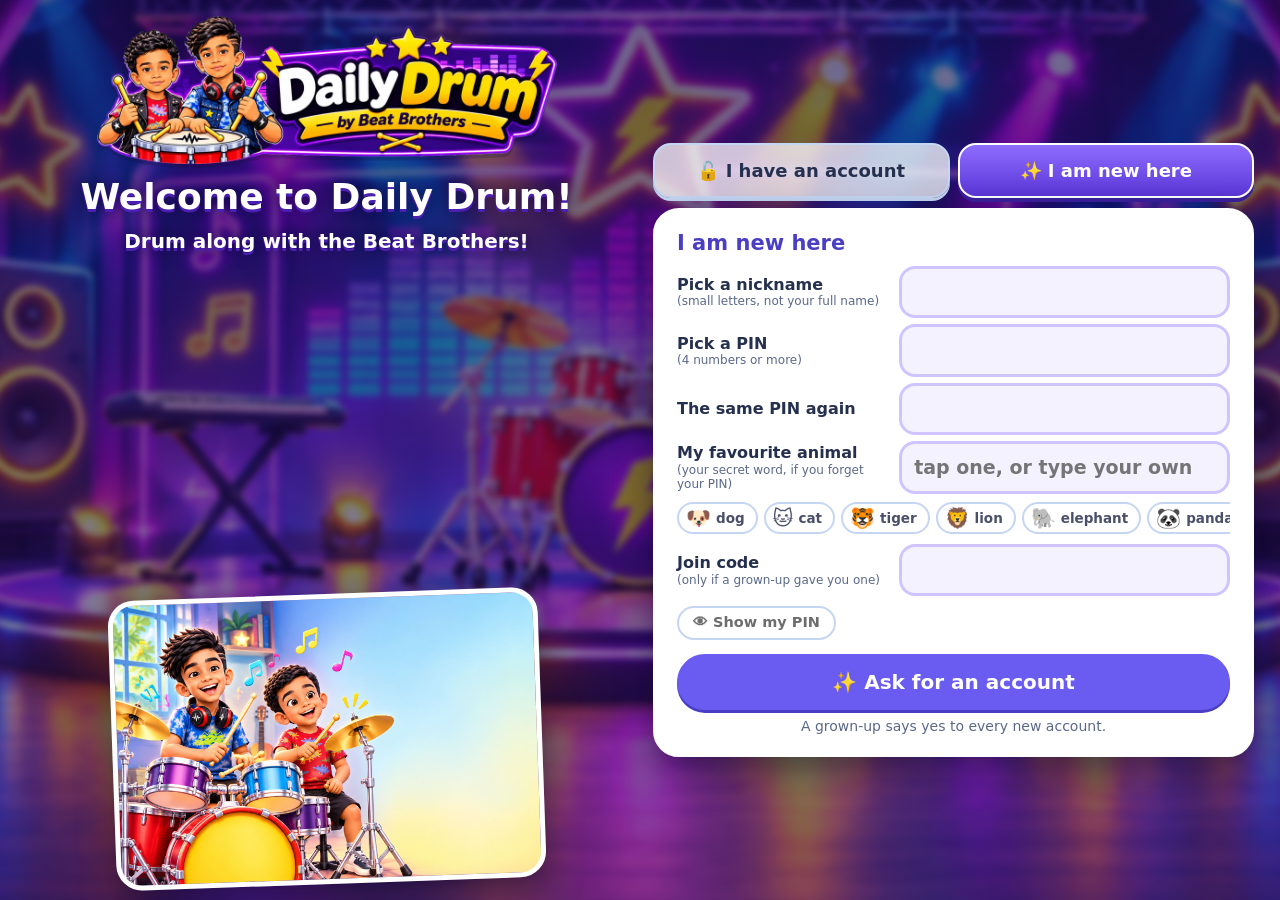
<file: index.html>
<!doctype html>
<html lang="en">
<head>
<meta charset="utf-8">
<meta name="viewport" content="width=device-width, initial-scale=1, viewport-fit=cover">
<title>Daily Drum</title>
<meta name="theme-color" content="#4b2bb8">
<meta name="mobile-web-app-capable" content="yes">
<meta name="apple-mobile-web-app-capable" content="yes">
<meta name="apple-mobile-web-app-title" content="Daily Drum">
<link rel="manifest" href="manifest.webmanifest">
<link rel="apple-touch-icon" href="icon-180.png">
<link rel="icon" type="image/png" href="icon-180.png">
<link rel="stylesheet" href="style.css">
<link rel="stylesheet" href="app.css">
</head>
<body>
<header>
  <button class="brand" id="brandName" title="Home"><span id="brandMark" class="logoMark"></span><span id="brandTxt">Daily Drum</span></button>
  <nav>
    <button id="navHub" class="tab"><span class="ti">&#127968;</span><span class="tx">Home</span></button>
    <button id="navLearn" class="tab"><span class="ti">&#129517;</span><span class="tx">Basics</span></button>
    <button id="navHome" class="tab"><span class="ti">&#129345;</span><span class="tx">Lessons</span></button>
    <button id="navSongs" class="tab"><span class="ti">&#127925;</span><span class="tx">Songs</span></button>
    <button id="navTour" class="tab"><span class="ti">&#127942;</span><span class="tx">Tour</span></button>
    <button id="navFriends" class="tab"><span class="ti">&#128101;</span><span class="tx">Friends</span></button>
    <button id="navProgress" class="tab"><span class="ti">&#11088;</span><span class="tx">Progress</span></button>
  </nav>
  <button id="navMe" class="meBtn" title="My drummer, my account, log out" aria-haspopup="true" aria-expanded="false"><span id="meFace" class="face"></span><span id="meName"></span><span class="caret">&#9662;</span></button>
  <div id="meMenu" class="meMenu hidden" role="menu">
    <div id="mmWho" class="mmWho"></div>
    <button id="mmMe" role="menuitem">&#127912; My drummer</button>
    <button id="mmAcct" role="menuitem">&#128100; My account</button>
    <button id="mmMsgs" role="menuitem">&#128236; My messages</button>
    <button id="mmOut" role="menuitem" class="danger">&#128682; Log out</button>
  </div>
  <button id="navSetup" class="tab gear" title="Setup: microphone, pads and options. A job for a grown-up." aria-label="Setup"><span class="ti">&#9881;</span><span class="tx">Setup</span></button>
  <div id="earStatus" class="status" role="status">Mic off</div>
</header>

<div id="frCard" class="frCard hidden" role="dialog" aria-modal="true" aria-label="Friend card"></div>
<div id="loading" class="loading hidden" role="status" aria-live="polite"><div class="loadBox"><div id="loadMascots" class="mascots tiny"></div><div id="loadingTxt">Loading…</div></div></div>
<main>
  <div id="fileNote" class="note hidden">The app was opened as a file, so the microphone cannot work. Close this tab and double-click <b>start.bat</b> instead.</div>
  <div id="httpNote" class="note hidden">This address does not begin with <b>https://</b>, so the browser will not let the app use the microphone. Open the app from its https address instead.</div>
  <!-- Home: who plays here, and every badge there is to collect -->
  <section id="hub" class="hidden">
    <div id="hubMsgs"></div>
    <div class="homeGrid">
      <!-- the Beat Brothers stand on the stage and talk: tips, and facts about drums -->
      <div id="brosPop" class="homeStage">
        <div class="brosBubble"><b id="brosKind" class="brosKind"></b><span id="brosSay"></span></div>
        <button id="brosFaces" class="brosDuo" title="Tap for another one" aria-label="The Beat Brothers. Tap for another tip or fact."></button>
      </div>
      <div class="homePanel hubHero">
        <div id="hubArt" class="hidden"></div>
        <div id="hubBand" class="hubBand"></div>
        <div class="hubTxt">
          <div id="hubHello" class="hubHello"></div>
          <div id="hubRank" class="muted"></div>
          <div class="xpBar hubXp"><i id="hubXpFill"></i></div>
          <button id="hubGo" class="primary big playBtn"></button>
          <div class="row quick">
            <button id="hubSongs">&#127925; Songs</button>
            <button id="hubTour">&#127942; Tour</button>
            <button id="hubMe">&#127912; My drummer</button>
            <button id="hubInbox">&#128236; Messages</button>
            <button id="hubAcct">&#128100; Account</button>
          </div>
        </div>
      </div>
    </div>
    <div class="badgeDock closed" id="badgeDock">
      <button class="badgeHead" id="badgeToggle" aria-expanded="false" aria-controls="badgeStrip"><b>&#127941; My badges</b><span id="hubCount" class="muted small"></span><span class="bChev" aria-hidden="true">&#9650; show</span></button>
      <div class="badgeStrip hscroll" id="badgeStrip">
        <div class="bGroup mine"><h3 id="hubMineH">&#11088; Mine</h3><div id="hubMine" class="badgeWall"></div></div>
        <div class="bGroup"><h3 id="hubBigH">&#127942; Big ones to earn</h3><div id="hubBig" class="badgeWall"></div></div>
        <div class="bGroup"><h3 id="hubRestH">More to earn</h3><div id="hubRest" class="badgeWall"></div></div>
        <div class="bGroup"><h3 title="Play the same lesson cleanly again and again to earn its medal.">&#127941; Practice medals</h3><div id="hubMedals" class="badgeWall"></div></div>
      </div>
    </div>
  </section>

  <!-- Lessons -->
  <section id="home" class="hidden">
    <div id="setupBanner" class="banner hidden">
      <div><strong>New pad? Check it first.</strong> The app starts with ready-made drum sounds. A two-minute check in Setup shows how well they fit your pad.</div>
      <button id="bannerSetup" class="primary">Open Setup</button>
    </div>
    <div id="profile" class="card profile">
      <div class="rank">
        <button id="homeFace" class="face faceBtn" title="Change your name and picture"></button>
        <div class="rankTxt">
          <div id="hello" class="hello"></div>
          <b><span id="rankIcon"></span> <span id="rankName"></span></b>
          <div class="xpBar"><i id="xpFill"></i></div>
          <span id="xpTxt" class="small muted"></span>
        </div>
      </div>
      <div class="pstats"><span id="dayStreak" title="Days in a row with practice"></span><span id="starTotal" title="Stars earned"></span><span id="comboBest" title="Longest run of right hits"></span></div>
      <div class="pbtns"><button id="continueBtn" class="primary big"></button><button id="weakBtn">&#127919; Practise my weak spots</button></div>
      <div id="badges" class="badges"></div>
    </div>
    <h1>Lessons</h1>
    <p class="muted">Go from top to bottom. Two stars or more? Move on to the next one! New to drums? Open <a href="#" id="learnLink">Basics</a> first.</p>
    <div id="lessonList" class="lessons"></div>
  </section>

  <!-- Songs -->
  <section id="songs" class="hidden">
    <h1>Songs</h1>
    <p class="muted">Play along with well-known children's songs. The app plays the tune; you play the drums. Try these after lesson 8.</p>
    <div id="songList" class="lessons"></div>

    <h1 class="gapTop">Your own music</h1>
    <p class="muted">Play along with any song you have as a file on this device (MP3, M4A or WAV). The file stays on this device.
      Wear headphones plugged into the device, so the microphone hears the drum pad and not the song. Songs inside streaming apps cannot be used.</p>
    <div class="row">
      <button id="addSong" class="primary">Add a song</button>
      <input id="songFile" type="file" accept="audio/*,.mp3,.m4a,.wav,.ogg,.flac" class="hidden">
      <span id="songMsg" class="small"></span>
    </div>
    <div id="trackList" class="lessons"></div>
    <details class="ideas">
      <summary>Song ideas that suit a beginner</summary>
      <ul>
        <li>Queen, "We Will Rock You": slow. Drum part: Boom, boom, clap.</li>
        <li>Katy Perry, "Roar": slow. Drum part: First beat, later Rock beat.</li>
        <li>Survivor, "Eye of the Tiger": medium. Drum part: Boom, tap, later Rock beat.</li>
        <li>The Beatles, "Yellow Submarine": medium. Drum part: Boom, tap.</li>
        <li>Justin Timberlake, "Can't Stop the Feeling!": medium. Drum part: First beat, later Dance beat.</li>
        <li>Pinkfong, "Baby Shark": medium. Drum part: Boom, tap, later Dance beat.</li>
        <li>Coldplay, "A Sky Full of Stars": quick. Drum part: Boom, tap, later Dance beat.</li>
        <li>Taylor Swift, "Shake It Off": fast. Drum part: Boom, tap at 70% speed first.</li>
      </ul>
    </details>
  </section>

  <!-- Start here: the drum kit and the basics, to click and hear rather than read -->
  <section id="learn" class="hidden">
    <h1>Basics <span class="muted small">Pick one to try</span></h1>
    <div id="learnBar" class="learnBar noFlow"><button id="learnBack">&larr; All of Basics</button></div>
    <div id="learnHub" class="learnHub noFlow"></div>
    <div class="card">
      <h2>&#129345; Meet the drum kit</h2>
      <p class="muted">Tap any part of the kit to hear it and to see where it is on your pad.</p>
      <div class="kitGrid">
        <svg id="kitSvg" viewBox="0 0 520 340" aria-label="A drum kit. Tap a part to hear it."></svg>
        <div class="kitInfo">
          <div id="kitName" class="kitName">Tap a drum</div>
          <div id="kitText" class="kitText">Every part of the kit has its own job in the band.</div>
          <div id="kitLimb" class="kitLimb"></div>
          <svg id="padKit" class="padSvg view" viewBox="0 0 420 340" aria-hidden="true"></svg>
          <div id="kitSeen" class="small muted"></div>
        </div>
      </div>
    </div>
    <div class="card">
      <h2>&#128147; Feel the beat</h2>
      <p class="muted">Press Play, then try the buttons: they change how many hits fit into each beat.</p>
      <div class="row">
        <button id="labPlay" class="primary big">&#9654; Play</button>
        <label>Tempo <input id="labTempo" type="range" min="40" max="160" step="5" value="80"> <b id="labTempoTxt">80</b> BPM <span id="labTempoWord" class="muted small"></span></label>
      </div>
      <div class="row" id="labFeels">
        <button data-div="1" class="feel active">4 beat</button>
        <button data-div="2" class="feel">8 beat</button>
        <button data-div="3" class="feel">Triplets</button>
        <button data-div="4" class="feel">16 beat</button>
      </div>
      <div id="labDots" class="labDots"></div>
      <div id="labSay" class="labSay"></div>
      <p class="muted small">Four beats make one <b>bar</b>. The loud click is beat 1. <b>BPM</b> means beats per minute: 60 BPM is one beat every second.</p>
    </div>
    <div class="card">
      <h2>&#127932; Read the notes</h2>
      <p class="muted">Each drum has its own place on the five lines. Tap a note to hear which drum it is.</p>
      <div id="readKey" class="notation readKey"></div>
      <div id="readInfo" class="labSay">Tap a note above.</div>
      <div class="howCards">
        <div class="how"><b>Cross or dot</b><span>A cross is a cymbal. A dot is a drum.</span></div>
        <div class="how"><b>Up or down</b><span>Stems pointing up are played by the hands. Stems pointing down are played by the feet.</span></div>
        <div class="how"><b>Left to right</b><span>Read it like a sentence. The numbers under the staff are the count.</span></div>
        <div class="how"><b>The two numbers</b><span>At the start: the top number is how many beats are in a bar.</span></div>
      </div>
      <h3>How long is a note?</h3>
      <p class="muted">The beams joining the notes tell you how fast they go. Pick one and press Play: the line shows where you are.</p>
      <div class="row" id="readTabs"></div>
      <div id="readStaff" class="notation readKey"></div>
      <div id="readSay" class="labSay"></div>
      <div class="row"><button id="readPlay" class="primary">&#9654; Play it</button></div>
      <p class="muted small">In every lesson the sheet music runs above the falling notes with the same moving line. When a lesson feels easy, tick "Sheet only" to hide the falling notes and play from the sheet.</p>
    </div>
    <div class="card" id="beatCard">
      <h2>&#129345; Beat maker</h2>
      <p class="muted small">Tap squares to build a beat, hear it, then practise it on your pad like a lesson.</p>
      <div class="row">
        <button id="bmPlay" class="primary">&#9654; Play</button>
        <label class="bmTempo"><input id="bmTempo" aria-label="Tempo" type="range" min="50" max="140" step="5" value="90"> <b id="bmTempoTxt">90</b> BPM</label>
        <button id="bmSteps" title="Switch between 8 and 16 squares in a bar">8 squares</button>
        <button id="bmClear">Clear</button>
      </div>
      <div id="bmGrid" class="bmGrid"></div>
      <div class="row" id="bmReady"><span class="muted small">Start from:</span></div>
      <div class="row bmGoRow"><button id="bmGo" class="playBtn">&#127919; Practise this beat</button><span id="bmSay" class="small bmSay"></span></div>
    </div>
    <div class="card" id="rgCard">
      <div class="rgHead"><h2 id="rgTitle"></h2><div id="rgDots" class="rgDots" aria-label="Rounds"></div></div>
      <div id="rgSteps" class="rgSteps"></div>
      <div class="row" id="rgTopics"></div>
      <div id="rgSay" class="labSay">Press Start.</div>
      <div id="rgStaff" class="notation readKey rgStaff"></div>
      <div id="rgLane" class="rgLane hidden" aria-hidden="true"><div class="trk"></div></div>
      <div id="rgOpts" class="rgOpts"></div>
      <svg id="rgPad" class="padSvg quizPad" viewBox="0 0 420 340" aria-label="Your drum pad. Tap the drum you heard."></svg>
      <div class="rgPlay">
        <button id="rgTap" class="rgTap hidden" aria-label="Tap the rhythm here">&#129345;<span>WAIT</span></button>
        <div class="row rgRow"><button id="rgGo" class="primary big">&#9654; Start</button><button id="rgAgain" class="hidden">&#128266; Hear it again</button></div>
      </div>
      <p id="rgBest" class="muted small"></p>
    </div>
    <div class="card" id="quizCard">
      <h2>&#127932; Note quiz: which drum is it?</h2>
      <p class="muted">A note appears on the staff. Tap that drum in the pad picture, or hit it on your real pad. Ten notes make one round.</p>
      <div class="row" id="quizLevels">
        <button data-lv="0" class="feel active">Easy: 3 drums</button>
        <button data-lv="1" class="feel">Medium: 6 drums</button>
        <button data-lv="2" class="feel">All 9</button>
      </div>
      <div id="quizStaff" class="notation readKey quizStaff"></div>
      <div id="quizSay" class="labSay">Press Start. Every right answer on the first try is a point.</div>
      <div class="row"><button id="quizGo" class="primary big">&#9654; Start the quiz</button><b id="quizScore" class="quizScore"></b></div>
      <svg id="quizPad" class="padSvg quizPad" viewBox="0 0 420 340" aria-label="Your drum pad. Tap the drum that the note shows."></svg>
      <p id="quizBest" class="muted small"></p>
    </div>
    <div class="card">
      <h2>&#129681; Sit and hold the sticks</h2>
      <div id="howCards" class="howCards"></div>
    </div>
    <div class="row"><button id="learnDone" class="primary big">Go to the lessons</button></div>
  </section>

  <!-- Account: nickname and PIN. Stars are saved online, and friends can be added. -->
  <section id="account" class="hidden">
    <div id="acMascots" class="mascots"></div>
    <h1 id="acTitle">Welcome to Daily Drum!</h1>
    <div id="acHello" class="acHello"></div>
    <div id="acOut">
      <p class="muted">Log in, or ask for an account if you are new. Your stars are saved in your account, so they are the same on every device, and you can add friends. A grown-up says yes to every new account.</p>
      <div class="acGrid">
        <div class="card">
          <h2>I have an account</h2>
          <label for="acNickIn">Nickname</label>
          <div class="inWrap" data-ic="&#128100;"><input id="acNickIn" class="textIn lower" maxlength="16" autocomplete="username" autocapitalize="none" autocorrect="off" spellcheck="false"></div>
          <label for="acPinIn">PIN</label>
          <div class="inWrap" data-ic="&#128273;"><input id="acPinIn" class="textIn" type="password" maxlength="40" autocomplete="current-password"><button type="button" class="eyeBtn" data-pins="acPinIn" aria-label="Show my PIN" aria-pressed="false">&#128065;</button></div>
          <div class="row"><button id="acLoginBtn" class="primary big wideBtn playBtn">&#129345; Let's drum!</button></div>
          <div id="acMsg" class="small acMsg"></div>
          <button id="acForgot" class="linkBtn">Forgot my PIN?</button>
          <div id="acForgotBox" class="forgotBox hidden">
            <p>No problem! Type your <b>nickname</b> in the box above. Then tell us your favourite animal (your secret word) and pick a new PIN.</p>
            <label for="acFWord">My favourite animal</label>
            <input id="acFWord" class="textIn" maxlength="40" autocomplete="off" autocapitalize="off">
            <label for="acFPin">My new PIN <span class="muted small">(4 numbers or more)</span></label>
            <input id="acFPin" class="textIn" type="password" maxlength="40" autocomplete="new-password">
            <label for="acFPin2">The same new PIN again</label>
            <input id="acFPin2" class="textIn" type="password" maxlength="40" autocomplete="new-password">
            <label class="showPin"><input type="checkbox" data-pins="acFPin,acFPin2"><span>&#128065; Show my PIN</span></label>
            <button id="acResetGo" class="primary big">&#128273; Set my new PIN</button>
            <div id="acResetMsg" class="small acMsg"></div>
            <button id="acForgotBoth" class="linkBtn">I forgot which animal I chose</button>
            <div id="acForgotAsk" class="hidden">
              <p>Then a grown-up helps. Press this button, and the grown-up who looks after Daily Drum will give you a new PIN themselves.</p>
              <button id="acForgotGo" class="big">Ask the grown-up for a new PIN</button>
              <div id="acForgotMsg" class="small acMsg"></div>
            </div>
          </div>
        </div>
        <div class="card">
          <h2>I am new here</h2>
          <label for="acNickNew">Pick a nickname <span class="muted small">(small letters, not your full name)</span></label>
          <input id="acNickNew" class="textIn lower" maxlength="16" autocomplete="off" autocapitalize="none" autocorrect="off" spellcheck="false">
          <label for="acPinNew">Pick a PIN <span class="muted small">(4 numbers or more)</span></label>
          <input id="acPinNew" class="textIn" type="password" maxlength="40" autocomplete="new-password">
          <label for="acPinNew2">The same PIN again</label>
          <input id="acPinNew2" class="textIn" type="password" maxlength="40" autocomplete="new-password">
          <label for="acWordNew">My favourite animal <span class="muted small">(your secret word, if you forget your PIN)</span></label>
          <input id="acWordNew" class="textIn" maxlength="40" autocomplete="off" autocapitalize="off" placeholder="tap one, or type your own">
          <div class="animalPick" data-for="acWordNew"></div>
          <label for="acJoin">Join code <span class="muted small">(only if a grown-up gave you one)</span></label>
          <input id="acJoin" class="textIn" maxlength="30" autocomplete="off">
          <label class="showPin"><input type="checkbox" data-pins="acPinNew,acPinNew2"><span>&#128065; Show my PIN</span></label>
          <div class="row"><button id="acNewBtn" class="primary big wideBtn">&#10024; Ask for an account</button></div>
          <div id="acMsg2" class="small acMsg"></div>
          <div class="small muted acNote">A grown-up says yes to every new account.</div>
        </div>
      </div>
    </div>
    <div id="acWait" class="card hidden">
      <h2 id="acWaitTitle"></h2>
      <p id="acWaitTxt" class="muted"></p>
      <div class="row"><button id="acCheck" class="primary big">Check again</button><button id="acOutBtn2" class="big outBtn">&#128682; Log out</button><span id="acWaitMsg" class="small"></span></div>
    </div>
    <div id="acIn" class="card acCard hidden">
      <div id="acFace" class="face big"></div>
      <div class="acInfo">
        <div class="acName" id="acNick"></div>
        <div class="acLine"><span class="acKey">Friend code</span><b id="acCode" class="code"></b></div>
        <div class="acLine"><span class="acKey">Account</span><span id="acValid"></span></div>
        <div class="acLine"><span class="acKey">Stars saved</span><span id="acSaved"></span> <button id="acSave" class="linkBtn">Save now</button><span id="acInMsg" class="small"></span></div>
        <div class="acLine"><span class="acKey">Secret word</span><span id="acWordState"></span> <button id="acWordOpen" class="linkBtn"></button></div>
        <div class="row acBtns">
          <button id="acDrummer" class="primary big">&#127912; My drummer</button>
          <button id="acMsgs" class="big">&#128236; My messages</button>
          <button id="acOutBtn" class="big outBtn">&#128682; Log out</button>
        </div>
        <button id="acPinOpen" class="linkBtn">Change my PIN</button>
        <div id="acWordBox" class="forgotBox hidden">
          <p>Your secret word lets you pick a new PIN if you ever forget yours. Choose a word you will remember, like your favourite animal. Keep it to yourself.</p>
          <label for="acWordPin">The PIN I use now</label>
          <input id="acWordPin" class="textIn" type="password" maxlength="40" autocomplete="current-password">
          <label for="acWordIn">My secret word</label>
          <input id="acWordIn" class="textIn" maxlength="40" autocomplete="off" autocapitalize="off">
          <div class="row"><button id="acWordGo" class="primary big">Save my secret word</button><button id="acWordCancel" class="big">Cancel</button></div>
          <div id="acWordMsg" class="small acMsg"></div>
        </div>
      </div>
    </div>
    <div id="acPin" class="card hidden">
      <h2 id="acPinTitle">Choose your own new PIN</h2>
      <p id="acPinTxt" class="muted"></p>
      <div class="pinGrid">
        <label for="acPinOld" id="acPinOldLbl">The PIN the grown-up gave you</label>
        <input id="acPinOld" class="textIn" type="password" maxlength="40" autocomplete="current-password">
        <label for="acPinA">Your new PIN <span class="muted small">(4 numbers or more)</span></label>
        <input id="acPinA" class="textIn" type="password" maxlength="40" autocomplete="new-password">
        <label for="acPinB">The same new PIN again</label>
        <input id="acPinB" class="textIn" type="password" maxlength="40" autocomplete="new-password">
      </div>
      <label class="showPin"><input type="checkbox" data-pins="acPinOld,acPinA,acPinB"> Show the PINs</label>
      <div class="row"><button id="acPinGo" class="primary big">Save my new PIN</button><button id="acPinCancel" class="big">Cancel</button><button id="acPinOut" class="big outBtn">&#128682; Log out</button></div>
      <div id="acPinMsg" class="small acMsg"></div>
    </div>
  </section>

  <!-- My messages: everything the grown-up sent -->
  <section id="inbox" class="hidden">
    <h1>&#128236; My messages</h1>
    <p class="muted">Messages from the grown-up who looks after Daily Drum. Newest first.</p>
    <div id="acInboxList" class="inboxList"></div>
    <div class="row"><button id="inboxHome" class="primary big">&#127968; Back to Home</button></div>
  </section>

  <!-- Friends: by code, and only when both say yes -->
  <section id="friends" class="hidden">
    <h1>Friends</h1>
    <div id="frOut" class="card">
      <p>Friends can see each other's rank and points. You need an account for that.</p>
      <div class="row"><button id="frLogin" class="primary big">Log in or make an account</button></div>
    </div>
    <div id="frIn" class="hidden">
      <div class="card">
        <h2>Add a friend</h2>
        <p class="muted">Tell a friend your code, or type theirs. You are friends when both of you have said yes.</p>
        <p>My friend code: <b id="frCode" class="code"></b></p>
        <div class="row">
          <input id="frAddIn" class="textIn" maxlength="10" placeholder="Friend's code" autocomplete="off" autocapitalize="characters">
          <button id="frAddBtn" class="primary">Ask to be friends</button>
        </div>
        <div id="frMsg" class="small acMsg"></div>
        <div id="frOutgoing" class="small muted"></div>
      </div>
      <div id="frIncomingBox" class="card hidden">
        <h2>Friend requests</h2>
        <div id="frIncoming"></div>
      </div>
      <div class="card">
        <h2>&#127942; Friends board</h2>
        <p class="muted small">Most rank points first. Stars, badges, days in a row and Tour stops are shown too.</p>
        <div id="frBoard"></div>
        <p id="frEmpty" class="muted">No friends yet. Add one with their code!</p>
      </div>
    </div>
  </section>

  <!-- Tour: challenges that test one skill each -->
  <section id="tour" class="hidden">
    <div id="tourMap">
      <h1>Tour</h1>
      <p class="muted">Take your drummer on tour. Every stop has four challenges that test one skill each. Win trophies to play the gig: a long piece of music. Finish the gig to earn that stop's background for your drummer.</p>
      <div class="row" id="tourLv">
        <b>How hard?</b>
        <button class="feel" data-lv="rookie">Rookie</button>
        <button class="feel" data-lv="pro">Pro</button>
      </div>
      <div class="tourHost"><span id="tourHostFace"></span><div id="tourLvTxt" class="hostSay"></div></div>
      <h2 class="tourPick">Choose your stage</h2>
      <div id="tourStops" class="tourStops"></div>
      <div id="tourStop"></div>
    </div>
    <div id="tourPlay" class="hidden">
      <div class="playTop">
        <button id="tourBack">&larr; Tour</button>
        <div class="playTitle">
          <div id="tourTitle" class="title"></div>
          <div id="tourGoal" class="muted small"></div>
        </div>
        <button id="tourStart" class="primary">Start</button>
      </div>
      <div id="tourNote" class="note hidden"></div>
      <div class="stage tourStage">
        <div id="tourArea" class="tourArea"></div>
        <div class="side">
          <div class="sideTitle">Your pad</div>
          <svg id="padTour" class="padSvg view tap" viewBox="0 0 420 340" aria-label="Your drum pad. Tap a pad to play it without the real pad."></svg>
          <div class="buddy">
            <div id="venueT" class="venue"></div>
            <div id="buddyFaceT" class="buddyFace"></div>
            <div id="buddySayT" class="buddySay"></div>
          </div>
        </div>
      </div>
    </div>
    <div id="tourDone" class="hidden">
      <div id="tdoneFace" class="face mid cheerFace"></div>
      <div id="tdoneCheer" class="cheer"></div>
      <div class="card"><ul id="tdoneLines" class="tLines"></ul></div>
      <div class="row">
        <button id="tdoneAgain" class="primary">Play again</button>
        <button id="tdoneBack">Back to the Tour</button>
      </div>
    </div>
  </section>

  <!-- This is me: the cartoon drummer (there is no photo: everyone is their drummer, on this device and for friends) -->
  <section id="me" class="hidden">
    <h1 id="meTitle">Who is drumming?</h1>
    <div class="card meCard">
      <div class="meLeft">
        <div id="mePreview" class="face big"></div>
        <div id="mePreviewName" class="hello"></div>
      </div>
      <div class="meForm">
        <label for="meNameIn"><b>My name</b></label>
        <div class="row">
          <input id="meNameIn" class="textIn" maxlength="20" placeholder="Type your name" autocomplete="off">
        </div>
        <h3>&#127912; Dress my drummer for today</h3>
        <div id="meOpts"></div>
        <div class="row">
          <span id="meMsg" class="small"></span>
        </div>
      </div>
    </div>
    <div class="row"><button id="meDone" class="primary big">Done</button></div>
    <div id="mePlayers" class="card">
      <h2>Who else plays here?</h2>
      <p class="muted">Every player has their own stars, rank and badges.</p>
      <div id="meSwitch" class="row"></div>
      <div id="meRemoveRow" class="row dangerRow hidden">
        <span class="muted small">For a grown-up: this erases this player's stars and cannot be undone.</span>
        <button id="meRemove" class="danger">Remove this player</button>
      </div>
    </div>
  </section>

  <!-- Progress -->
  <section id="progress" class="hidden">
    <h1>My progress</h1>
    <div id="pgCards" class="pgCards"></div>
    <div class="card">
      <h2>&#127942; My records</h2>
      <p class="muted">Your own best scores. Can you beat yourself?</p>
      <div id="pgRecords" class="pgCards"></div>
    </div>
    <div class="card">
      <h2>Minutes practised, last 14 days</h2>
      <div id="pgDays" class="pgDays"></div>
    </div>
    <div class="card">
      <h2>&#127919; Practise my weak spots</h2>
      <p class="muted">Three lessons picked from your scores and from the pads you miss most.</p>
      <div id="pgWeak" class="lessons"></div>
    </div>
    <div class="card">
      <h2>Tests and exams</h2>
      <p class="muted">Each level ends with a test and each stage with an exam. Nothing is locked: take them whenever you feel ready, as often as you like.</p>
      <div id="pgTests" class="lessons"></div>
    </div>
    <h2 class="gapTop">Every lesson</h2>
    <p class="muted">Tap a lesson to play it. The line in each chart is the pass mark. A crown means the lesson was played with two stars at its goal tempo.</p>
    <div id="pgLessons"></div>
    <div class="card">
      <h2>Where your progress is kept</h2>
      <p class="muted">Stars, medals, history and badges are stored inside this app on this device. They are not in the app folder and not on the internet. Save a backup file before you clear the browser's data or move to another device, and load it there.</p>
      <div class="row">
        <button id="pgSave" class="primary">Save a backup file</button>
        <button id="pgLoad">Load a backup file</button>
        <input id="pgFile" type="file" accept=".json,application/json" class="hidden">
        <span id="pgMsg" class="small"></span>
      </div>
      <div class="row dangerRow">
        <span class="muted small">For a grown-up: this cannot be undone.</span>
        <button id="pgReset" class="danger">Erase all progress</button>
      </div>
    </div>
  </section>

  <!-- Test result -->
  <section id="testDone" class="hidden">
    <div id="tdCheer" class="cheer"></div>
    <div class="card" style="text-align:center"><div id="tdScore" class="score"></div><div id="tdNote" class="muted"></div></div>
    <div class="card"><h2>Piece by piece</h2><div id="tdParts"></div></div>
    <div class="row">
      <button id="tdAgain" class="primary">Take it again</button>
      <button id="tdCert" class="primary hidden">&#127891; Show certificate</button>
      <button id="tdHome">All lessons</button>
      <button id="tdProgress">My progress</button>
    </div>
  </section>

  <!-- Certificate -->
  <section id="cert" class="hidden">
    <div class="certPage">
      <div class="certTop">&#129345; <span id="certBrand">Daily Drum</span></div>
      <div class="certTitle">Certificate</div>
      <div id="certFace" class="face mid"></div>
      <div class="muted">This is to certify that</div>
      <input id="certName" class="certName" placeholder="Type the drummer's name" maxlength="40" aria-label="Name on the certificate">
      <div class="muted">has completed the</div>
      <div id="certStage" class="certStage"></div>
      <div id="certGrade" class="certGrade"></div>
      <div id="certParts" class="small muted"></div>
      <div id="certDate" class="certDate"></div>
      <div id="certMascots" class="mascots tiny"></div>
    </div>
    <div class="row noPrint"><button id="certPrint" class="primary">Print</button><button id="certBack">Back</button></div>
  </section>

  <!-- Setup: "My pad" -->
  <section id="setup" class="hidden" data-mode="idle">
    <h1>My pad <span class="muted small">Does the app hear every drum?</span></h1>
    <div class="padDash">
      <div class="card padMain">
        <div class="micRow">
          <button id="connectBtn" class="primary">Turn on microphone</button>
          <div class="meterWrap">
            <div class="meter"><div id="meterBar"></div><div id="meterMark"></div></div>
            <span id="meterTxt" class="muted small">Hit a pad: the bar should pass the line.</span>
          </div>
          <button id="setMoreBtn" title="Microphone choice, sensitivity, timing, left hand">&#9881; More</button>
        </div>
        <svg id="padMap" class="padSvg" viewBox="0 0 420 340" aria-label="Your drum pad. Tap a drum to see how well the app hears it."></svg>
        <div class="padSay">
          <div id="testOut" class="testOut">Hit any pad</div>
          <div id="chkPrompt" class="chkPrompt"></div>
          <div id="calPrompt" class="calPrompt"></div>
          <div id="calDots" class="dots"></div>
          <div class="row calBtns">
            <button id="calPause" class="primary hidden">Stop teaching</button>
            <button id="calHear" class="hidden" title="Plays the app's own example of this drum. Your pad will sound a little different.">&#128266; Hear an example</button>
            <button id="calSkip" class="hidden">Skip this drum</button>
            <button id="calRedo" class="hidden">Start this drum again</button>
            <button id="calMore" class="hidden" title="Keeps what the app already knows about this drum and adds eight more hits (up to 32 in all).">Add 8 more hits instead</button>
            <button id="calForget" class="hidden">Forget this drum</button>
          </div>
        </div>
      </div>
      <div class="card padSide">
        <div id="padSum" class="padSum"></div>
        <div id="padHealth" class="padHealth"></div>
        <div class="padActs">
          <button id="chkStart" class="primary big">&#9989; Check my pad</button>
          <button id="chkFix" class="big hidden"></button>
          <button id="latOpen" class="big" title="Measures how late this device plays and hears sound, so hits are judged fairly">&#9201; Check the timing</button>
       </div>
        <div id="calResult" class="muted small"></div>
      </div>
    </div>

    <!-- one drum: how it did in the check, the hits it was taught, teach or forget -->
    <div id="padCard" class="frCard hidden" role="dialog" aria-modal="true" aria-label="One drum">
      <div class="card padCardBox">
        <button id="padCardX" class="xBtn" aria-label="Close">&#10005;</button>
        <h2 id="padCardT"></h2>
        <p id="padCardS" class="muted"></p>
        <div class="row">
          <button id="padCardTeach" class="primary big"></button>
          <button id="padCardForget" class="hidden">Forget what was taught</button>
        </div>
        <div id="chkOut" class="chkOut"></div>
      </div>
    </div>

    <!-- timing: measure the delay of this device, then try it against the click -->
    <div id="latCard" class="frCard hidden" role="dialog" aria-modal="true" aria-label="Check the timing">
      <div class="card latBox">
        <button id="latX" class="xBtn" aria-label="Close">&#10005;</button>
        <h2>Check the timing</h2>
        <p class="muted small">Every device plays and hears sound a little late. The app must know how late, or a good hit is called "early" or "late".</p>
        <div class="latNow">
          <span>Delay of this device</span>
          <b id="latVal">60 ms</b>
          <span id="latHow" class="muted small"></span>
        </div>
        <ol class="latSteps">
          <li id="latS1"><b>1</b><span><strong>Measure.</strong> Stay quiet for 4 seconds while the app listens to its own click.</span></li>
          <li id="latS2"><b>2</b><span><strong>Try it.</strong> Hit one pad on every click and watch where the dots land.</span></li>
        </ol>
        <div class="latGaugeRow">
          <i id="latBeat" class="latBeat" aria-hidden="true"></i>
          <div class="latGaugeWrap">
            <div id="latGauge" class="latGauge" aria-hidden="true"><i class="zGood"></i><i class="zPerf"></i><i class="zMid"></i><span id="latDots"></span></div>
            <div class="latLbl"><span>&#9664; Early</span><span>On the beat</span><span>Late &#9654;</span></div>
          </div>
        </div>
        <div id="latOut" class="latOut" role="status"></div>
        <div class="row latBtns">
          <button id="latBtn" class="primary big">1. Measure the delay</button>
          <button id="latTry" class="big">2. Try it with the click</button>
          <button id="latStopBtn" class="big hidden">Stop</button>
          <button id="latUse" class="hidden"></button>
        </div>
      </div>
    </div>

    <!-- everything that is needed once, or seldom -->
    <div id="setMore" class="frCard hidden" role="dialog" aria-modal="true" aria-label="More settings">
      <div class="card setMoreBox">
        <button id="setMoreX" class="xBtn" aria-label="Close">&#10005;</button>
        <h2>More settings</h2>
        <div class="setGrid">
          <div>
            <h3>Microphone</h3>
            <div class="row">
              <select id="deviceSel" class="hidden" aria-label="Choose microphone"><option value="">Default microphone</option></select>
            </div>
            <div class="row">
              <label for="sens">Sensitivity</label>
              <input id="sens" type="range" min="0" max="100" value="50">
            </div>
            <p class="muted small">Raise it if soft hits are missed; lower it if noise counts as hits.</p>
            <h3>Left or right hand</h3>
            <div class="row">
              <label for="handSel">The drummer is</label>
              <select id="handSel"><option value="R">right-handed</option><option value="L">left-handed</option></select>
            </div>
            <h3>All drums at once</h3>
            <div class="row">
              <button id="calStart">Teach all pads</button>
              <button id="calReset" class="hidden">Forget all pads</button>
            </div>
            <p class="muted small">"Teach all pads" walks through every drum that has not been taught, 8 hits each. "Forget all pads" goes back to the ready-made sounds.</p>
          </div>
          <div>
            <h3>Timing</h3>
            <p class="muted small">Every device delays sound a little. Measure it once so "early" and "late" are judged fairly. Takes about 5 seconds.</p>
            <div class="row">
              <button id="latOpen2" class="primary">&#9201; Check the timing</button>
            </div>
            <div class="row">
              <label for="offset">Timing offset</label>
              <input id="offset" type="range" min="-50" max="400" value="60">
              <span id="offsetTxt" class="small">60 ms</span>
            </div>
            <div class="row">
              <label for="clickVol">Metronome volume</label>
              <input id="clickVol" type="range" min="0" max="100" value="50">
            </div>
            <h3>Pads hit together (optional)</h3>
            <p class="muted small">The app works these out from the single drums. It is more exact if it has heard them together: tap a pair, then hit both pads at once, 8 times.</p>
            <div id="comboList" class="comboList"></div>
            <p class="muted small keysHint">No pad nearby? Any lesson can be tried by tapping the pad picture beside the notes, or with the keyboard:
              <kbd>A</kbd> hi-hat, <kbd>S</kbd> snare, <kbd>Space</kbd> kick, <kbd>Q</kbd> crash, <kbd>E</kbd> <kbd>D</kbd> <kbd>F</kbd> toms, <kbd>R</kbd> ride.</p>
          </div>
        </div>
      </div>
    </div>
  </section>

  <!-- Practice -->
  <section id="play" class="hidden">
    <div class="playTop">
      <button id="backBtn">&larr; All lessons</button>
      <div class="playTitle">
        <div id="lessonTitle" class="title"></div>
        <div id="lessonGoal" class="muted small"></div>
      </div>
      <button id="demoBtn" title="Watch and hear how it should sound before you try">Listen first</button>
      <button id="startBtn" class="primary">Start</button>
    </div>
    <div class="controls">
      <label id="tempoLabel" class="ctl tempoCtl" title="How fast the beat goes"><span class="ci" aria-hidden="true">&#9201;</span><span class="ct">Tempo</span> <input id="tempo" type="range" min="40" max="180" step="5" value="60" aria-label="Tempo"> <b id="tempoTxt">60</b><span class="unit">BPM</span> <span id="tempoWord" class="muted small"></span> <span id="tempoGoal" class="small goalChip"></span></label>
      <label id="speedLabel" class="ctl hidden" title="Slower is easier. A slowed-down song also sounds lower.">Song speed <input id="speed" type="range" min="60" max="100" step="5" value="100"> <span id="speedTxt">100</span>%</label>
      <label id="partLabel" class="ctl hidden">Drum part <select id="trackPart"></select></label>
      <div class="ctlIcons">
        <label id="waitLabel" class="tog" title="Wait mode: the notes stop and wait until you hit the right pad" data-on="Wait mode is on: the notes stop and wait until you hit the right pad." data-off="Wait mode is off: the notes keep moving in time."><input id="waitMode" type="checkbox"><span class="ci" aria-hidden="true">&#9995;</span><span class="ct">Wait</span></label>
        <label id="climbLabel" class="tog" title="Speed climb: the beat gets 5 BPM faster after every clean round" data-on="Speed climb is on: every clean round is 5 BPM faster. Three hearts: a messy round costs one." data-off="Speed climb is off."><input id="climbMode" type="checkbox"><span class="ci" aria-hidden="true">&#128640;</span><span class="ct">Climb</span></label>
        <label id="loopLabel" class="tog" title="Repeat: keep going round until you press Stop" data-on="Repeat is on: it keeps going round until you press Stop." data-off="Repeat is off: the lesson ends by itself."><input id="loopMode" type="checkbox"><span class="ci" aria-hidden="true">&#128257;</span><span class="ct">Repeat</span></label>
        <label id="sheetOnlyLabel" class="tog" title="Sheet only: hides the falling notes, so you play from the sheet music" data-on="Sheet only is on: the falling notes are hidden. Read the sheet music!" data-off="Sheet only is off: the falling notes are back."><input id="sheetOnly" type="checkbox"><span class="ci" aria-hidden="true">&#127932;</span><span class="ct">Sheet only</span></label>
        <label id="musicLabel" class="tog hidden" title="Play the tune: the app plays the song's tune while you drum" data-on="The tune is on: the app plays the song while you drum." data-off="The tune is off: you hear only the click and your drums."><input id="musicOn" type="checkbox" checked><span class="ci" aria-hidden="true">&#127926;</span><span class="ct">Tune</span></label>
        <button id="metroBtn" type="button" class="tog" title="Metronome: click sound, silent flash, or off"><span class="ci" aria-hidden="true">&#128276;</span><span class="ct">Click</span></button>
        <select id="metroMode" class="hidden" aria-hidden="true" tabindex="-1">
          <option value="sound">Click sound</option>
          <option value="visual">Flash only (silent)</option>
          <option value="off">Off</option>
        </select>
      </div>
      <div id="ctlSay" class="ctlSay hidden" role="status"></div>
    </div>
    <div id="hud" class="hud" aria-live="off">
      <div class="hudTile ok"><i>&#9989;</i><b id="hudHit">0</b><span>right</span></div>
      <div class="hudTile bad" id="hudMissT"><i>&#10060;</i><b id="hudMiss">0</b><span>missed</span></div>
      <div class="hudTile run"><i>&#128293;</i><b id="hudRun">0</b><span>in a row</span></div>
      <div class="hudTile pts"><i>&#11088;</i><b id="hudPts">0</b><span>points</span></div>
      <div class="hudProg"><div class="hudBar"><i id="hudFill"></i><img id="hudBro" src="art/b1-walk.png" alt=""></div><span id="hudTime">0:00</span><span class="hudFlag">&#127937;</span></div>
    </div>
    <div id="playNote" class="note hidden"></div>
    <div id="testBar" class="focus testBar hidden"></div>
    <div id="focusLine" class="focus hidden"></div>
    <div id="sheet" class="sheet notation"></div>
    <div class="stage">
      <canvas id="lane"></canvas>
      <div id="missChip" class="missChip hidden" role="status"></div>
      <div id="missBig" class="missBig" aria-hidden="true">MISS</div>
      <div class="side">
        <div class="sideTitle">Your pad</div>
        <svg id="padView" class="padSvg view tap" viewBox="0 0 420 340" aria-label="Your drum pad. Tap a pad to play it without the real pad."></svg>
        <div class="sideAux">
        <div id="metroVis" class="metroVis" aria-hidden="true">
          <svg viewBox="0 0 120 92"><path class="mvBody" d="M44 88 L54 10 Q60 4 66 10 L76 88 Z"/><path class="mvFace" d="M50 82 L56.5 22 L63.5 22 L70 82 Z"/><g id="metroArm"><line x1="60" y1="80" x2="60" y2="10"/><rect x="53" y="26" width="14" height="12" rx="3"/></g><circle class="mvPin" cx="60" cy="80" r="4"/></svg>
          <div id="metroDots" class="metroDots"></div>
        </div>
        <div id="limbPic" class="limbPic" aria-hidden="true"><span data-l="LF"><img src="art/limb-lf.jpg" alt=""><b>Left foot</b></span><span data-l="LH"><img src="art/limb-lh.jpg" alt=""><b>Left hand</b></span><span data-l="RH"><img src="art/limb-rh.jpg" alt=""><b>Right hand</b></span><span data-l="RF"><img src="art/limb-rf.jpg" alt=""><b>Right foot</b></span></div>
        <div id="nextUp" class="nextUp"></div>
        <div id="climbHud" class="climbHud hidden"></div>
        <div class="buddy">
          <div id="venue" class="venue"></div>
          <div id="buddyFace" class="buddyFace"></div>
          <div id="buddySay" class="buddySay"></div>
        </div>
        <div id="padHint" class="padHint"></div>
        </div>
      </div>
    </div>
    <div id="lessonTip" class="tip"></div>
    <div id="tempoTry" class="tempoTry hidden"></div>
    <details id="alignBox" class="card hidden">
      <summary>Line up the notes with the song (for a grown-up, once per song)</summary>
      <p class="muted small">Press "Listen first". You hear the song, a click on every beat, and the drum part. The click should land exactly on the song's beat, like a foot tapping along. If it does not, use these buttons while it plays.</p>
      <div id="alignInfo" class="small"></div>
      <div class="row">
        <button id="alEarlier">&#9664; Click earlier</button>
        <button id="alLater">Click later &#9654;</button>
        <span id="nudgeTxt" class="muted small"></span>
      </div>
      <div class="row">
        <button id="alHalf">Click is twice too fast</button>
        <button id="alDouble">Click is twice too slow</button>
        <button id="alBetween">Click falls between the beats</button>
        <button id="alSwap">Kick and snare are swapped</button>
      </div>
      <div class="row">
        <button id="alTap">Tap the beat</button>
        <span id="tapTxt" class="muted small">If the click is completely off: tap this button in time with the song, 8 times or more.</span>
      </div>
      <div class="row">
        <label for="seek">Jump to</label>
        <input id="seek" type="range" min="0" max="1000" value="0">
        <span id="seekTxt" class="muted small">0:00</span>
      </div>
    </details>
  </section>

  <!-- Recap -->
  <section id="recap" class="hidden">
    <div class="recapHero">
      <div id="recapBroL" class="recapBro"></div>
      <div class="recapMid">
        <div class="recapStage"><div id="recapFace" class="face flyFace"></div><div id="recapBros" class="recapBros"></div></div>
        <div id="recapCheer" class="cheer"></div>
        <h1 id="recapTitle">How did it go?</h1>
        <div class="card big recapMain"><div id="recapStars" class="stars"></div><div id="recapScore" class="score"></div><div class="muted">Score</div><div id="recapNote" class="muted small"></div></div>
        <div class="row recapBtns">
          <button id="againBtn" class="primary big">&#128257; Play again</button>
          <button id="nextBtn" class="big playBtn">&#9654; Next lesson</button>
          <button id="homeBtn" class="big">All lessons</button>
        </div>
      </div>
      <div id="recapBroR" class="recapBro"></div>
    </div>
    <div class="recapStrip hscroll">
      <div class="card stat"><div id="recapAcc" class="num"></div><div class="muted">Notes hit</div></div>
      <div class="card stat"><div id="recapTiming" class="num"></div><div class="muted">Timing</div></div>
      <div class="card stat"><div id="recapExtra" class="num"></div><div class="muted">Wrong or extra hits</div></div>
      <div class="card gains">
        <div class="gain"><div id="recapPoints" class="num"></div><div class="muted">Points</div></div>
        <div class="gain"><div id="recapCombo" class="num"></div><div class="muted">Best run of right hits</div></div>
        <div class="gain"><div id="recapXp" class="num"></div><div class="muted" id="recapRank"></div></div>
        <div id="recapBadges" class="newBadges"></div>
      </div>
      <div id="recapFocus" class="focus hidden"></div>
      <div class="card wide"><h2>Pad by pad</h2><div id="recapPads"></div></div>
      <div class="card wide"><h2>Coach tips</h2><ul id="recapTips"></ul><div id="offsetOffer" class="row hidden"></div></div>
    </div>
  </section>
</main>

<script src="config.js"></script>
<script src="lessons.js"></script>
<script src="audio.js"></script>
<script src="track.js"></script>
<script src="game.js"></script>
<script src="track2.js"></script>
<script src="tour.js"></script>
<script src="online.js"></script>
<script src="facts.js"></script>
<script src="app.js"></script>
<script src="ui.js"></script>
<canvas id="confetti" class="confetti hidden"></canvas>
</body>
</html>
</file>
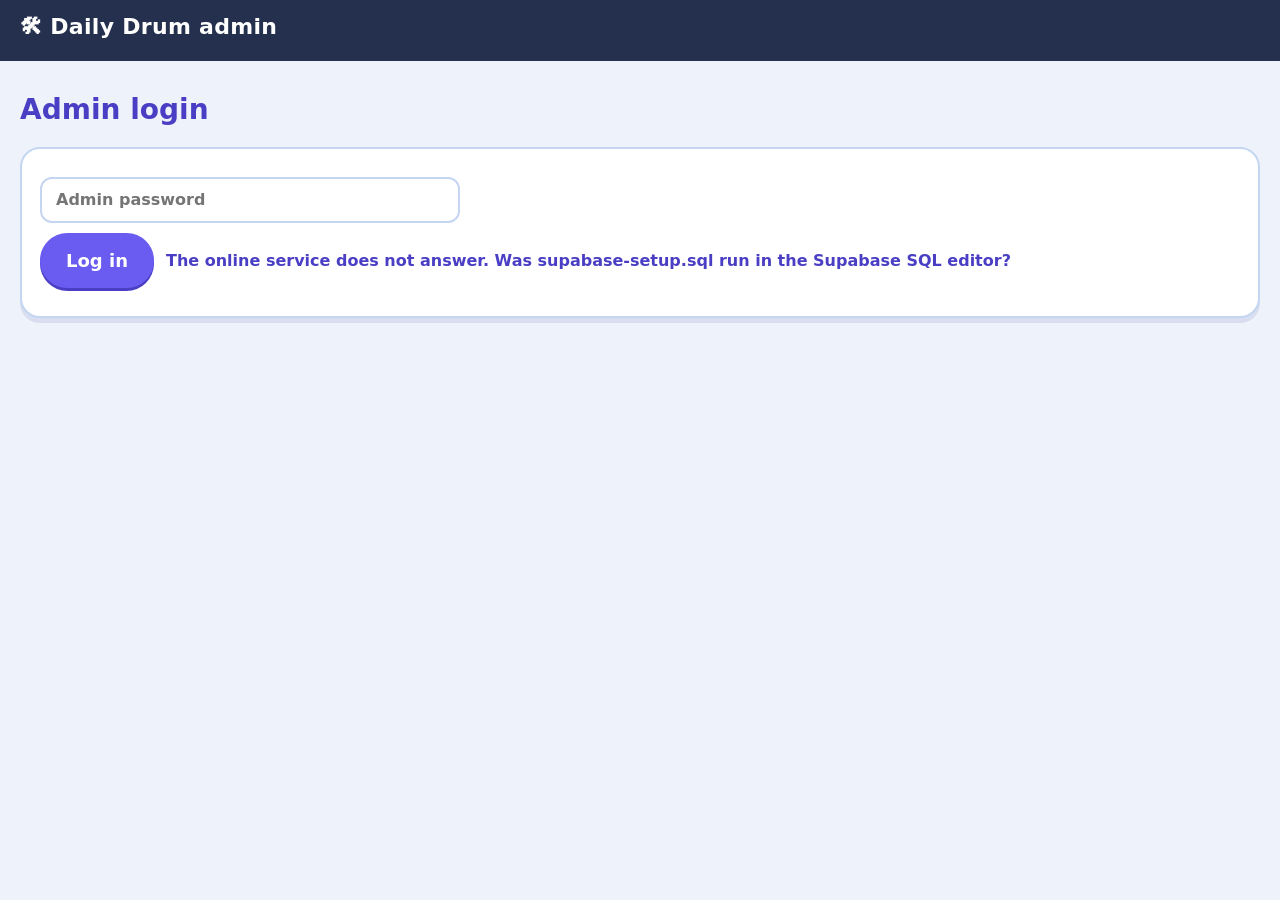
<file: admin.html>
<!doctype html>
<html lang="en">
<head>
<meta charset="utf-8">
<meta name="viewport" content="width=device-width, initial-scale=1">
<meta name="robots" content="noindex, nofollow">
<title>Daily Drum admin</title>
<link rel="stylesheet" href="style.css">
<style>
  body { background: #eef2fb; }
  header { background: #25304f; box-shadow: none; }
  .brand::before { content: "🛠 "; }
  main { max-width: 1280px; }
  table.adm { width: 100%; border-collapse: collapse; background: #fff; border-radius: 14px; overflow: hidden; }
  table.adm th { text-align: left; font-size: 12px; color: var(--muted); padding: 8px 10px; background: var(--panel2); white-space: nowrap; }
  table.adm td { padding: 8px 10px; border-top: 1px solid var(--line); font-size: 14px; vertical-align: middle; }
  table.adm tbody tr { cursor: pointer; }
  table.adm tbody tr:hover, table.adm tbody tr.sel { background: #f3efff; }
  .tableWrap { overflow-x: auto; }
  .chipS { display: inline-block; padding: 2px 10px; border-radius: 999px; font-weight: 700; font-size: 12px; }
  .chipS.active { background: #eafff2; color: #17794a; } .chipS.pending { background: #fff3bf; color: #7a5a00; }
  .chipS.disabled { background: #ffe5e2; color: #b3261e; } .chipS.expired { background: #e6e9f2; color: #4a5578; }
  .admFace { width: 36px; height: 36px; border-color: var(--line); vertical-align: middle; margin-right: 8px; }
  .admGrid { display: grid; grid-template-columns: repeat(auto-fit, minmax(150px, 1fr)); gap: 10px; }
  .admGrid .card { margin: 0; text-align: center; padding: 12px; }
  .admTabs { display: flex; gap: 8px; flex-wrap: wrap; margin: 12px 0; }
  textarea.textIn { width: 100%; min-height: 70px; font-weight: 400; resize: vertical; }
  .logRow { display: grid; grid-template-columns: 170px 140px 150px 1fr; gap: 8px; padding: 5px 8px; border-top: 1px solid var(--line); font-size: 13px; }
  .lvBar { display: grid; grid-template-columns: minmax(160px, 320px) 1fr 80px; gap: 10px; align-items: center; margin: 4px 0; font-size: 14px; }
  .pendRow { display: flex; align-items: center; gap: 12px; flex-wrap: wrap; padding: 8px 12px; border: 2px solid #f2c230; background: #fff9de; border-radius: 14px; margin: 8px 0; }
  .wide { width: 100%; max-width: 420px; }
  .pendRow.help { border-color: #7cc4f0; background: #e8f6ff; }
</style>
</head>
<body>
<header>
  <div class="brand">Daily Drum admin</div>
  <nav></nav>
  <button id="admOut" class="tab hidden">Log out</button>
</header>
<main>
  <!-- first visit: create the one admin password -->
  <section id="vSetup" class="hidden">
    <h1>Create the admin password</h1>
    <div class="card">
      <p class="muted">This is the first visit to the admin page, so the admin password is created now. There is only one. Choose at least 10 characters and keep it somewhere safe: it cannot be shown again.</p>
      <div class="row"><input id="suP1" class="textIn wide" type="password" placeholder="New admin password" autocomplete="new-password"></div>
      <div class="row"><input id="suP2" class="textIn wide" type="password" placeholder="The same password again" autocomplete="new-password"></div>
      <div class="row"><button id="suGo" class="primary big">Create password</button><span id="suMsg" class="small acMsg"></span></div>
    </div>
  </section>

  <section id="vLogin" class="hidden">
    <h1>Admin login</h1>
    <div class="card">
      <div class="row"><input id="liP" class="textIn wide" type="password" placeholder="Admin password" autocomplete="current-password"></div>
      <div class="row"><button id="liGo" class="primary big">Log in</button><span id="liMsg" class="small acMsg"></span></div>
    </div>
  </section>

  <section id="vMain" class="hidden">
    <div id="aCards" class="admGrid"></div>
    <div class="admTabs">
      <button class="feel active" data-tab="tUsers">Players</button>
      <button class="feel" data-tab="tMsgs">Messages</button>
      <button class="feel" data-tab="tLog">Activity log</button>
      <button class="feel" data-tab="tSet">Settings</button>
      <button id="aRefresh">&#8635; Refresh</button>
      <span id="aMsg" class="small acMsg"></span>
    </div>

    <div id="tUsers">
      <div id="aPending"></div>
      <div class="card">
        <h2>All players</h2>
        <div class="row"><input id="aFilter" class="textIn" placeholder="Find a nickname"><span class="muted small">Click a row for progress and actions.</span></div>
        <div class="tableWrap"><table class="adm"><thead><tr><th>Player</th><th>Status</th><th>Valid until</th><th>Last seen</th><th>Rank</th><th>Points</th><th>Stars</th><th>Badges</th><th>Days in a row</th><th>Tour stops</th><th>Friends</th></tr></thead><tbody id="aRows"></tbody></table></div>
      </div>
      <div id="aDetail" class="card hidden"></div>
    </div>

    <div id="tMsgs" class="hidden">
      <div class="card">
        <h2>Send a message</h2>
        <p class="muted">The message appears on the player's home page the next time the app is opened, until they press OK.</p>
        <div class="row"><label for="mTo">To</label><select id="mTo"></select></div>
        <textarea id="mBody" class="textIn" maxlength="500" placeholder="For example: Great practice this week! Try the Tour today."></textarea>
        <div class="row"><button id="mSend" class="primary">Send message</button><span id="mMsg" class="small acMsg"></span></div>
      </div>
      <div class="card"><h2>Sent messages</h2><div id="mList"></div></div>
    </div>

    <div id="tLog" class="hidden">
      <div class="card"><h2>Activity log</h2><p class="muted small">Sign-ups, logins, wrong PINs, friend requests and everything done on this page. Newest first.</p><div id="lList"></div></div>
    </div>

    <div id="tSet" class="hidden">
      <div class="card">
        <h2>Join code</h2>
        <p class="muted">When a join code is set, a new player must type it to ask for an account. Leave it empty and anyone who finds the app can ask (you still approve each one).</p>
        <div class="row"><input id="sJoin" class="textIn" maxlength="30" placeholder="No join code"><button id="sJoinSave" class="primary">Save join code</button><span id="sJoinMsg" class="small acMsg"></span></div>
      </div>
      <div class="card">
        <h2>Change the admin password</h2>
        <div class="row"><input id="sP1" class="textIn wide" type="password" placeholder="New admin password (10 or more)" autocomplete="new-password"></div>
        <div class="row"><input id="sP2" class="textIn wide" type="password" placeholder="The same password again" autocomplete="new-password"></div>
        <div class="row"><button id="sPSave" class="primary">Change password</button><span id="sPMsg" class="small acMsg"></span></div>
      </div>
    </div>
  </section>
</main>
<script src="config.js"></script>
<script src="lessons.js"></script>
<script src="game.js"></script>
<script src="admin.js"></script>
</body>
</html>
</file>
<file: style.css>
:root {
  --bg: #dff3ff; --panel: #ffffff; --panel2: #eef4ff; --line: #c5d6f2;
  --text: #25304f; --muted: #5a688a; --accent: #6a5cf0; --accentDark: #4a3fc4;
  --good: #1c9d58; --bad: #e0453c; --warn: #f2a100; --sun: #ffd84a;
}
* { box-sizing: border-box; }
html, body { margin: 0; min-height: 100%; }
body {
  color: var(--text); font: 16px/1.5 "Trebuchet MS", "Segoe UI", system-ui, sans-serif;
  background: linear-gradient(165deg, #aee4ff 0%, #dff3ff 35%, #fff6cf 75%, #ffe3ef 100%) fixed var(--bg);
}
.hidden { display: none !important; }
header { display: flex; align-items: center; gap: 20px; padding: 10px 20px; background: linear-gradient(90deg, #6a5cf0, #b05cf0 60%, #f06aa8); box-shadow: 0 4px 0 rgba(60, 40, 150, .25); }
.brand { font-weight: 800; font-size: 22px; letter-spacing: .3px; color: #fff; }
.brand::before { content: "🥁 "; }
nav { display: flex; gap: 8px; flex: 1; }
.status { font-size: 13px; color: #fff; background: rgba(0, 0, 0, .22); padding: 4px 12px; border-radius: 999px; }
.status.on { background: #1c9d58; }
main { max-width: 1180px; margin: 0 auto; padding: 20px; }
h1 { font-size: 28px; margin: 8px 0 6px; color: var(--accentDark); }
h2 { font-size: 18px; margin: 0 0 6px; }
.muted { color: var(--muted); }
.small { font-size: 13px; }
kbd { background: #fff; border: 1px solid var(--line); border-bottom-width: 3px; border-radius: 6px; padding: 0 6px; font: 12px Consolas, monospace; }
button { background: #fff; color: var(--text); border: 2px solid var(--line); border-radius: 999px; padding: 8px 18px; font: inherit; font-weight: 700; cursor: pointer; box-shadow: 0 3px 0 var(--line); transition: transform .06s, box-shadow .06s; }
button:hover { border-color: var(--accent); }
button:active { transform: translateY(2px); box-shadow: 0 1px 0 var(--line); }
button.primary { background: var(--accent); border-color: var(--accent); color: #fff; box-shadow: 0 3px 0 var(--accentDark); }
button.primary:hover { background: #7a6df5; }
header button.tab { background: rgba(255, 255, 255, .2); border-color: transparent; color: #fff; box-shadow: none; }
header button.tab.active { background: #fff; color: var(--accentDark); }
button:disabled { opacity: .5; cursor: default; }
select, input[type=range], input[type=checkbox] { accent-color: var(--accent); }
select { background: #fff; color: var(--text); border: 2px solid var(--line); border-radius: 12px; padding: 8px; font: inherit; min-width: 260px; max-width: 100%; }
.row { display: flex; align-items: center; gap: 12px; flex-wrap: wrap; margin: 10px 0; }
.card { background: var(--panel); border: 2px solid var(--line); border-radius: 20px; padding: 18px; margin: 16px 0; box-shadow: 0 5px 0 rgba(90, 110, 170, .15); }
.banner { display: flex; align-items: center; justify-content: space-between; gap: 16px; background: #fff3bf; border: 2px solid #f2c230; border-radius: 20px; padding: 14px 18px; margin-bottom: 14px; }

.gapTop { margin-top: 30px; }
.controls select { min-width: 0; padding: 5px 8px; }
.lessons { display: grid; gap: 10px; margin-top: 14px; }
.lesson { display: flex; align-items: center; gap: 14px; background: var(--panel); border: 2px solid var(--line); border-radius: 18px; padding: 12px 16px; cursor: pointer; text-align: left; width: 100%; font-weight: 400; box-shadow: 0 3px 0 var(--line); }
.lesson:hover { border-color: var(--accent); background: #f7f5ff; }
.lesson .n { width: 38px; height: 38px; border-radius: 50%; background: var(--sun); color: #5a4300; display: grid; place-items: center; font-weight: 800; flex: none; }
.lesson .t { flex: 1; }
.lesson .t b { display: block; font-size: 17px; }
.lesson .s { color: var(--warn); letter-spacing: 2px; white-space: nowrap; font-size: 20px; }
.lesson .s .off { color: #d5deee; }
/* each level gets its own colour */
details.level { margin-top: 16px; }
details.level > summary { cursor: pointer; display: flex; align-items: baseline; gap: 12px; flex-wrap: wrap; padding: 12px 18px; background: var(--lv, #6a5cf0); color: #fff; border-radius: 18px; box-shadow: 0 4px 0 rgba(0, 0, 0, .15); }
details.level > summary b { font-size: 18px; }
details.level > summary .muted { flex: 1; min-width: 200px; color: rgba(255, 255, 255, .92); }
details.level > summary .cnt { background: rgba(255, 255, 255, .25); padding: 2px 10px; border-radius: 999px; white-space: nowrap; font-weight: 700; }
details.level > summary .cnt.all { background: #fff; color: var(--good); }
details.level > .lessons { margin-top: 10px; }
details.level:nth-of-type(7n+1) { --lv: #ef6a5b; }
details.level:nth-of-type(7n+2) { --lv: #f08a24; }
details.level:nth-of-type(7n+3) { --lv: #d9a400; }
details.level:nth-of-type(7n+4) { --lv: #33a852; }
details.level:nth-of-type(7n+5) { --lv: #1f9bd1; }
details.level:nth-of-type(7n+6) { --lv: #6a5cf0; }
details.level:nth-of-type(7n+7) { --lv: #c153d6; }

.trackRow { display: flex; gap: 8px; align-items: stretch; }
.trackRow .lesson { flex: 1; min-width: 0; }
.note { background: #fff3bf; border: 2px solid #f2c230; border-radius: 16px; padding: 10px 14px; margin: 12px 0; }
details.ideas { margin-top: 16px; color: var(--muted); }
details.ideas summary, details.card summary { cursor: pointer; }
details.card summary { font-weight: 700; color: var(--text); }
details.ideas li { margin: 4px 0; }
#seek { width: 340px; max-width: 55vw; }

.meterWrap { margin: 12px 0; }
.meter { position: relative; height: 16px; background: var(--panel2); border: 1px solid var(--line); border-radius: 8px; overflow: hidden; }
#meterBar { height: 100%; width: 0; background: var(--good); transition: width .05s linear; }
#meterMark { position: absolute; top: 0; bottom: 0; width: 3px; background: var(--warn); left: 30%; }
.calGrid { display: grid; grid-template-columns: minmax(280px, 470px) 1fr; gap: 22px; align-items: center; }
@media (max-width: 760px) { .calGrid { grid-template-columns: 1fr; } }

/* The pad picture: dark rubber mat with white-ringed pads, like the real one. */
.padSvg { width: 100%; user-select: none; }
.padSvg .mat { fill: #2d3250; }
.padSvg .box { fill: #3c4266; }
.padSvg .logo { fill: #7b83ad; font-size: 11px; font-weight: 800; letter-spacing: 3px; text-anchor: middle; }
.padSvg .spot { cursor: pointer; outline: none; }
.padSvg .spot .pad { fill: var(--c); fill-opacity: .25; stroke: #fff; stroke-width: 4; transition: fill-opacity .15s; }
.padSvg .spot:hover .pad, .padSvg .spot:focus-visible .pad { fill-opacity: .6; }
.padSvg .spot.done .pad { fill-opacity: 1; }
.padSvg .spot.flash .pad { fill: #fff; fill-opacity: 1; }
.padSvg .spot .ring { fill: none; stroke: var(--sun); stroke-width: 6; opacity: 0; }
.padSvg .spot.target .ring { opacity: 1; animation: padPulse .9s ease-in-out infinite; }
.padSvg .spot.target .pad { fill-opacity: .75; }
.padSvg .spot text { text-anchor: middle; pointer-events: none; }
.padSvg .spot .lbl { fill: #fff; font-size: 11px; font-weight: 700; }
.padSvg .spot.done .lbl, .padSvg .spot.flash .lbl { fill: #1d2340; }
.padSvg .spot.pedal .pad { stroke: #2d3250; stroke-width: 3; fill-opacity: .35; }
.padSvg .spot.pedal .lbl, .padSvg .spot.pedal .cnt { fill: #1d2340; }
.padSvg .spot.pedal .cnt { font-size: 11px; }
.padSvg .spot.mini .pad { stroke-width: 3; stroke-dasharray: 4 3; }
.padSvg .spot.mini .lbl, .padSvg .spot.mini .cnt { font-size: 9px; }
.padSvg .spot .cnt { fill: #fff; font-size: 13px; font-weight: 800; }
.padSvg .spot.done .cnt { fill: #1d2340; }
.padSvg .spot .tick { display: none; }
.padSvg .spot.done .tick { display: inline; }
.padSvg .spot .tick circle { fill: #1c9d58; stroke: #fff; stroke-width: 2; }
.padSvg .spot .tick text { fill: #fff; font-size: 12px; font-weight: 800; }
.padSvg .spot.pop { animation: padPop .6s ease-out; transform-box: fill-box; transform-origin: center; }
@keyframes padPulse { 0%, 100% { stroke-width: 4; opacity: 1; } 50% { stroke-width: 10; opacity: .45; } }
@keyframes padPop { 0% { transform: scale(1); } 35% { transform: scale(1.18); } 100% { transform: scale(1); } }
@media (prefers-reduced-motion: reduce) { .padSvg .spot.target .ring, .padSvg .spot.pop { animation: none; } }

.calPrompt { font-size: 22px; font-weight: 700; min-height: 66px; color: var(--accentDark); }
.dots { display: flex; gap: 10px; margin: 10px 0; min-height: 26px; }
.dots span { width: 26px; height: 26px; border-radius: 50%; border: 3px solid var(--line); background: #fff; }
.dots span.on { background: var(--good); border-color: var(--good); }
.testOut { font-size: 34px; font-weight: 800; min-height: 56px; color: var(--accentDark); }
.testOut small { font-size: 14px; font-weight: 400; color: var(--muted); margin-left: 10px; }

.playTop { display: flex; align-items: center; gap: 14px; }
.playTitle { flex: 1; }
.title { font-size: 22px; font-weight: 800; color: var(--accentDark); }
.controls { display: flex; gap: 22px; flex-wrap: wrap; align-items: center; background: var(--panel); border: 2px solid var(--line); border-radius: 18px; padding: 10px 16px; margin: 12px 0; }
.controls label { display: flex; align-items: center; gap: 8px; }
.stage { display: flex; background: #0d1017; border: 4px solid #6a5cf0; border-radius: 22px; overflow: hidden; box-shadow: 0 6px 0 rgba(60, 40, 150, .25); }
#lane { display: block; flex: 1; min-width: 0; height: 540px; }
.tip { margin-top: 12px; color: var(--text); background: rgba(255, 255, 255, .7); border-radius: 14px; padding: 8px 14px; }

.recapGrid { display: grid; grid-template-columns: 1.4fr 1fr 1fr 1fr; gap: 14px; }
@media (max-width: 760px) { .recapGrid { grid-template-columns: 1fr 1fr; } }
.recapGrid .card { margin: 0; text-align: center; }
.stars { color: var(--warn); font-size: 40px; letter-spacing: 4px; }
.stars .off { color: #d5deee; }
.score { font-size: 40px; font-weight: 800; }
.num { font-size: 28px; font-weight: 800; }
.padRow { display: grid; grid-template-columns: 110px 1fr 90px; gap: 12px; align-items: center; margin: 6px 0; }
.bar { height: 12px; background: var(--panel2); border-radius: 6px; overflow: hidden; }
.bar i { display: block; height: 100%; background: var(--good); }
#recapTips { margin: 0; padding-left: 20px; }
#recapTips li { margin: 4px 0; }

/* ---------- pad picture beside the notes, and in "Start here" ---------- */
.padSvg.view .spot { cursor: default; pointer-events: none; }
.padSvg.view .spot .pad { fill-opacity: calc(0.1 + 0.9 * var(--lvl, 0)); transition: none; }
.padSvg.view .spot.used .pad { stroke: #fff; }
.padSvg.view .spot:not(.used) .pad { stroke: #6a7196; }
.padSvg.view .spot:not(.used) .lbl { fill: #8089ad; }
.padSvg.view .spot.pedal .pad { stroke: #8089ad; }
.padSvg.view .spot.pedal.used .pad { stroke: #fff; }
.padSvg.view .spot.pedal .lbl { fill: #fff; }
.padSvg.view .spot.now .ring { opacity: 1; }
.padSvg.view .spot.hitok .pad { fill: #6fcf97; fill-opacity: 1; }
.padSvg.view .spot.hitbad .pad { fill: #eb5757; fill-opacity: 1; }
.padSvg.view .spot .tick { display: none !important; }
.side { width: 280px; flex: none; background: #151a29; color: #e8ecf4; padding: 12px 12px 8px; border-left: 1px solid #2f3850; display: flex; flex-direction: column; gap: 6px; }
.sideTitle { font-size: 12px; font-weight: 800; letter-spacing: 1px; text-transform: uppercase; color: #96a0b8; }
.nextUp { min-height: 40px; font-weight: 700; font-size: 14px; color: #ffd84a; }
.notation { background: #fffdf5; border-radius: 12px; padding: 8px 6px 6px; color: #25304f; }
.notation svg { width: 100%; display: block; overflow: visible; margin-top: 8px; }
.notation .st { stroke: #25304f; stroke-width: 1; }
.notation .st.b { stroke-width: 3; }
.notation .stem { stroke: #25304f; stroke-width: 1.2; }
.notation .beam { stroke: #25304f; stroke-width: 3; }
.notation .nh { fill: #25304f; }
.notation .xh { stroke: #25304f; stroke-width: 1.6; fill: none; }
.notation text { text-anchor: middle; fill: #25304f; }
.notation .ts { font: 800 19px Georgia, serif; }
.notation .ct { font-size: 8px; fill: #7a86a6; }
.notation .ct.on { font-weight: 800; fill: #25304f; font-size: 9px; }
.notation .tup { font: italic 8px Georgia, serif; }
.notation .small { font-size: 11px; color: #5a688a; padding: 2px 4px 0; }
@media (max-width: 900px) { .stage { flex-direction: column; } .side { width: auto; border-left: 0; border-top: 1px solid #2f3850; } .side .padSvg { max-width: 320px; align-self: center; } #lane { flex: none; width: 100%; } }
.focus { background: #eafff2; border: 2px solid #8fd9ae; border-radius: 14px; padding: 8px 14px; margin: 10px 0; font-weight: 700; }

/* ---------- profile, badges, rewards ---------- */
.profile { display: grid; grid-template-columns: 1fr auto auto; gap: 14px 20px; align-items: center; background: linear-gradient(120deg, #ffffff, #f3efff); }
.rank { display: flex; align-items: center; gap: 14px; min-width: 0; }
.rankIcon { font-size: 44px; line-height: 1; }
.rankTxt { flex: 1; min-width: 0; }
.rankTxt b { font-size: 20px; color: var(--accentDark); }
.xpBar { height: 14px; background: var(--panel2); border: 1px solid var(--line); border-radius: 7px; overflow: hidden; margin: 4px 0; max-width: 420px; }
.xpBar i { display: block; height: 100%; background: linear-gradient(90deg, #6a5cf0, #f06aa8); transition: width .6s; }
.pstats { display: flex; flex-direction: column; gap: 2px; font-weight: 700; white-space: nowrap; }
button.big { font-size: 18px; padding: 12px 24px; }
.badges { grid-column: 1 / -1; display: flex; flex-wrap: wrap; gap: 8px; }
.badge { width: 40px; height: 40px; display: grid; place-items: center; font-size: 22px; border-radius: 50%; background: var(--panel2); border: 2px solid var(--line); filter: grayscale(1); opacity: .45; cursor: help; }
.badge.got { filter: none; opacity: 1; background: #fff3bf; border-color: #f2c230; }
@media (max-width: 760px) { .profile { grid-template-columns: 1fr; } }
.stageHead { margin: 26px 0 0; font-size: 22px; color: var(--accentDark); letter-spacing: .5px; }
.stageHead::before { content: "🎓 "; }
details.teach { margin: 10px 0 0; background: rgba(255, 255, 255, .75); border: 2px dashed var(--line); border-radius: 16px; padding: 8px 14px; }
details.teach > summary { cursor: pointer; font-weight: 700; }
.howCards { display: grid; grid-template-columns: repeat(auto-fill, minmax(220px, 1fr)); gap: 12px; margin-top: 10px; }
.how { background: #fff; border: 2px solid var(--line); border-radius: 16px; padding: 12px; display: flex; flex-direction: column; gap: 4px; }
.howIcon { font-size: 34px; line-height: 1.1; }
.how b { color: var(--accentDark); font-size: 17px; }
.how span { font-size: 14px; }
.cheer { font-size: 40px; font-weight: 800; text-align: center; color: var(--accentDark); margin-top: 6px; animation: cheerIn .5s ease-out both; }
.stars .st { color: #d5deee; display: inline-block; }
.stars .st.on { color: var(--warn); animation: starPop .5s ease-out both; }
@keyframes starPop { 0% { transform: scale(0) rotate(-40deg); } 70% { transform: scale(1.4) rotate(8deg); } 100% { transform: scale(1); } }
@keyframes cheerIn { 0% { transform: scale(.6); opacity: 0; } 100% { transform: scale(1); opacity: 1; } }
.gains { display: flex; flex-wrap: wrap; gap: 14px 40px; align-items: center; }
.gain { text-align: center; }
.newBadges { display: flex; flex-direction: column; gap: 6px; }
.newBadge { background: #fff3bf; border: 2px solid #f2c230; border-radius: 999px; padding: 4px 14px; font-weight: 700; animation: cheerIn .5s .6s ease-out both; }
.confetti { position: fixed; inset: 0; width: 100vw; height: 100vh; pointer-events: none; z-index: 50; }
@media (prefers-reduced-motion: reduce) { .stars .st.on, .cheer, .newBadge { animation: none; } }

/* ---------- pads hit together ---------- */
h3 { margin: 18px 0 2px; font-size: 16px; }
.comboList { display: flex; flex-wrap: wrap; gap: 8px; margin-top: 8px; }
button.combo { padding: 6px 14px; font-size: 14px; }
button.combo i { display: none; font-style: normal; color: var(--good); margin-left: 6px; }
button.combo.done { border-color: var(--good); }
button.combo.done i { display: inline; }
button.combo.target { background: var(--sun); border-color: #e0b400; }

/* ---------- Start here ---------- */
.kitGrid { display: grid; grid-template-columns: minmax(300px, 1.5fr) minmax(240px, 1fr); gap: 20px; align-items: start; }
@media (max-width: 820px) { .kitGrid { grid-template-columns: 1fr; } }
#kitSvg { width: 100%; background: linear-gradient(#f4f0ff, #e6f4ff); border-radius: 18px; user-select: none; }
#kitSvg .rug { fill: #d9c7f7; }
#kitSvg .stand { stroke: #8d95b3; stroke-width: 4; stroke-linecap: round; }
#kitSvg .kpart { cursor: pointer; outline: none; }
#kitSvg .cym { fill: #f2cf63; stroke: #c79a1c; stroke-width: 2; }
#kitSvg .bell { fill: #c79a1c; }
#kitSvg .shell { fill: var(--c); stroke: #25304f; stroke-width: 2; }
#kitSvg .shell.ringo { fill: none; stroke: var(--c); stroke-width: 10; }
#kitSvg .head { fill: #fffdf5; stroke: #25304f; stroke-width: 2; }
#kitSvg .pedal { fill: #5a688a; stroke: #25304f; stroke-width: 2; }
#kitSvg .kpart:hover, #kitSvg .kpart:focus-visible { filter: brightness(1.12) drop-shadow(0 0 6px rgba(106, 92, 240, .7)); }
#kitSvg .kpart.sel { filter: drop-shadow(0 0 10px #6a5cf0); animation: kitHit .25s ease-out; transform-box: fill-box; transform-origin: center; }
@keyframes kitHit { 0% { transform: scale(1); } 40% { transform: scale(1.08); } 100% { transform: scale(1); } }
.kitName { font-size: 26px; font-weight: 800; color: var(--accentDark); }
.kitText { font-size: 16px; margin: 6px 0; min-height: 72px; }
.kitLimb { font-weight: 700; margin-bottom: 8px; min-height: 24px; }
.kitInfo .padSvg { max-width: 300px; }
button.feel.active { background: var(--accent); border-color: var(--accent); color: #fff; box-shadow: 0 3px 0 var(--accentDark); }
.labDots { display: flex; gap: 14px; flex-wrap: wrap; margin: 14px 0 6px; }
.labBeat { display: flex; gap: 6px; align-items: center; background: var(--panel2); border-radius: 999px; padding: 8px 12px; }
.labBeat span { width: 34px; height: 34px; border-radius: 50%; display: grid; place-items: center; background: #fff; border: 2px solid var(--line); font-size: 12px; font-weight: 700; color: var(--muted); transition: transform .05s; }
.labBeat span.big { width: 46px; height: 46px; font-size: 18px; color: var(--text); border-color: var(--accent); }
.labBeat span.lit { background: var(--sun); border-color: #e0b400; transform: scale(1.2); color: #25304f; }
.labSay { font-size: 18px; font-weight: 700; color: var(--accentDark); min-height: 30px; }
a { color: var(--accentDark); font-weight: 700; }
.kitInfo .padSvg.view .spot.pedal .lbl { fill: #1d2340; }
.kitInfo .padSvg.view .spot.pedal .pad { stroke: #2d3250; }

/* ---------- progress, tests, certificate ---------- */
.pbtns { display: flex; flex-direction: column; gap: 8px; align-items: stretch; }
.lesson .mm { white-space: nowrap; color: var(--accentDark); font-weight: 700; }
.goalChip { background: #fff3bf; border-radius: 999px; padding: 2px 10px; font-weight: 700; }
.goalChip:empty { display: none; }
.lesson.test { background: #f3efff; border-style: dashed; border-color: #a99df5; }
.lesson.test .n { background: #fff; font-size: 20px; }
.lesson.test .s { color: var(--accentDark); font-size: 14px; font-weight: 700; letter-spacing: 0; }
.lesson.test.passed { background: #eafff2; border-color: #8fd9ae; border-style: solid; }
.lesson.test.exam { margin-top: 12px; background: linear-gradient(120deg, #fff3bf, #ffe3ef); border-color: #f2c230; border-style: solid; }
.testBar { background: #f3efff; border-color: #a99df5; }
.pgCards { display: grid; grid-template-columns: repeat(auto-fit, minmax(170px, 1fr)); gap: 12px; }
.pgCards .card { margin: 0; text-align: center; }
.pgDays { display: flex; gap: 8px; align-items: flex-end; height: 130px; }
.dayCol { flex: 1; height: 100%; display: flex; flex-direction: column; justify-content: flex-end; align-items: center; gap: 4px; }
.dayCol i { display: block; width: 100%; max-width: 38px; min-height: 3px; background: linear-gradient(#f06aa8, #6a5cf0); border-radius: 8px 8px 0 0; }
.dayCol span { font-size: 12px; color: var(--muted); font-weight: 700; }
.pgTable { width: 100%; border-collapse: collapse; margin-top: 10px; background: #fff; border-radius: 14px; overflow: hidden; }
.pgTable th { text-align: left; font-size: 12px; color: var(--muted); padding: 8px 10px; background: var(--panel2); }
.pgTable td { padding: 7px 10px; border-top: 1px solid var(--line); font-size: 14px; }
.pgTable tbody tr { cursor: pointer; }
.pgTable tbody tr:hover { background: #f7f5ff; }
.pgTable td.s { color: var(--warn); letter-spacing: 1px; white-space: nowrap; }
.pgTable td.s .off { color: #d5deee; }
.spark { width: 90px; height: 24px; display: block; }
.spark line { stroke: #d5deee; stroke-width: 1; stroke-dasharray: 3 2; }
.spark polyline { fill: none; stroke: var(--accent); stroke-width: 2; }
.spark circle { fill: var(--accent); }
.padRow.wide { grid-template-columns: minmax(140px, 260px) 1fr 150px; }
.padRow.low .bar i { background: var(--warn); }
.padRow.wide button { margin-left: 8px; padding: 2px 12px; font-size: 13px; }
.certPage { background: #fffdf5; border: 10px double #c79a1c; border-radius: 12px; padding: 40px 30px; text-align: center; max-width: 760px; margin: 20px auto; display: flex; flex-direction: column; gap: 10px; align-items: center; }
.certTop { font-weight: 800; color: var(--accentDark); letter-spacing: 2px; }
.certTitle { font: 800 54px Georgia, serif; color: #25304f; }
.certName { font: 700 34px Georgia, serif; text-align: center; border: 0; border-bottom: 2px solid #c79a1c; background: transparent; width: 80%; color: #25304f; padding: 4px; }
.certStage { font: 800 30px Georgia, serif; color: var(--accentDark); }
.certGrade { font-size: 20px; font-weight: 700; }
.certDate { margin-top: 14px; font-weight: 700; }
@media print {
  body { background: #fff !important; }
  header, .noPrint, .confetti, main > section:not(#cert) { display: none !important; }
  .certPage { margin: 0 auto; }
}
.newBadge.plain { background: var(--panel2); border-color: var(--line); animation: none; }

/* ---------- sheet music strip and reading lessons ---------- */
.sheet { border: 2px solid var(--line); border-radius: 16px; margin: 10px 0; padding: 6px 12px 6px; }
.sheet svg { max-height: 150px; margin-top: 0; }
.sheet.one svg { max-width: 560px; }
.notation .cur { stroke: #e0453c; stroke-width: 2.5; opacity: .85; }
.notation .rest { fill: none; stroke: #25304f; stroke-width: 1.8; stroke-linecap: round; stroke-linejoin: round; }
.readKey { max-width: 620px; border: 2px solid var(--line); border-radius: 16px; padding: 6px 10px; margin: 8px 0; }
.readKey .hitbox { fill: transparent; cursor: pointer; outline: none; }
.readKey .hitbox:hover, .readKey .hitbox:focus-visible { fill: rgba(106, 92, 240, .12); }
.readKey .hitbox.sel { fill: rgba(255, 216, 74, .4); }
/* ---------- pad check ---------- */
.chkPrompt { font-weight: 700; color: var(--accentDark); font-size: 17px; }
.chkOut { display: grid; gap: 6px; margin-top: 8px; }
.chkRow { display: flex; flex-wrap: wrap; align-items: center; gap: 6px 14px; padding: 6px 12px; border-radius: 12px; border: 2px solid var(--line); background: #fff; }
.chkRow b { min-width: 170px; }
.chkRow.ok { border-color: #8fd9ae; background: #eafff2; }
.chkRow.warn { border-color: #f2c230; background: #fff9de; }
.chkRow.bad { border-color: #f0a39d; background: #fff0ee; }
.chkRow button { padding: 3px 12px; font-size: 13px; }
/* ---------- player, avatar, header, calmer screens ---------- */
.small { font-size: 14px; }
.card h2 { color: var(--accentDark); font-size: 19px; }
.brand { white-space: nowrap; }
header { gap: 12px; }
header button.tab.gear { background: rgba(0, 0, 0, .18); font-weight: 600; }
.face { display: inline-block; width: 34px; height: 34px; border-radius: 50%; overflow: hidden; background: #fff; border: 3px solid #fff; box-shadow: 0 2px 0 rgba(0, 0, 0, .18); flex: none; padding: 0; line-height: 0; }
.face svg, .face img { width: 100%; height: 100%; display: block; object-fit: cover; }
.face.mid { width: 96px; height: 96px; border-width: 4px; }
.face.big { width: 170px; height: 170px; border-width: 6px; border-color: var(--sun); }
.faceBtn { width: 76px; height: 76px; border: 4px solid var(--sun); cursor: pointer; }
.faceBtn:hover { border-color: var(--accent); }
.meBtn { display: flex; align-items: center; gap: 8px; background: rgba(255, 255, 255, .2); border: 0; box-shadow: none; color: #fff; padding: 3px 14px 3px 4px; white-space: nowrap; }
.meBtn.active { background: #fff; color: var(--accentDark); }
.hello { font-size: 22px; font-weight: 800; color: var(--text); }
.cheerFace { display: block; margin: 6px auto 0; animation: cheerIn .5s ease-out both; }
.certPage .face { border-color: #c79a1c; }
.meCard { display: grid; grid-template-columns: 220px 1fr; gap: 24px; align-items: start; }
.meLeft { display: flex; flex-direction: column; align-items: center; gap: 10px; text-align: center; position: sticky; top: 10px; }
@media (max-width: 720px) { .meCard { grid-template-columns: 1fr; } .meLeft { position: static; } }
.textIn { font: inherit; font-weight: 700; padding: 9px 14px; border: 2px solid var(--line); border-radius: 12px; color: var(--text); background: #fff; min-width: 200px; }
.textIn:focus { outline: 3px solid rgba(106, 92, 240, .35); border-color: var(--accent); }
.optRow { margin: 6px 0; gap: 8px; }
.optName { width: 104px; font-weight: 700; flex: none; }
button.chip { padding: 6px 14px; font-size: 14px; }
button.chip.swatch { width: 38px; height: 38px; padding: 0; border-radius: 50%; border: 3px solid #fff; box-shadow: 0 0 0 2px var(--line); }
button.chip.active { box-shadow: 0 0 0 3px var(--accent); border-color: var(--accent); }
button.chip.swatch.active { border-color: #fff; box-shadow: 0 0 0 4px var(--accent); }
#meOpts.dim { opacity: .4; pointer-events: none; }
button.danger { border-color: #f0a39d; color: var(--bad); box-shadow: 0 3px 0 #f0a39d; }
button.danger:hover { background: #fff0ee; border-color: var(--bad); }
.dangerRow { margin-top: 22px; padding-top: 12px; border-top: 2px dashed var(--line); justify-content: flex-end; }
.badge { filter: none; opacity: 1; border-style: dashed; background: #f4f6fc; }
.badge:not(.got)::before { content: "?"; font-size: 18px; font-weight: 800; color: #a9b4d0; }
.badge.got { border-style: solid; }
details.more > summary { cursor: pointer; font-weight: 700; color: var(--accentDark); list-style-position: inside; }
details.more[open] { flex-basis: 100%; }
.moreIn { display: flex; gap: 22px; flex-wrap: wrap; align-items: center; margin-top: 10px; }
/* before login: only the name of the app and the login screen */
body.locked header nav, body.locked header .meBtn, body.locked header .gear, body.locked header .status { display: none; }
body.locked header { justify-content: center; }
body.locked #acTitle { text-align: center; font-size: 34px; margin: 18px 0 6px; }
body.locked #acOut > p { text-align: center; }
/* account and friends */
.acGrid { display: grid; grid-template-columns: repeat(auto-fit, minmax(280px, 1fr)); gap: 16px; }
.acGrid .card { margin: 0; display: flex; flex-direction: column; gap: 6px; }
.acGrid label { font-weight: 700; margin-top: 6px; }
.acGrid .textIn { width: 100%; }
.acMsg { min-height: 20px; font-weight: 700; color: var(--accentDark); }
.code { font: 800 26px Consolas, monospace; letter-spacing: 4px; background: #fff3bf; border: 2px solid #f2c230; border-radius: 12px; padding: 2px 12px; user-select: all; -webkit-user-select: all; }
.frRow { display: flex; align-items: center; gap: 12px; flex-wrap: wrap; padding: 8px 10px; border-radius: 16px; border: 2px solid var(--line); background: #fff; margin: 8px 0; }
.frRow .face { width: 48px; height: 48px; border-color: var(--sun); }
.frRow.board .pos { width: 34px; font-size: 22px; font-weight: 800; text-align: center; }
.frRow.board .who { display: flex; flex-direction: column; flex: 1; min-width: 140px; }
.frRow.board .who b { font-size: 17px; }
.frRow.board .pts { font-size: 20px; font-weight: 800; color: var(--accentDark); white-space: nowrap; }
.frRow.board .stats { white-space: pre; color: var(--muted); font-weight: 700; }
.frRow.me { background: #f3efff; border-color: var(--accent); }
button.frX { padding: 2px 10px; font-size: 13px; box-shadow: none; color: var(--muted); }
.frRow.inbox .who { display: flex; flex-direction: column; flex: 1; }
.frRow.inbox.new { background: #e8f6ff; border-color: #7cc4f0; }
.banner.msg { background: #e8f6ff; border-color: #7cc4f0; }
/* earned background behind the home page hero */
.hubHero { position: relative; overflow: hidden; }
.hubArt { position: absolute; inset: 0; line-height: 0; }
.hubArt svg { width: 100%; height: 100%; display: block; }
.hubHero > .hubBand, .hubHero > .hubTxt { position: relative; z-index: 1; }
.hubHero.hasArt { min-height: 230px; border-color: var(--sun); border-width: 4px; }
.hubHero.hasArt .hubTxt { background: rgba(255, 255, 255, .9); border-radius: 18px; padding: 14px 18px; }
.hubHero.hasArt .bandFace b { background: rgba(255, 255, 255, .9); border-radius: 999px; padding: 2px 12px; }
/* tour: every stop has its own colours (--tA accent, --tB stage, --tC text on the accent) */
#tour { --tA: #6a5cf0; --tB: #0d1017; --tC: #fff; }
button.stopCard { font-weight: 400; cursor: default; box-shadow: none; }
button.stopCard.open { cursor: pointer; }
.stopCard.open { border-color: var(--sA); }
.stopCard.here { background: var(--sA) !important; color: #fff !important; box-shadow: 0 4px 0 rgba(0, 0, 0, .2) !important; }
.stopCard.here b, .stopCard.here .small { color: inherit; text-shadow: 0 1px 2px rgba(0, 0, 0, .35); }
.stopCard.won .stopIcon::after { content: " ✔"; font-size: 16px; }
.stopBanner { position: relative; border-radius: 22px; overflow: hidden; border: 4px solid var(--tA); margin: 6px 0 14px; min-height: 130px; display: flex; align-items: flex-end; }
.stopArt { position: absolute; inset: 0; line-height: 0; }
.stopArt svg { width: 100%; height: 100%; display: block; }
.stopTxt { position: relative; margin: 12px; padding: 10px 16px; border-radius: 16px; background: rgba(255, 255, 255, .92); display: flex; flex-direction: column; }
.stopTxt b { font-size: 22px; color: var(--accentDark); }
#tour .gameCard b { color: var(--text); }
#tour .gameCard { border-color: var(--tA); box-shadow: 0 3px 0 var(--tA); }
#tour .gameCard.gigCard { grid-column: 1 / -1; background: var(--tA); color: var(--tC); }
#tour .gameCard.gigCard b, #tour .gameCard.gigCard .muted { color: var(--tC); }
#tour .tourStage { background: var(--tB); border-color: var(--tA); }
#tour #tourStart, #tour #tdoneAgain { background: var(--tA); border-color: var(--tA); color: var(--tC); }
#tour .playTop { border-color: var(--tA); }
#tour .tCall { text-shadow: 0 2px 0 rgba(0, 0, 0, .4); }
/* tour */
nav { overflow-x: auto; scrollbar-width: none; }
nav::-webkit-scrollbar { display: none; }
header button.tab.gear, .meBtn, .status { flex: none; }
header button.tab { white-space: nowrap; padding: 8px 14px; }
.tourStops { display: grid; grid-template-columns: repeat(7, minmax(0, 1fr)); gap: 8px; margin: 14px 0; }
@media (max-width: 720px) { .tourStops { grid-template-columns: repeat(4, minmax(0, 1fr)); } }
.stopCard { display: flex; flex-direction: column; align-items: center; gap: 2px; text-align: center; background: #f4f6fc; border: 2px dashed var(--line); border-radius: 16px; padding: 10px 6px; color: var(--muted); }
.stopCard .stopIcon { font-size: 26px; line-height: 1.2; }
.stopCard b { font-size: 14px; }
.stopCard.open { background: #fff; border-style: solid; color: var(--text); }
.stopCard.here { border-color: var(--accent); box-shadow: 0 3px 0 var(--accent); }
.tourGames { display: grid; grid-template-columns: repeat(auto-fill, minmax(210px, 1fr)); gap: 12px; }
button.gameCard { display: flex; flex-direction: column; align-items: flex-start; gap: 3px; text-align: left; border-radius: 20px; padding: 16px; font-weight: 400; }
.gameCard .gIcon { font-size: 34px; line-height: 1.1; }
.gameCard b { font-size: 19px; color: var(--accentDark); }
.gameCard i { font-style: normal; font-weight: 700; margin-top: 6px; }
.gameCard.won { border-color: #f2c230; background: #fff9de; box-shadow: 0 3px 0 #f2c230; }
.gameCard.locked { opacity: .7; }
.tourStage { min-height: 440px; }
.tourArea { flex: 1; min-width: 0; display: flex; flex-direction: column; align-items: center; justify-content: center; gap: 12px; padding: 18px; color: #e8ecf4; text-align: center; }
.tTop { align-self: stretch; display: flex; justify-content: space-between; font-weight: 700; color: #96a0b8; }
.tHearts { color: #ff8f8f; letter-spacing: 2px; }
.tBig { font-size: 70px; line-height: 1; }
.tMsg { font-size: 22px; font-weight: 700; min-height: 34px; }
.tLbl { color: #96a0b8; font-weight: 700; }
.tRow { display: flex; gap: 8px; flex-wrap: wrap; justify-content: center; min-height: 44px; }
.tChip { padding: 8px 14px; border-radius: 12px; font-weight: 800; background: var(--c); color: #10131c; border: 3px solid transparent; }
.tChip.lit { border-color: #fff; transform: scale(1.15); }
.tChip.empty { background: transparent; border: 3px dashed #4a5578; color: #7b86a8; }
.tCall { font-size: 54px; font-weight: 800; line-height: 1.1; color: var(--c); }
.tBar { width: min(420px, 90%); height: 12px; border-radius: 6px; background: #2f3850; overflow: hidden; }
.tBar i { display: block; height: 100%; background: var(--sun); transform-origin: 0 50%; animation: tShrink linear forwards; }
@keyframes tShrink { from { transform: scaleX(1); } to { transform: scaleX(0); } }
.tDots { display: flex; gap: 6px; flex-wrap: wrap; justify-content: center; min-height: 16px; }
.tDots span { width: 14px; height: 14px; border-radius: 50%; background: #2f3850; }
.tDots span.ok { background: #6fcf97; } .tDots span.no { background: #eb5757; } .tDots span.cur { background: var(--sun); }
.tBars { display: flex; gap: 6px; align-self: stretch; }
.tBarCell { flex: 1; height: 16px; border-radius: 8px; background: #4a5578; opacity: .55; }
.tBarCell.on { background: #56ccf2; }
.tBarCell.cur { opacity: 1; outline: 3px solid #fff; }
.tBarCell.past { opacity: .25; }
.tBeat { display: flex; gap: 14px; margin: 8px 0; }
.tBeat span { width: 30px; height: 30px; border-radius: 50%; background: #2f3850; }
.tBeat span.lit { background: #e8ecf4; transform: scale(1.25); }
.tBeat span:first-child.lit { background: var(--sun); }
.tGauge { position: relative; align-self: stretch; height: 34px; border-radius: 10px; background: #2f3850; }
.tGauge .zone { position: absolute; left: 36%; right: 36%; top: 0; bottom: 0; background: #2c6b48; border-radius: 10px; }
.tGauge .needle { position: absolute; left: 50%; top: -5px; bottom: -5px; width: 5px; margin-left: -2px; background: #fff; border-radius: 3px; transition: left .08s; }
.tGaugeLbl { align-self: stretch; display: flex; justify-content: space-between; font-size: 13px; color: #96a0b8; }
.tLines { margin: 0; padding-left: 20px; } .tLines li { margin: 5px 0; }
/* home page */
button.brand { background: none; border: 0; box-shadow: none; padding: 0; cursor: pointer; font-size: 22px; }
button.brand:hover { text-decoration: underline; }
.hubHero { display: flex; align-items: center; gap: 26px; flex-wrap: wrap; background: linear-gradient(120deg, #fff, #f3efff 60%, #ffe9f3); }
.hubBand { display: flex; align-items: flex-end; gap: 14px; flex-wrap: wrap; }
.bandFace { display: flex; flex-direction: column; align-items: center; gap: 6px; background: none; border: 0; box-shadow: none; padding: 0; font-size: 14px; }
.bandFace .face { width: 84px; height: 84px; border: 4px solid var(--line); }
.bandFace.me .face { width: 150px; height: 150px; border: 6px solid var(--sun); }
.bandFace.me b { font-size: 20px; color: var(--accentDark); }
.bandFace:hover .face { border-color: var(--accent); }
.hubTxt { flex: 1; min-width: 260px; }
.hubHello { font-size: 30px; font-weight: 800; color: var(--accentDark); line-height: 1.2; }
.hubHead { margin: 22px 0 8px; font-size: 20px; color: var(--accentDark); }
.badgeWall { display: grid; grid-template-columns: repeat(auto-fill, minmax(250px, 1fr)); gap: 12px; }
.bCard { display: flex; align-items: center; gap: 12px; background: #f4f6fc; border: 2px dashed var(--line); border-radius: 18px; padding: 12px 14px; }
.bCard .bIcon { width: 54px; height: 54px; flex: none; display: grid; place-items: center; font-size: 28px; border-radius: 50%; background: #fff; border: 2px solid var(--line); filter: grayscale(1); opacity: .55; }
.bCard .bTxt { display: flex; flex-direction: column; gap: 1px; min-width: 0; }
.bCard b { font-size: 16px; }
.bCard i { font-style: normal; font-weight: 700; color: var(--muted); }
.bCard.got { background: #fff9de; border: 2px solid #f2c230; box-shadow: 0 3px 0 #f2c230; }
.bCard.got .bIcon { filter: none; opacity: 1; background: #fff3bf; border-color: #f2c230; }
.bCard.got i { color: var(--good); }
#hubBig .bCard { border-width: 3px; }
#hubBig .bCard .bIcon { width: 64px; height: 64px; font-size: 34px; }
/* one drawing, four moods */
.av .mOpen, .av .mOops, .av .sUp, .av .avStars, .av .brow { display: none; }
.av[data-mood=cheer] .mSmile, .av[data-mood=cheer] .sDown, .av[data-mood=wow] .mSmile, .av[data-mood=oops] .mSmile { display: none; }
.av[data-mood=cheer] .mOpen, .av[data-mood=cheer] .sUp, .av[data-mood=cheer] .avStars, .av[data-mood=cheer] .brow, .av[data-mood=wow] .mOpen, .av[data-mood=oops] .mOops { display: inline; }
.av .avHead { transform-box: fill-box; transform-origin: 50% 100%; }
.av .stL { transform-box: fill-box; transform-origin: 0% 100%; }
.av .stR { transform-box: fill-box; transform-origin: 100% 100%; }
/* the buddy beside the notes */
.buddy { position: relative; display: flex; align-items: center; gap: 10px; min-height: 90px; padding: 3px; border-radius: 16px; overflow: hidden; }
.venue { position: absolute; inset: 0; line-height: 0; }
.venue svg { width: 100%; height: 100%; display: block; }
.buddy .buddyFace, .buddy .buddySay { position: relative; z-index: 1; }
.climbHud { font-weight: 800; font-size: 15px; color: #ff8f8f; letter-spacing: 1px; }
button.chip.locked { opacity: .55; }
button.chip.locked::after { content: " 🔒"; font-size: 12px; }
button.chip.swatch.locked { display: inline-grid; place-items: center; }
button.chip.swatch.locked::after { content: "🔒"; }
.buddyFace { width: 84px; height: 84px; flex: none; border-radius: 20px; overflow: hidden; border: 3px solid #ffd84a; background: #2a3350; line-height: 0; }
.buddyFace svg, .buddyFace img { width: 100%; height: 100%; display: block; object-fit: cover; }
.buddySay { position: relative; background: #fff; color: #25304f; border-radius: 14px; padding: 7px 11px; font-weight: 700; font-size: 14px; line-height: 1.3; opacity: 0; transform: scale(.9); transform-origin: 0 50%; transition: opacity .15s, transform .15s; }
.buddySay.on { opacity: 1; transform: scale(1); }
.buddySay::before { content: ""; position: absolute; left: -7px; top: 50%; margin-top: -7px; border: 7px solid transparent; border-left: 0; border-right-color: #fff; }
.whoBtn { display: flex; align-items: center; gap: 8px; padding: 4px 16px 4px 5px; }
.whoBtn .face { width: 40px; height: 40px; border-color: var(--sun); }
.nextUp { min-height: 0; }
.padHint { font-size: 12.5px; line-height: 1.35; color: #96a0b8; }
#playNote { padding: 6px 14px; font-size: 14px; margin: 8px 0; }
#lessonList > .stageHead:first-child { margin-top: 10px; }
/* ---------- tablets and touch screens ---------- */
html { -webkit-text-size-adjust: 100%; }
body { touch-action: manipulation; -webkit-tap-highlight-color: transparent; }
button, summary, .padSvg, #kitSvg { -webkit-user-select: none; user-select: none; -webkit-touch-callout: none; }
.padSvg.view.tap .spot { pointer-events: auto; cursor: pointer; }
.padSvg.view.tap { touch-action: none; }
body.touch .keysHint { display: none; }
body.touch input[type=checkbox] { width: 24px; height: 24px; }
body.touch input[type=range] { height: 34px; min-width: 150px; }
body.touch button { padding: 10px 20px; }
body.touch select { padding: 10px; }
body.touch .lesson { padding: 14px 16px; }
/* The notes must fit on one screen with the buttons above them, also on a tablet lying on its side. */
/* Back, Listen first and Start stay in reach while the page is scrolled down to the notes. */
.playTop { position: sticky; top: 0; z-index: 6; background: rgba(255, 255, 255, .92); border: 2px solid var(--line); border-radius: 18px; padding: 8px 12px; }
#lane { height: clamp(300px, calc(100vh - 290px), 540px); }
@media (max-width: 900px) {
  #lane { height: clamp(300px, calc(100vh - 720px), 540px); }
  .side .padSvg { max-width: 400px; width: 100%; }
}
@media (max-width: 720px) {
  header { flex-wrap: wrap; gap: 8px 12px; padding: 8px 12px; }
  nav { order: 3; flex-basis: 100%; overflow-x: auto; }
  header button.tab { padding: 8px 14px; white-space: nowrap; }
  main { padding: 12px; }
  .controls { gap: 12px 18px; }
  .playTop { flex-wrap: wrap; }
  .banner { flex-direction: column; align-items: flex-start; }
}

/* ---------- final review: header and small screens ---------- */
header { padding-top: calc(10px + env(safe-area-inset-top)); padding-left: calc(20px + env(safe-area-inset-left)); padding-right: calc(20px + env(safe-area-inset-right)); }
main { padding-bottom: calc(20px + env(safe-area-inset-bottom)); }
header button.tab { display: inline-flex; align-items: center; gap: 6px; }
header button.tab .ti { font-size: 18px; line-height: 1; }
.status::before { content: ""; display: inline-block; width: 9px; height: 9px; border-radius: 50%; background: #ff9c9c; margin-right: 6px; }
.status.on::before { background: #b9ffd2; }
.status { white-space: nowrap; }
.meBtn #meName { max-width: 110px; overflow: hidden; text-overflow: ellipsis; }
.tableWrap { overflow-x: auto; }
.pgTable th { font-size: 13px; }
.dayCol span { font-size: 13px; }
.pgCards .num { font-size: 24px; white-space: nowrap; }
.controls label { flex-wrap: wrap; }
#lane { height: clamp(300px, calc(100dvh - 290px), 540px); }
/* Tablets and small laptops: the tabs get a row of their own and share it evenly, so none is hidden. */
@media (max-width: 1560px) {
  header { flex-wrap: wrap; gap: 8px 10px; }
  header .brand { flex: 1; text-align: left; }
  nav { order: 3; flex: 0 0 100%; overflow: visible; gap: 6px; }
  header nav button.tab { flex: 1 1 0; min-width: 0; justify-content: center; padding: 9px 6px; }
  body.locked header .brand { text-align: center; }
}
@media (max-width: 900px) {
  #lane { height: clamp(300px, calc(100dvh - 720px), 540px); }
  .tourStage { min-height: 0; }
  .tourArea { min-height: 250px; }
  .tourStage .side .padSvg { max-width: 400px; width: 100%; align-self: center; }
}
/* Phones: icon above the word in each tab, and a slimmer top row. */
@media (max-width: 620px) {
  header { padding: calc(6px + env(safe-area-inset-top)) 10px 6px; gap: 6px 8px; }
  .brand, button.brand { font-size: 19px; }
  header nav { gap: 3px; }
  header nav button.tab { flex-direction: column; gap: 1px; padding: 5px 2px; border-radius: 14px; font-size: 11px; font-weight: 700; }
  header nav button.tab .ti { font-size: 20px; }
  header button.tab.gear .tx { display: none; }
  header button.tab.gear { padding: 8px 10px; }
  .status { font-size: 0; padding: 6px; }
  .status::before { margin: 0; width: 11px; height: 11px; }
  .meBtn #meName { max-width: 70px; }
  .playTop { flex-wrap: wrap; gap: 8px; padding: 6px 8px; }
  .playTop .playTitle { order: -1; flex: 0 0 100%; }
  .playTop .title { font-size: 18px; }
  .playTop > button { flex: 1; }
  .tourStops { grid-template-columns: repeat(2, minmax(0, 1fr)); }
  .hubHero { gap: 12px; }
  .hubHello { font-size: 24px; }
  .bandFace.me .face { width: 110px; height: 110px; }
  .cheer { font-size: 28px; }
  .code { font-size: 22px; letter-spacing: 3px; }
  .tCall { font-size: 40px; }
  .stopTxt b { font-size: 18px; }
  .optName { width: 100%; }
}

/* ---------- player menu, loading screen, clearer login ---------- */
header { position: relative; }
.meBtn { font-size: 16px; padding: 4px 12px 4px 4px; border: 2px solid rgba(255, 255, 255, .7); background: rgba(255, 255, 255, .28); }
.meBtn .caret { font-size: 12px; opacity: .9; }
.meMenu { position: absolute; right: 14px; top: 100%; margin-top: -2px; z-index: 30; width: min(280px, calc(100vw - 20px)); background: #fff; border: 2px solid var(--line); border-radius: 18px; box-shadow: 0 10px 0 rgba(60, 40, 150, .18); padding: 10px; display: flex; flex-direction: column; gap: 8px; }
.meMenu.hidden { display: none; }
.meMenu .mmWho { font-weight: 800; color: var(--accentDark); padding: 2px 6px 6px; border-bottom: 2px dashed var(--line); }
.meMenu button { text-align: left; font-size: 17px; padding: 12px 16px; border-radius: 14px; width: 100%; }
.meMenu button.danger { background: #fff0ee; }
.outBtn { border-color: #f0a39d; color: var(--bad); box-shadow: 0 3px 0 #f0a39d; }
.loading { position: fixed; inset: 0; z-index: 60; background: rgba(223, 243, 255, .93); display: grid; place-items: center; }
.loading.hidden { display: none; }
.loadBox { text-align: center; font-size: 24px; font-weight: 800; color: var(--accentDark); padding: 20px; }
.loadDrum { font-size: 78px; line-height: 1.1; animation: loadBeat .6s ease-in-out infinite; }
@keyframes loadBeat { 0%, 100% { transform: scale(1) rotate(-6deg); } 50% { transform: scale(1.18) rotate(6deg); } }
@media (prefers-reduced-motion: reduce) { .loadDrum { animation: none; } }
/* the login screen: big, dark labels and fields a child can read */
.acGrid .card { padding: 22px; gap: 8px; border-width: 3px; }
.acGrid h2 { font-size: 24px; margin-bottom: 4px; }
.acGrid label { font-size: 17px; color: var(--text); }
.acGrid .textIn { font-size: 20px; padding: 12px 14px; border: 3px solid #9fb3dc; border-radius: 14px; }
.acGrid .showPin { font-weight: 400; font-size: 15px; display: flex; align-items: center; gap: 8px; margin-top: 2px; }
.acGrid .showPin input { width: 22px; height: 22px; }
button.wideBtn { width: 100%; font-size: 20px; padding: 14px 20px; }
.acMsg { font-size: 16px; }
.acMsg.bad { color: var(--bad); background: #fff0ee; border: 2px solid #f0a39d; border-radius: 12px; padding: 8px 12px; }
#acOut > p { font-size: 17px; color: var(--text); }
#acIn h2, #acWait h2 { font-size: 22px; }

/* ---------- the two mascots ---------- */
.mascots { display: flex; justify-content: center; align-items: flex-end; gap: 18px; margin: 6px 0 2px; }
.mascot { display: inline-flex; flex-direction: column; align-items: center; gap: 4px; font-weight: 800; color: var(--accentDark); font-size: 17px; }
.mascot .face { width: 124px; height: 124px; border: 5px solid var(--sun); }
.mascot.small .face { width: 100px; height: 100px; }
.mascots .mascot .face { animation: mascotBob 1.3s ease-in-out infinite; }
.mascots .mascot.small .face { animation-delay: .65s; }
@keyframes mascotBob { 0%, 100% { transform: translateY(0) rotate(-3deg); } 50% { transform: translateY(-8px) rotate(3deg); } }
@media (prefers-reduced-motion: reduce) { .mascots .mascot .face { animation: none; } }
.mascots.tiny .mascot { font-size: 14px; }
.mascots.tiny .mascot .face { width: 86px; height: 86px; border-width: 4px; }
.mascots.tiny .mascot.small .face { width: 70px; height: 70px; }
.acHello { text-align: center; font-size: 20px; font-weight: 800; color: var(--text); margin: -2px 0 8px; }
body:not(.locked) #acMascots, body:not(.locked) #acHello { display: none; }
.loadBox .mascots { margin-bottom: 14px; }
.certPage .mascots { margin-top: 10px; }
.tourHost { display: flex; align-items: center; gap: 14px; margin: 4px 0 12px; }
.tourHost .mascot .face { width: 76px; height: 76px; border-width: 4px; }
.hostSay { position: relative; background: #fff; border: 2px solid var(--line); border-radius: 18px; padding: 10px 16px; font-weight: 700; max-width: 640px; }
.hostSay::before { content: ""; position: absolute; left: -10px; top: 50%; margin-top: -9px; border: 9px solid transparent; border-left: 0; border-right-color: var(--line); }
.hostBig .mascot { color: #fff; }
.hostBig .mascot .face { width: 110px; height: 110px; }
.tBig.small { font-size: 40px; }
@media (max-width: 620px) { .mascot .face { width: 96px; height: 96px; } .mascot.small .face { width: 78px; height: 78px; } }

/* ---------- the logo ---------- */
button.brand { display: inline-flex; align-items: center; gap: 10px; }
button.brand::before { content: none; }
.logoMark { width: 42px; height: 42px; flex: none; line-height: 0; }
.logoMark svg { width: 100%; height: 100%; display: block; filter: drop-shadow(0 2px 0 rgba(0, 0, 0, .2)); }
.logoBig { display: inline-block; width: 190px; height: 190px; line-height: 0; }
.logoBig svg { width: 100%; height: 100%; display: block; filter: drop-shadow(0 6px 0 rgba(60, 40, 150, .22)); }
.logoBig.small { width: 96px; height: 96px; }
.logoBig.bob { width: 150px; height: 150px; animation: mascotBob 1.1s ease-in-out infinite; }
@media (prefers-reduced-motion: reduce) { .logoBig.bob { animation: none; } }
.certBy { display: block; font-size: 15px; color: var(--accentDark); align-self: center; margin-left: 10px; }
.certPage .mascots { align-items: center; }
body.locked header { display: none; }
body.locked #acTitle { margin-top: 6px; }
@media (max-width: 620px) { .logoBig { width: 150px; height: 150px; } .logoMark { width: 34px; height: 34px; } }

/* ---------- tidy account and messages screens ---------- */
.acCard { display: flex; gap: 26px; align-items: center; flex-wrap: wrap; }
.acInfo { flex: 1; min-width: 260px; display: flex; flex-direction: column; gap: 10px; }
.acName { font-size: 30px; font-weight: 800; color: var(--accentDark); }
.acLine { display: flex; align-items: center; gap: 12px; flex-wrap: wrap; font-size: 17px; }
.acKey { width: 110px; color: var(--muted); font-weight: 700; font-size: 15px; }
.acBtns { margin-top: 8px; }
button.linkBtn { background: none; border: 0; box-shadow: none; padding: 2px 6px; color: var(--accentDark); text-decoration: underline; font-size: 15px; }
.inboxList { display: grid; gap: 10px; margin: 12px 0; max-width: 760px; }
.frRow.inbox { border-radius: 18px 18px 18px 6px; padding: 12px 16px; margin: 0; }
.frRow.inbox .who b { font-size: 18px; font-weight: 700; }
.frRow.inbox.new { border-width: 3px; }
/* ---------- the drummer floats on Home and flies in after a lesson ---------- */
.bandFace.me .face { animation: floaty 3.2s ease-in-out infinite; box-shadow: 0 14px 14px -8px rgba(40, 30, 90, .35); }
@keyframes floaty { 0%, 100% { transform: translateY(0) rotate(-2deg); } 50% { transform: translateY(-12px) rotate(2deg); } }
.recapStage { display: flex; justify-content: center; align-items: flex-end; gap: 22px; flex-wrap: wrap; min-height: 170px; margin-top: 6px; }
.flyFace { width: 160px; height: 160px; border: 6px solid var(--sun); box-shadow: 0 14px 14px -8px rgba(40, 30, 90, .35); }
.flyFace.flyIn { animation: flyIn .9s cubic-bezier(.2, 1.3, .4, 1) both, floaty 3.2s ease-in-out .9s infinite; }
@keyframes flyIn { 0% { transform: translateY(70vh) scale(.3) rotate(-25deg); opacity: 0; } 70% { opacity: 1; } 100% { transform: translateY(0) scale(1) rotate(0); opacity: 1; } }
.recapBros { display: flex; align-items: flex-end; gap: 8px; animation: cheerIn .5s .9s ease-out both; }
.recapBros:empty { display: none; }
.recapBros .mascot .face { width: 84px; height: 84px; border-width: 4px; }
.recapBros .mascot.small .face { width: 68px; height: 68px; }
.brosSay { align-self: center; background: #fff; border: 2px solid var(--line); border-radius: 16px; padding: 8px 14px; font-weight: 800; color: var(--accentDark); }
@media (prefers-reduced-motion: reduce) { .bandFace.me .face, .flyFace.flyIn { animation: none; } }
@media (max-width: 620px) { .flyFace { width: 120px; height: 120px; } .acName { font-size: 24px; } .acKey { width: auto; } }

/* ---------- the Beat Brothers pop up and float on Home ---------- */
.brosPop { position: fixed; right: calc(14px + env(safe-area-inset-right)); bottom: calc(14px + env(safe-area-inset-bottom)); z-index: 25; display: flex; flex-direction: column; align-items: flex-end; gap: 6px; max-width: min(330px, calc(100vw - 28px)); pointer-events: none; }
.brosPop.hidden { display: none; }
.brosPop > * { pointer-events: auto; }
.brosPop.popIn { animation: brosPop .7s cubic-bezier(.2, 1.4, .4, 1) both; }
@keyframes brosPop { 0% { transform: translateY(140%) scale(.6); opacity: 0; } 100% { transform: translateY(0) scale(1); opacity: 1; } }
.brosBubble { position: relative; background: #fff; border: 3px solid var(--accent); border-radius: 18px 18px 4px 18px; padding: 10px 34px 10px 14px; font-weight: 800; font-size: 16px; line-height: 1.35; color: var(--text); box-shadow: 0 5px 0 rgba(60, 40, 150, .2); }
.brosBubble.pulse { animation: cheerIn .35s ease-out both; }
button.brosX { position: absolute; top: 4px; right: 4px; width: 26px; height: 26px; padding: 0; border: 0; box-shadow: none; background: var(--panel2); color: var(--muted); font-size: 13px; border-radius: 50%; }
button.brosFaces { display: flex; align-items: flex-end; gap: 2px; background: none; border: 0; box-shadow: none; padding: 0; cursor: pointer; animation: floaty 3s ease-in-out infinite; filter: drop-shadow(0 10px 8px rgba(40, 30, 90, .3)); }
.brosFaces .mascot .face { width: 92px; height: 92px; border: 4px solid var(--sun); }
.brosFaces .mascot.small .face { width: 74px; height: 74px; margin-left: -12px; }
.brosFaces:active { transform: scale(.95); }
#hub { padding-bottom: 150px; }
@media (max-width: 620px) { .brosFaces .mascot .face { width: 70px; height: 70px; } .brosFaces .mascot.small .face { width: 56px; height: 56px; } .brosBubble { font-size: 14px; } }
@media (prefers-reduced-motion: reduce) { button.brosFaces, .brosPop.popIn { animation: none; } }
@media (max-width: 620px) { .meBtn #meName { max-width: 52px; } .meBtn .caret { display: none; } .meBtn { padding: 3px 8px 3px 3px; } header { flex-wrap: wrap; } header .brand { flex: 1 1 auto; min-width: 0; } }
@media (max-width: 620px) { .meBtn #meName { display: none; } .meBtn { padding: 3px; border-radius: 50%; } header .brand { flex: 1 1 0; } header button.tab.gear, .meBtn, .status { flex: 0 0 auto; } }

/* ---------- forgot PIN and choosing a new PIN ---------- */
.forgotBox { background: var(--panel2); border-radius: 14px; padding: 12px 14px; display: flex; flex-direction: column; gap: 8px; }
.forgotBox p { margin: 0; font-size: 15px; }
.forgotBox label { font-weight: 700; font-size: 16px; }
.forgotBox .textIn { max-width: 420px; }
.forgotBox .linkBtn { align-self: flex-start; }
#acForgotAsk { display: flex; flex-direction: column; gap: 8px; }
#acForgotAsk.hidden { display: none; }
#acWordBox { margin-top: 8px; }
.acGrid button.linkBtn { align-self: flex-start; font-size: 16px; }
.pinGrid { display: grid; gap: 6px; max-width: 420px; }
.pinGrid label { font-weight: 700; font-size: 17px; margin-top: 6px; }
.pinGrid .textIn { font-size: 20px; padding: 12px 14px; border: 3px solid #9fb3dc; border-radius: 14px; }
.showPin { display: flex; align-items: center; gap: 8px; margin: 8px 0; font-size: 15px; }
.showPin input { width: 22px; height: 22px; }
#acPin h2 { font-size: 22px; }
.acCard .linkBtn { align-self: flex-start; }
</file>
<file: app.css>
/* Daily Drum: the app look. Loaded after style.css.
   Part 1 works at every size: pictures, the Beat Brothers, buttons, the new Home and result pages.
   Part 2 (.appMode, set by ui.js on tablets and bigger) turns the site into an app:
   every screen fits the display, nothing scrolls up and down, long content moves sideways. */

/* ============ 1. pictures and motion, every size ============ */
html { background: #2a1a6e; }
body { background: none; }
#sceneBg { position: fixed; inset: 0; z-index: -1; overflow: hidden; background: linear-gradient(160deg, #3b1fa3, #7a2be0 60%, #c03aa6); }
#sceneBg i { position: absolute; inset: -4%; background-size: cover; background-position: center; opacity: 0; transition: opacity .8s ease; animation: sceneDrift 36s ease-in-out infinite alternate; will-change: transform, opacity; }
#sceneBg i.on { opacity: 1; }
#sceneBg::after { content: ""; position: absolute; inset: 0; background: linear-gradient(180deg, rgba(26, 14, 80, .30), rgba(26, 14, 80, .10) 40%, rgba(18, 8, 56, .55)); transition: background .5s; }
body[data-tone="soft"] #sceneBg::after { background: linear-gradient(180deg, rgba(232, 238, 255, .90), rgba(240, 236, 255, .86)); }
body[data-tone="dark"] #sceneBg::after { background: rgba(10, 8, 30, .72); }
@keyframes sceneDrift { 0% { transform: scale(1) translate(0, 0); } 100% { transform: scale(1.06) translate(-1.2%, -1%); } }

/* the Beat Brothers: one picture per pose */
.mascot.spr { display: inline-block; position: relative; line-height: 0; --bro: 130px; }
.sprImg { height: var(--bro); width: auto; display: block; transform-origin: 50% 100%; animation: broBreath 2.8s ease-in-out infinite; filter: drop-shadow(0 8px 6px rgba(20, 10, 60, .35)); -webkit-user-drag: none; user-select: none; -webkit-user-select: none; pointer-events: none; }
.mascot.spr.small .sprImg { height: calc(var(--bro) * .88); animation-delay: -1.4s; }
.sprImg.pop { animation: broPop .55s cubic-bezier(.2, 1.5, .4, 1); }
.drumming .sprImg { animation: broDrum .26s ease-in-out infinite alternate; }
@keyframes broBreath { 0%, 100% { transform: scaleY(1) scaleX(1); } 50% { transform: scaleY(1.025) scaleX(.992); } }
@keyframes broPop { 0% { transform: translateY(0) scale(1); } 30% { transform: translateY(-12%) scale(1.07, .96); } 60% { transform: translateY(0) scale(.97, 1.04); } 100% { transform: translateY(0) scale(1); } }
@keyframes broDrum { from { transform: translateY(0) rotate(-1.5deg); } to { transform: translateY(-3%) rotate(1.5deg); } }
.mascots { --bro: 150px; }
.mascots .mascot.spr { --bro: 150px; }
.tourHost .mascot.spr { --bro: 96px; }
.hostBig .mascot.spr { --bro: 150px; }
.loadBros { display: inline-flex; align-items: flex-end; }
.loadBros .mascot.spr { --bro: 150px; }
.loadBros .mascot.spr + .mascot.spr { margin-left: -46px; }
.loading { background: radial-gradient(circle at 50% 40%, rgba(122, 43, 224, .96), rgba(38, 20, 110, .97)); }
.loadBox { color: #fff; text-shadow: 0 2px 0 rgba(0, 0, 0, .3); }

/* the logo */
.logoBig img, .logoMark img { width: 100%; height: 100%; object-fit: contain; display: block; filter: drop-shadow(0 4px 0 rgba(20, 10, 60, .25)); }
.logoBig { width: 210px; height: 210px; }
.logoMark { width: 46px; height: 46px; }
.logoBig.small { width: 96px; height: 96px; }

/* buttons that feel alive */
button { transition: transform .12s cubic-bezier(.3, 1.6, .5, 1), box-shadow .08s, background .15s, border-color .15s; }
button:active { transform: translateY(2px) scale(.96); }
button.playBtn, button.primary.playBtn { background: linear-gradient(#ffe66b, #ffc21a); border-color: #e0a800; color: #3a2200; box-shadow: 0 5px 0 #b98200, 0 0 0 rgba(255, 214, 60, 0); text-shadow: 0 1px 0 rgba(255, 255, 255, .5); animation: playGlow 2.2s ease-in-out infinite; }
button.playBtn:hover, button.primary.playBtn:hover { background: linear-gradient(#fff08f, #ffcb33); border-color: #e0a800; }
@keyframes playGlow { 0%, 100% { box-shadow: 0 5px 0 #b98200, 0 0 0 rgba(255, 214, 60, 0); } 50% { box-shadow: 0 5px 0 #b98200, 0 0 22px rgba(255, 214, 60, .95); } }
main > section:not(.hidden) { animation: scrIn .32s cubic-bezier(.2, .9, .3, 1) both; }
@keyframes scrIn { from { opacity: 0; transform: translateY(12px) scale(.985); } to { opacity: 1; transform: none; } }
#play:not(.hidden) { animation-name: scrFade; }
@keyframes scrFade { from { opacity: 0; } to { opacity: 1; } }

/* sideways strips, with arrows to tap */
.hscroll, .flow { scrollbar-width: none; -webkit-overflow-scrolling: touch; }
.hscroll::-webkit-scrollbar, .flow::-webkit-scrollbar { display: none; }
.hscroll { overflow-x: auto; overflow-y: hidden; overscroll-behavior-x: contain; }
button.scrArrow { position: absolute; z-index: 12; width: 46px; height: 46px; padding: 0; border-radius: 50%; border: 3px solid #fff; background: linear-gradient(#8f6cff, #5a36d6); color: #fff; font-size: 24px; line-height: 1; box-shadow: 0 4px 0 #3a1f9c, 0 6px 16px rgba(20, 10, 60, .4); display: grid; place-items: center; }
button.scrArrow.hide { opacity: 0; pointer-events: none; transform: scale(.6); }
button.scrArrow.r { animation: nudgeR 1.6s ease-in-out infinite; }
@keyframes nudgeR { 0%, 100% { margin-left: 0; } 50% { margin-left: 5px; } }

/* Home */
html:not(.appMode) #hub { padding-bottom: 0; }
.homeGrid { display: grid; grid-template-columns: minmax(0, 1fr) minmax(0, 1.15fr); gap: 18px; align-items: end; }
.homeStage { position: relative; display: flex; flex-direction: column; align-items: center; justify-content: flex-end; min-height: 0; }
.homeStage.popIn .brosDuo { animation: brosUp .7s cubic-bezier(.2, 1.4, .4, 1) both; }
@keyframes brosUp { from { transform: translateY(60%) scale(.7); opacity: 0; } to { transform: none; opacity: 1; } }
.homeStage .brosBubble { position: relative; width: min(100%, 470px); min-height: 92px; border: 4px solid #8f6cff; border-radius: 24px; padding: 12px 18px; font-size: 17px; line-height: 1.35; background: #fff; box-shadow: 0 8px 0 rgba(20, 10, 60, .28); margin-bottom: 14px; z-index: 2; }
.homeStage .brosBubble::after { content: ""; position: absolute; left: 50%; bottom: -18px; margin-left: -14px; border: 14px solid transparent; border-bottom: 0; border-top-color: #8f6cff; }
.homeStage .brosBubble.fact { border-color: #f2b705; background: #fffbe3; }
.homeStage .brosBubble.fact::after { border-top-color: #f2b705; }
.brosKind { display: block; font-size: 13px; letter-spacing: .6px; text-transform: uppercase; color: #a66f00; }
.brosKind:empty { display: none; }
button.brosDuo { display: flex; align-items: flex-end; justify-content: center; background: none; border: 0; box-shadow: none; padding: 0; cursor: pointer; }
button.brosDuo:active { transform: none; }
.brosDuo .mascot.spr { --bro: clamp(150px, 30vh, 280px); }
.brosDuo .mascot.spr + .mascot.spr { margin-left: -12%; }
.homeStage::after { content: ""; position: absolute; left: 12%; right: 12%; bottom: -6px; height: 22px; border-radius: 50%; background: radial-gradient(closest-side, rgba(10, 5, 40, .45), transparent); z-index: 0; }
.homePanel.hubHero, .homePanel.hubHero.hasArt { display: flex; flex-wrap: nowrap; align-items: center; gap: 16px; min-height: 0; background: rgba(255, 255, 255, .95); border: 4px solid #fff; border-radius: 28px; padding: 16px 18px; box-shadow: 0 12px 30px rgba(20, 10, 60, .4); overflow: visible; }
.homePanel.hubHero.hasArt .hubTxt { background: none; padding: 0; }
.homePanel .hubBand { flex: none; flex-direction: column; align-items: center; gap: 8px; }
.homePanel .bandFace.me .face { width: 112px; height: 112px; }
.homePanel .bandFace .face { width: 56px; height: 56px; }
.homePanel .hubTxt { min-width: 0; display: flex; flex-direction: column; gap: 6px; }
.homePanel .hubHello { font-size: clamp(22px, 2.6vw, 30px); }
.homePanel .hubXp { max-width: none; height: 16px; border-radius: 8px; }
.homePanel #hubGo { align-self: stretch; font-size: 22px; padding: 14px 20px; margin: 4px 0; }
.homePanel .quick { margin: 0; gap: 8px; }
.homePanel .quick button { padding: 8px 12px; font-size: 15px; }
.badgeDock { margin-top: 14px; background: rgba(255, 255, 255, .93); border: 3px solid #fff; border-radius: 24px; padding: 10px 12px 8px; box-shadow: 0 10px 26px rgba(20, 10, 60, .35); position: relative; }
.badgeHead { display: flex; align-items: baseline; gap: 12px; margin: 0 4px 6px; color: var(--accentDark); font-size: 17px; }
.badgeStrip { display: flex; gap: 16px; padding: 2px 2px 6px; }
.bGroup { flex: none; }
.bGroup h3 { margin: 0 0 6px 2px; font-size: 13px; letter-spacing: .4px; text-transform: uppercase; color: var(--muted); }
.badgeStrip .badgeWall { display: grid; grid-auto-flow: column; grid-template-columns: none; grid-template-rows: repeat(var(--bRows, 1), auto); grid-auto-columns: 232px; gap: 8px; }
.badgeStrip .bCard { padding: 8px 10px; gap: 10px; border-radius: 16px; }
.badgeStrip .bCard .bIcon, #hubBig .bCard .bIcon { width: 46px; height: 46px; font-size: 24px; }
.badgeStrip .bCard b { font-size: 15px; }
.badgeStrip .bCard .small { font-size: 12px; line-height: 1.25; }
.badgeStrip .bCard.got { animation: badgeShine 3.5s ease-in-out infinite; }
@keyframes badgeShine { 0%, 100% { box-shadow: 0 3px 0 #f2c230; } 50% { box-shadow: 0 3px 0 #f2c230, 0 0 14px rgba(255, 210, 60, .9); } }
#hubMsgs:empty { display: none; }

/* Tour: stage cards with their pictures */
.tourPick { margin: 6px 0 4px; font-size: 26px; text-align: center; color: #fff; text-shadow: 0 3px 0 #4b1fb0, 0 0 18px rgba(170, 120, 255, .9); letter-spacing: .5px; }
#tour #tourMap > h1, #tour #tourMap > p { color: #fff; text-shadow: 0 2px 4px rgba(10, 5, 40, .8); }
#tour #tourLv b { color: #fff; text-shadow: 0 2px 4px rgba(10, 5, 40, .8); }
.tourStops { display: flex; gap: 12px; margin: 8px 0 10px; padding: 16px 6px 12px; grid-template-columns: none; }
button.stopCard { position: relative; flex: 0 0 clamp(150px, 19vw, 210px); padding: 0 0 8px; border: 4px solid #b9a8ff; border-radius: 22px; background: linear-gradient(#5a36d6, #3a1f9c); color: #fff; overflow: visible; gap: 2px; box-shadow: 0 6px 0 rgba(20, 10, 60, .45); animation: cardFloat 4s ease-in-out infinite; }
button.stopCard:nth-child(2n) { animation-delay: -1.3s; }
button.stopCard:nth-child(3n) { animation-delay: -2.6s; }
@keyframes cardFloat { 0%, 100% { transform: translateY(0); } 50% { transform: translateY(-5px); } }
.stopCard .stopPic { display: block; width: 100%; aspect-ratio: 6 / 5; border-radius: 17px 17px 10px 10px; background-size: cover; background-position: center; position: relative; }
.stopCard .stopNo { position: absolute; left: 50%; top: -20px; width: 40px; height: 40px; margin-left: -20px; display: grid; place-items: center; font-style: normal; font-weight: 800; font-size: 20px; color: #3a2200; background: linear-gradient(#ffe66b, #ffc21a); border: 3px solid #fff; border-radius: 50%; box-shadow: 0 3px 0 #b98200; }
.stopCard .stopIcon { position: absolute; right: 8px; top: 8px; z-index: 2; font-size: 22px; background: rgba(255, 255, 255, .9); border-radius: 50%; width: 36px; height: 36px; display: grid; place-items: center; line-height: 1; }
.stopCard b { font-size: 17px; color: #fff; margin-top: 4px; }
.stopCard .small { color: #dcd3ff; font-size: 12px; padding: 0 8px; line-height: 1.25; }
.stopCard.open { background: linear-gradient(#6d47ee, #4426b4); border-style: solid; color: #fff; border-color: #cbbcff; }
.stopCard:not(.open) { border-style: solid; }
.stopCard:not(.open) .stopPic { filter: grayscale(1) brightness(.55); }
.stopCard:not(.open) { animation: none; }
.stopCard.here, .stopCard.open.here { background: linear-gradient(#7d55ff, #4a28c4) !important; border-color: #ffd84a; box-shadow: 0 6px 0 #b98200, 0 0 26px rgba(255, 214, 60, .95) !important; transform: scale(1.04); animation: hereGlow 1.8s ease-in-out infinite; }
@keyframes hereGlow { 0%, 100% { box-shadow: 0 6px 0 #b98200, 0 0 12px rgba(255, 214, 60, .6); } 50% { box-shadow: 0 6px 0 #b98200, 0 0 30px rgba(255, 214, 60, 1); } }
.stopCard.won .stopIcon::after { content: none; }
.stopCard.won .stopPic::after { content: "★ Gig played"; position: absolute; left: 0; right: 0; bottom: 0; padding: 3px; font-size: 12px; font-weight: 800; color: #3a2200; background: linear-gradient(#ffe66b, #ffc21a); border-radius: 0 0 10px 10px; }
.stopCard.shake { animation: shakeNo .4s; }
@keyframes shakeNo { 0%, 100% { transform: translateX(0); } 25% { transform: translateX(-7px); } 75% { transform: translateX(7px); } }
.stopBanner { min-height: 0; border: 0; border-radius: 0; margin: 0 0 8px; overflow: visible; }
.stopArt { display: none; }
.stopTxt { margin: 0; padding: 8px 16px; border-radius: 18px; background: rgba(255, 255, 255, .95); flex: 1; }
.stopTxt b { font-size: 20px; }
.tourGames { display: flex; gap: 12px; grid-template-columns: none; padding: 2px 2px 8px; }
#tour button.gameCard { position: relative; flex: 0 0 clamp(190px, 22vw, 240px); background: rgba(255, 255, 255, .96); min-height: 150px; }
#tour .gameCard.gigCard { flex-basis: clamp(240px, 28vw, 320px); background: linear-gradient(140deg, var(--tA), #2a1a6e); }
#tour .gameCard[data-lv="1"]::after, #tour .gameCard[data-lv="2"]::after, #tour .gameCard[data-lv="3"]::after { content: ""; position: absolute; right: 8px; top: 8px; width: 54px; height: 66px; background: center / contain no-repeat; animation: cardFloat 3s ease-in-out infinite; }
#tour .gameCard[data-lv="1"]::after { background-image: url(art/trophy1.png); }
#tour .gameCard[data-lv="2"]::after { background-image: url(art/trophy2.png); }
#tour .gameCard[data-lv="3"]::after { background-image: url(art/trophy3.png); }
.tourHost { margin: 2px 0 4px; }
.hostSay { border: 3px solid #8f6cff; box-shadow: 0 5px 0 rgba(20, 10, 60, .25); }
.hostSay::before { border-right-color: #8f6cff; }
#tourDone .cheer, #recap .cheer, #recap #recapTitle { color: #fff; text-shadow: 0 3px 0 #4b1fb0, 0 0 18px rgba(20, 10, 60, .9); }

/* after a lesson */
.recapHero { display: flex; align-items: flex-end; justify-content: center; gap: 8px; }
.recapMid { flex: 0 1 560px; min-width: 0; display: flex; flex-direction: column; align-items: center; gap: 6px; }
.recapMid .recapStage { min-height: 0; margin: 0; }
.recapMid .flyFace { width: 120px; height: 120px; }
.recapMid .cheer { margin: 0; font-size: clamp(26px, 4vw, 40px); }
.recapMid #recapTitle { margin: 0; font-size: 20px; }
.recapMain { width: 100%; margin: 4px 0; text-align: center; border: 4px solid #ffd84a; border-radius: 26px; background: linear-gradient(#ffffff, #fff7d6); box-shadow: 0 8px 0 rgba(20, 10, 60, .35), 0 0 30px rgba(255, 214, 60, .5); }
.recapMain .stars { font-size: 54px; text-shadow: 0 3px 0 #b98200; }
.recapBtns { justify-content: center; margin: 4px 0 0; }
.recapBro { flex: 0 0 auto; display: flex; align-items: flex-end; }
.recapBro .mascot.spr { --bro: clamp(120px, 30vh, 270px); }
.recapBro .sprImg { animation: broBreath 2.8s ease-in-out infinite, brosUp .7s .3s cubic-bezier(.2, 1.4, .4, 1) backwards; }
#recap[data-stars="3"] .recapBro .sprImg, #recap[data-stars="2"] .recapBro .sprImg { animation: broJoy 1s ease-in-out infinite alternate, brosUp .7s .3s cubic-bezier(.2, 1.4, .4, 1) backwards; }
@keyframes broJoy { from { transform: translateY(0) rotate(-2deg); } to { transform: translateY(-7%) rotate(2deg); } }
.recapStrip { display: flex; gap: 12px; align-items: stretch; margin-top: 12px; padding: 2px 2px 8px; }
.recapStrip > .card, .recapStrip > .focus { flex: none; margin: 0; }
.recapStrip > .card.stat { width: 170px; text-align: center; display: flex; flex-direction: column; justify-content: center; }
.recapStrip > .card.gains { width: auto; max-width: 720px; flex-wrap: nowrap; gap: 8px 22px; }
.recapStrip > .card.gains .gain { flex: none; }
.recapStrip > .card.gains .newBadges { flex-wrap: wrap; align-content: flex-start; max-height: 190px; gap: 6px 8px; }
.recapStrip > .card.gains .newBadges:empty { display: none; }
.recapStrip .newBadge { white-space: nowrap; }
.recapStrip > .card.wide { width: 440px; }
.recapStrip > .focus { width: 300px; display: flex; align-items: center; }
.recapStrip #recapTips { margin: 0; padding-left: 20px; }

/* the login screen: tabs instead of two long forms */
.acTabs { display: flex; gap: 8px; margin: 0 0 10px; }
.acTabs button { flex: 1; font-size: 18px; padding: 12px 10px; border-radius: 18px; background: rgba(255, 255, 255, .75); }
.acTabs button.active { background: linear-gradient(#8f6cff, #5a36d6); color: #fff; border-color: #fff; box-shadow: 0 4px 0 #3a1f9c; }
#acOut[data-tab="in"] .acGrid > .card:nth-child(2), #acOut[data-tab="new"] .acGrid > .card:nth-child(1) { display: none; }
#acOut[data-tab] .acGrid { grid-template-columns: 1fr; }
/* while "Forgot my PIN?" is open, only the nickname and the new-PIN form stay */
#acOut .card:has(#acForgotBox:not(.hidden)) > label[for="acPinIn"], #acOut .card:has(#acForgotBox:not(.hidden)) > #acPinIn, #acOut .card:has(#acForgotBox:not(.hidden)) > .showPin, #acOut .card:has(#acForgotBox:not(.hidden)) > .row, #acOut .card:has(#acForgotBox:not(.hidden)) > #acMsg { display: none; }
/* "I forgot my secret word too": the request to the grown-up takes the place of the form */
.forgotBox:has(#acForgotAsk:not(.hidden)) > :not(#acForgotBoth):not(#acForgotAsk) { display: none !important; }
body.locked #acTitle, body.locked #acHello { color: #fff; text-shadow: 0 3px 0 #4b1fb0, 0 0 16px rgba(20, 10, 60, .9); }
body.locked #acOut > p { color: #fff; text-shadow: 0 2px 4px rgba(10, 5, 40, .9); font-size: 15px; margin: 6px 0 10px; }

/* the top bar and cards */
header { background: linear-gradient(90deg, #3b1fa3, #6a2bd9 55%, #b0339c); box-shadow: 0 4px 0 rgba(10, 5, 40, .3); }
.card { border-color: #fff; box-shadow: 0 6px 0 rgba(40, 24, 110, .18), 0 10px 24px rgba(40, 24, 110, .12); }
.lesson { transition: transform .12s, border-color .15s, background .15s; }
.lesson:active { transform: scale(.98); }
.sheet { background: #fff; }

/* phones keep the scrolling page */
@media (max-width: 699px) {
  .homeGrid { grid-template-columns: 1fr; }
  .homePanel.hubHero, .homePanel.hubHero.hasArt { flex-wrap: wrap; justify-content: center; }
  .homePanel .hubTxt { min-width: 0; flex: 1 1 220px; }
  .brosDuo .mascot.spr { --bro: min(30vh, 42vw); }
  #tourMap > p { display: none; }
  #tourMap > h1 { display: none; }
  .recapBro .mascot.spr { --bro: 110px; }
  .recapStrip > .card.wide, .recapStrip > .card.gains { width: 300px; }
  .tourPick { font-size: 22px; }
}
@media (prefers-reduced-motion: reduce) {
  #sceneBg i, .sprImg, .drumming .sprImg, button.playBtn, button.stopCard, .stopCard.here, .badgeStrip .bCard.got, main > section:not(.hidden), button.scrArrow.r, .recapBro .sprImg, #tour .gameCard::after { animation: none !important; }
}

/* ============ 2. app mode: tablets and bigger. Nothing scrolls up and down. ============ */
html.appMode, html.appMode body { height: 100%; overflow: hidden; overscroll-behavior: none; }
html.appMode body { display: flex; flex-direction: column; height: 100dvh; min-height: 0; }
.appMode header { flex: none; flex-wrap: nowrap; height: 58px; padding: 0 calc(14px + env(safe-area-inset-right)) 0 calc(14px + env(safe-area-inset-left)); margin-top: env(safe-area-inset-top); gap: 10px; z-index: 15; }
.appMode header .brand { flex: 1; text-align: left; }
.appMode main { flex: 1 1 0; min-height: 0; max-width: none; width: 100%; margin: 0; padding: 0; position: relative; }
.appMode main > section { position: absolute; inset: 0; padding: 12px 18px calc(92px + env(safe-area-inset-bottom)); overflow: hidden; display: flex; flex-direction: column; min-height: 0; }
.appMode main > section > h1 { flex: none; margin: 0 0 8px; font-size: 24px; }
.appMode main > .note { position: absolute; left: 18px; right: 18px; top: 8px; z-index: 30; margin: 0; }
/* the tabs become a dock at the bottom */
.appMode header nav { position: fixed; left: 50%; bottom: calc(8px + env(safe-area-inset-bottom)); transform: translateX(-50%); width: auto; max-width: calc(100vw - 12px); flex: none; order: 0; gap: 4px; padding: 6px; border-radius: 28px; overflow: visible; background: rgba(38, 20, 110, .93); border: 2px solid rgba(255, 255, 255, .4); box-shadow: 0 10px 30px rgba(10, 5, 40, .55); z-index: 20; }
.appMode header nav button.tab { flex: none; flex-direction: column; gap: 1px; width: clamp(76px, 10.4vw, 96px); min-width: 0; padding: 6px 2px 5px; border-radius: 20px; font-size: 12.5px; font-weight: 700; justify-content: center; background: transparent; }
.appMode header nav button.tab .ti { font-size: 25px; line-height: 1.1; transition: transform .2s cubic-bezier(.3, 1.8, .5, 1); }
.appMode header nav button.tab.active { background: linear-gradient(#ffe66b, #ffc21a); color: #3a2200; transform: translateY(-9px); box-shadow: 0 5px 0 #b98200, 0 0 18px rgba(255, 214, 60, .85); }
.appMode header nav button.tab.active .ti { transform: scale(1.2) rotate(-6deg); }
.appMode body[data-screen="play"] header, .appMode body[data-screen="play"] header nav, .appMode body[data-screen="recap"] header nav, .appMode body[data-screen="cert"] header nav, .appMode body.locked header nav, .appMode body[data-tour="tourPlay"] header nav, .appMode body[data-tour="tourDone"] header nav { display: none; }
.appMode body[data-screen="play"] main > section, .appMode body[data-screen="recap"] main > section, .appMode body[data-screen="cert"] main > section, .appMode body.locked main > section, .appMode body[data-tour="tourPlay"] main > #tour, .appMode body[data-tour="tourDone"] main > #tour { padding-bottom: calc(12px + env(safe-area-inset-bottom)); }

/* long content flows into columns that move sideways */
.appMode .flow { flex: 1 1 0; min-height: 0; column-width: 340px; column-gap: 16px; column-fill: auto; overflow-x: auto; overflow-y: hidden; padding: 2px 2px 6px; overscroll-behavior-x: contain; }
.appMode .flow.wideCols { column-width: 430px; }
.appMode .flow > * { margin-top: 0; }
.appMode .flow > :not(.card):not(details):not(#frIn):not(.lessons):not(#pgLessons) { break-inside: avoid; }
.appMode .flow .card { margin: 0 0 14px; -webkit-box-decoration-break: clone; box-decoration-break: clone; }
.appMode .flow p, .appMode .flow .row, .appMode .flow svg, .appMode .flow .lesson, .appMode .flow .how, .appMode .flow li, .appMode .flow .frRow, .appMode .flow .trackRow, .appMode .flow summary, .appMode .flow table, .appMode .flow .notation, .appMode .flow .labDots, .appMode .flow .labSay, .appMode .flow .meterWrap, .appMode .flow .pgCards > *, .appMode .flow .pgDays, .appMode .flow .optRow, .appMode .flow .kitInfo > *, .appMode .flow .calGrid > div > *, .appMode .flow .comboList, .appMode .flow .testOut, .appMode .flow .chkOut > *, .appMode .flow .teach > * { break-inside: avoid; }
.appMode .flow h1, .appMode .flow h2, .appMode .flow h3, .appMode .flow summary { break-after: avoid; }
.appMode .flow .kitGrid, .appMode .flow .calGrid, .appMode .flow .howCards { grid-template-columns: 1fr; }
.appMode .flow .kitGrid, .appMode .flow .calGrid { display: block; }
.appMode .flow .kitGrid > *, .appMode .flow .calGrid > * { margin-bottom: 12px; }
.appMode .flow .gapTop { margin-top: 0; }
.appMode .flow .padSvg { max-height: 290px; display: block; margin: 0 auto; }
.appMode .flow .lessons { margin-top: 8px; }
.appMode .flow .inboxList { max-width: none; }

/* Home */
.appMode #hub { gap: 0; justify-content: flex-end; }
.appMode #hub .homeGrid { flex: 1 1 0; min-height: 0; align-items: end; }
.appMode #hub .homeStage { height: 100%; }
.appMode #hub { padding-bottom: calc(92px + env(safe-area-inset-bottom)); }
.appMode #hub .homeStage .brosBubble { flex: none; }
.appMode #hub .brosDuo { flex: 1 1 0; min-height: 0; max-height: 350px; width: 100%; }
.appMode #hub .brosDuo .mascot.spr { height: 100%; display: flex; align-items: flex-end; }
.appMode #hub .brosDuo .sprImg { height: 100%; }
.appMode #hub .brosDuo .mascot.small .sprImg { height: 88%; }
.appMode #hub .homePanel { align-self: center; }
.appMode #hub .badgeDock { flex: none; }
.appMode #hub #hubMsgs { position: absolute; left: 18px; right: 18px; top: 8px; z-index: 14; }
.appMode #hub #hubMsgs .banner { margin: 0 0 6px; box-shadow: 0 8px 20px rgba(20, 10, 60, .4); }
@media (min-height: 860px) { .appMode .badgeStrip { --bRows: 2; } }
.appMode #hub .brosDuo { min-height: 120px; }
@media (orientation: portrait) {
  .appMode #hub .homeGrid { grid-template-columns: 1fr; grid-template-rows: minmax(0, 1fr) auto; }
  .appMode #hub .homePanel .quick { flex-wrap: nowrap; overflow-x: auto; scrollbar-width: none; padding-bottom: 4px; }
  .appMode #hub .homePanel .quick::-webkit-scrollbar { display: none; }
  .appMode #hub .homePanel .quick button { flex: none; white-space: nowrap; }
  .appMode #hub .homePanel .bandFace:not(.me) { display: none; }
  .appMode #hub .badgeStrip .bCard .small { display: -webkit-box; -webkit-line-clamp: 2; -webkit-box-orient: vertical; overflow: hidden; }
}
/* a tall screen: bigger stage cards on the Tour, and no hole in the middle */
@media (min-height: 900px) {
  .appMode #tourMap { justify-content: center; gap: 14px; }
  .appMode #tourMap #tourStop { flex: none; }
  .appMode #tourMap .tourStops button.stopCard { flex-basis: clamp(190px, 27vw, 250px); }
  .appMode #tourMap .stopCard .stopPic { aspect-ratio: 1 / 1; }
  .appMode #tourMap .stopCard b { font-size: 20px; }
  .appMode #tourMap .stopCard .small { font-size: 13.5px; -webkit-line-clamp: 3; }
  .appMode #tourMap .tourHost .mascot.spr { --bro: 120px; }
  .appMode #tourMap .tourPick { font-size: 32px; }
  .appMode #tour button.gameCard { min-height: 190px; }
}

/* Lessons */
.appMode #home > h1, .appMode #home > p.muted { display: none; }
.appMode #home #profile { flex: none; display: flex; align-items: center; gap: 12px 18px; margin: 0 0 10px; padding: 10px 16px; }
.appMode #home #profile .rank { flex: 1 1 260px; min-width: 220px; }
.appMode #home #profile .rankTxt { min-width: 0; flex: 1; }
.appMode #home #profile .hello { font-size: 18px; }
.appMode #home #profile #xpTxt { display: block; white-space: nowrap; overflow: hidden; text-overflow: ellipsis; }
.appMode #home #profile .pbtns button { white-space: nowrap; padding: 10px 16px; font-size: 16px; }
.appMode #home #profile .pstats { flex-direction: row; gap: 14px; }
.appMode #home #profile .pbtns { flex-direction: row; }
.appMode #home #profile .badges { display: none; }
.appMode #home #profile .faceBtn { width: 58px; height: 58px; }
.appMode #home .banner { flex: none; margin: 0 0 8px; padding: 8px 14px; }
.appMode #lessonList.flow { display: block; margin: 0; }
.appMode #lessonList .stageHead { margin: 0 0 8px; }
.appMode #lessonList details.level { margin-bottom: 10px; }
.appMode .lesson.next { border-color: #ffc21a; box-shadow: 0 3px 0 #b98200, 0 0 16px rgba(255, 214, 60, .9); animation: hereGlow 1.8s ease-in-out infinite; }
@media (max-width: 1180px) { .appMode #home #profile .pstats { display: none; } }
.appMode #home #profile .rankTxt b { white-space: nowrap; }

/* Tour */
.appMode #tour { padding-top: 8px; }
.appMode #tourMap { flex: 1 1 0; min-height: 0; display: flex; flex-direction: column; position: relative; }
.appMode #tourMap > h1, .appMode #tourMap > p { display: none; }
.appMode #tourMap #tourLv { position: absolute; right: 0; top: 0; margin: 0; z-index: 3; background: rgba(38, 20, 110, .8); border-radius: 999px; padding: 4px 6px 4px 14px; gap: 8px; }
.appMode #tourMap .tourHost { flex: none; margin: 0 250px 0 0; min-height: 84px; }
.appMode #tourMap .tourHost .mascot.spr { --bro: 84px; }
.appMode #tourMap .hostSay { font-size: 15px; padding: 8px 14px; }
.appMode #tourMap .tourPick { flex: none; margin: 0; }
.appMode #tourMap .tourStops { flex: none; margin: 0; }
.appMode #tourMap #tourStop { flex: 1 1 0; min-height: 0; display: flex; flex-direction: column; justify-content: flex-end; position: relative; }
.appMode #tourMap .stopCard .small { display: -webkit-box; -webkit-line-clamp: 2; -webkit-box-orient: vertical; overflow: hidden; }
@media (max-height: 800px) { .appMode .stopCard .stopPic { aspect-ratio: 16 / 9; } .appMode #tour button.gameCard { min-height: 0; padding: 10px 12px; } .appMode #tour .gameCard .gIcon { font-size: 26px; } .appMode #tourMap .tourPick { font-size: 22px; } }
@media (max-height: 730px) { .appMode #tour .gameCard .muted { display: none; } .appMode #tourMap .tourHost { min-height: 66px; } .appMode #tourMap .tourHost .mascot.spr { --bro: 66px; } .appMode #tourMap .hostSay { font-size: 14px; padding: 6px 12px; } .appMode .tourStops { padding-top: 14px; padding-bottom: 8px; } }
.appMode #tourPlay { flex: 1 1 0; min-height: 0; display: flex; flex-direction: column; gap: 8px; }
.appMode #tourPlay .playTop { position: static; flex: none; }
.appMode #tourPlay .note { flex: none; margin: 0; }
.appMode #tourPlay .tourStage { flex: 1 1 0; min-height: 0; }
.appMode #tourPlay .side { overflow: hidden; }
.appMode #tourPlay .side .padSvg { flex: 0 1 auto; min-height: 0; }
.appMode #tourDone { flex: 1 1 0; min-height: 0; display: flex; flex-direction: column; align-items: center; justify-content: center; gap: 8px; }
.appMode #tourDone .card { max-width: 640px; margin: 0; }

/* Play: the notes take all the room there is */
.appMode #play { padding: 8px 12px calc(8px + env(safe-area-inset-bottom)); gap: 6px; }
.appMode #play > * { flex: none; margin: 0; }
.appMode #play .playTop { position: static; padding: 6px 10px; }
.appMode #play .playTop .title { font-size: 19px; }
.appMode #play .playTop .status { color: #fff; background: #7a86a8; }
.appMode #play .playTop .status.on { background: #1c9d58; }
.appMode #play .controls { flex-wrap: nowrap; overflow-x: auto; overflow-y: hidden; padding: 6px 14px; gap: 18px; scrollbar-width: none; }
.appMode #play .controls::-webkit-scrollbar { display: none; }
.appMode #play .controls > label, .appMode #play .controls > details { flex: none; flex-wrap: nowrap; white-space: nowrap; }
.appMode #play .more[open] { display: flex; align-items: center; gap: 16px; }
.appMode #play .more .moreIn { margin: 0; flex-wrap: nowrap; gap: 16px; }
.appMode #play .more .moreIn label { white-space: nowrap; display: flex; align-items: center; gap: 6px; }
.appMode #play .sheet { max-height: 21vh; overflow: hidden; padding: 2px 10px; }
.appMode #play .sheet svg { max-height: 20vh; }
.appMode #play .stage { flex: 1 1 0; min-height: 0; }
.appMode #play #lane { height: 100%; }
.appMode #play .side { overflow: hidden; }
.appMode #play .side .padSvg { flex: 0 1 auto; min-height: 0; }
.appMode #play .side .buddy { flex: none; }
.appMode #play .tip { white-space: nowrap; overflow: hidden; text-overflow: ellipsis; font-size: 14px; padding: 4px 12px; }
.appMode #play .note, .appMode #play .focus { padding: 5px 12px; font-size: 14px; }
.appMode #play #alignBox { position: absolute; right: 12px; bottom: calc(8px + env(safe-area-inset-bottom)); z-index: 8; max-width: calc(100% - 24px); padding: 6px 14px; }
.appMode #play #alignBox[open] { left: 12px; padding: 12px 16px; box-shadow: 0 -6px 30px rgba(10, 5, 40, .5); }
.appMode #play #alignBox:not([open]) summary { font-size: 13px; }
@media (max-width: 900px) and (min-height: 820px) { .appMode #play .stage { flex-direction: column; } .appMode #play #lane { flex: 1 1 0; min-height: 0; height: auto; width: 100%; } .appMode #play .side { flex: none; flex-direction: row; align-items: center; flex-wrap: wrap; } .appMode #play .side .padSvg { width: 240px; max-width: 34%; } .appMode #play .side .sideTitle, .appMode #play .side .padHint { display: none; } .appMode #play .side .buddy { flex: 1; min-width: 220px; } }

/* after a lesson */
.appMode #recap { gap: 0; }
.appMode #recap .recapHero { flex: 1 1 0; min-height: 0; }
.appMode #recap .recapStrip { flex: none; max-height: 34%; }
.appMode #recap .recapStrip > .card { overflow: hidden; }
.appMode #recap .recapStrip #recapPads { display: grid; grid-template-columns: 1fr 1fr; gap: 2px 16px; }
@media (max-height: 800px) { .appMode .recapMid .flyFace { width: 84px; height: 84px; } .appMode .recapMain { padding: 8px 14px; } .appMode .recapMain .stars { font-size: 42px; } .appMode .recapMain .score { font-size: 32px; } .appMode .recapStrip .card { padding: 10px 14px; } }

/* login: picture on one side, one form on the other */
.appMode body.locked #account { display: grid; grid-template-columns: minmax(0, 1fr) minmax(0, 1fr); grid-template-rows: auto auto auto minmax(0, 1fr); column-gap: 26px; align-content: center; padding: 16px 26px; }
.appMode body.locked #account > #acMascots { grid-column: 1; grid-row: 1; margin: 0; }
.appMode body.locked #account > #acTitle { grid-column: 1; grid-row: 2; font-size: 36px; margin: 6px 0 2px; }
.appMode body.locked #account > #acHello { grid-column: 1; grid-row: 3; margin: 0; }
.appMode body.locked #account > #acOut, .appMode body.locked #account > #acWait, .appMode body.locked #account > #acPin, .appMode body.locked #account > #acIn { grid-column: 2; grid-row: 1 / -1; align-self: center; margin: 0; min-width: 0; }
.appMode body.locked .logoBig { width: min(300px, 34vh); height: min(300px, 34vh); animation: floaty 4s ease-in-out infinite; }
.appMode body.locked #account::before { content: ""; grid-column: 1; grid-row: 4; align-self: end; justify-self: center; width: min(100%, 420px); aspect-ratio: 3 / 2; border-radius: 26px; border: 4px solid #fff; background: url(art/welcome.jpg) left center / cover; box-shadow: 0 12px 30px rgba(10, 5, 40, .5); margin-top: 12px; max-height: 100%; }
.appMode body.locked .acGrid .card { padding: 16px 20px; gap: 5px; }
.appMode body.locked .acGrid h2 { font-size: 21px; margin: 0; }
.appMode body.locked .acGrid label { margin-top: 3px; font-size: 16px; }
.appMode body.locked .acGrid .textIn { padding: 9px 12px; font-size: 19px; }
.appMode body.locked #acOut > p { display: none; }
/* label on the left, field on the right: the long forms stay short */
.appMode body.locked .acGrid > .card:nth-child(2), .appMode body.locked .forgotBox { display: grid; grid-template-columns: minmax(130px, 38%) minmax(0, 1fr); align-items: center; gap: 6px 12px; }
.appMode body.locked .acGrid > .card:nth-child(2) > :not(label):not(input), .appMode body.locked .acGrid > .card:nth-child(2) > .showPin, .appMode body.locked .forgotBox > :not(label):not(input), .appMode body.locked .forgotBox > .showPin { grid-column: 1 / -1; }
.appMode body.locked .acGrid > .card:nth-child(2) > label, .appMode body.locked .forgotBox > label { margin: 0; line-height: 1.2; }
.appMode body.locked .acGrid > .card:nth-child(2) > label .small { display: block; font-size: 12px; font-weight: 400; }
.appMode body.locked .acGrid .row { margin: 4px 0 0; }
.appMode body.locked .acGrid button.wideBtn { padding: 11px 20px; }
.appMode body.locked .forgotBox { padding: 10px 12px; }
.appMode body.locked .forgotBox .textIn { max-width: none; min-width: 0; width: 100%; }
.appMode body.locked .forgotBox p { margin: 0; }
.appMode body.locked #acForgotAsk { gap: 6px; }
@media (orientation: portrait) {
  .appMode body.locked #account { grid-template-columns: 1fr; grid-template-rows: auto auto auto auto; justify-items: center; align-content: start; }
  .appMode body.locked #account::before { display: none; }
  .appMode body.locked #account > #acOut, .appMode body.locked #account > #acWait, .appMode body.locked #account > #acPin, .appMode body.locked #account > #acIn { grid-column: 1; grid-row: 4; width: min(100%, 560px); align-self: start; }
  .appMode body.locked .logoBig { width: 190px; height: 190px; }
}
.appMode body:not(.locked) #account { align-items: center; justify-content: center; }
.appMode body:not(.locked) #account > .card { width: min(100%, 760px); margin: 0; }

/* My drummer: the picture stays, the choices move sideways */
.appMode #me .meBody { flex: 1 1 0; min-height: 0; display: flex; gap: 16px; }
.appMode #me .meLeft { position: static; flex: 0 0 220px; background: rgba(255, 255, 255, .95); border-radius: 24px; border: 3px solid #fff; padding: 14px; justify-content: center; }
.appMode #me .meCard { display: block; background: none; border: 0; box-shadow: none; padding: 0; margin: 0; }
.appMode #me .meForm { background: rgba(255, 255, 255, .95); border-radius: 20px; padding: 14px 16px; margin: 0 0 14px; -webkit-box-decoration-break: clone; box-decoration-break: clone; }
.appMode #me .meForm .row { break-inside: avoid; }

/* certificate: made smaller until it fits */
.appMode #cert { align-items: center; }
.appMode #cert .certPage { margin: 0 auto; transform-origin: 50% 0; flex: none; }
.appMode #cert .noPrint { flex: none; }

/* a wide desktop window */
@media (min-width: 1500px) { .appMode main > section { padding-left: max(18px, calc((100vw - 1500px) / 2)); padding-right: max(18px, calc((100vw - 1500px) / 2)); } }
@media print { html.appMode, html.appMode body { height: auto; overflow: visible; display: block; } .appMode main > section { position: static; } #sceneBg { display: none; } }

/* ============ 3. calmer backdrops, and one floor for the Beat Brothers ============ */
/* Home: the picture is faded and bright. The Tour and the result page: the picture is dimmed, so the cards stand out. */
#sceneBg i { transition: opacity .8s ease, filter .5s ease; }
body[data-tone="bright"] #sceneBg i { filter: blur(4px) saturate(.85); animation-play-state: paused; }
body[data-tone="bright"] #sceneBg::after { background: linear-gradient(180deg, rgba(255, 255, 255, .66), rgba(248, 244, 255, .56) 50%, rgba(255, 255, 255, .70)); }
body[data-tone="dim"] #sceneBg i { filter: blur(6px) saturate(.8); animation-play-state: paused; }
body[data-tone="dim"] #sceneBg::after { background: linear-gradient(180deg, rgba(34, 18, 100, .84), rgba(34, 18, 100, .74)); }
body[data-tone="stage"] #sceneBg i { filter: blur(3px); animation-play-state: paused; }
body[data-tone="stage"] #sceneBg::after { background: linear-gradient(180deg, rgba(24, 12, 76, .62), rgba(24, 12, 76, .50)); }
body[data-tone="dark"] #sceneBg i, body[data-tone="soft"] #sceneBg i { animation-play-state: paused; }

/* The brothers stand in a soft white alcove. Its bottom edge is the floor: the top of the box below. */
.homeStage::after { content: none; }
.homeStage.popIn .brosDuo { animation: none; }
.homeStage.popIn .brosDuo .mascot.spr { animation: brosUp .7s cubic-bezier(.2, 1.4, .4, 1) both; }
button.brosDuo { position: relative; width: min(100%, 470px); padding: 10px 8px 0; border-radius: 34px 34px 0 0; background: linear-gradient(180deg, rgba(255, 255, 255, .50), rgba(255, 255, 255, .82)); border: 3px solid rgba(255, 255, 255, .9); border-bottom: 0; box-shadow: none; }
button.brosDuo::before { content: ""; position: absolute; left: 14%; right: 14%; bottom: -7px; height: 20px; border-radius: 50%; background: radial-gradient(closest-side, rgba(20, 10, 60, .38), transparent); z-index: 0; pointer-events: none; }
.brosDuo .mascot.spr { z-index: 1; margin-bottom: -4px; }
.homeStage { z-index: 2; }
.badgeDock { margin-top: 0; }
html:not(.appMode) .homePanel.hubHero { margin-bottom: 14px; }
@media (max-width: 699px) { .homeStage { order: 2; } .homePanel.hubHero { order: 1; } .homeGrid { gap: 14px 0; row-gap: 14px; } .homeStage .brosBubble { margin-bottom: 12px; } }
.appMode #hub .brosDuo { width: min(100%, 470px); }
@media (orientation: landscape) { .appMode #hub .homePanel { margin-bottom: 14px; } }
@media (orientation: portrait) { .appMode #hub .homeGrid { row-gap: 0; } .appMode #hub .badgeDock { margin-top: 14px; } }

/* the Tour on a calm backdrop */
#tour .tourStop > .card, #tour #tourStop > .card { box-shadow: 0 8px 22px rgba(10, 5, 40, .45); }

/* nothing in the background moves while notes are falling */
body[data-screen="play"] #sceneBg i, body[data-tour="tourPlay"] #sceneBg i { animation-play-state: paused; }

/* the Note quiz */
.quizStaff { max-width: 300px; margin-left: auto; margin-right: auto; background: #fff; }
.quizPad { display: block; max-width: 400px; margin: 10px auto 0; }
.quizScore { font-size: 18px; color: var(--accentDark); }
#quizCard .labSay { text-align: center; min-height: 2.6em; }
#quizCard .row { justify-content: center; }
.appMode .flow .quizPad { max-height: 250px; }
@media (max-width: 699px) { .homePanel.hubHero { margin-bottom: 0 !important; } }
/* both brothers stand on the same line, whatever their height */
.brosDuo .mascot.spr { display: flex; flex-direction: column; justify-content: flex-end; align-self: flex-end; }
.brosDuo .mascot.spr .sprImg { margin-top: auto; flex: none; }
/* in app mode the quiz starts a fresh column: the note on the left, the pad to answer on right beside it */
.appMode .flow #quizCard { break-before: column; }
.appMode .flow #quizCard .quizPad { break-before: column; margin-top: 0; max-height: none; height: min(300px, 100%); }
.appMode .flow #quizCard > p.muted:first-of-type { font-size: 14.5px; margin: 4px 0 8px; }
.appMode .flow .quizStaff { max-width: 250px; }
@media (max-height: 730px) { .appMode .flow .quizStaff { max-width: 210px; } .appMode .flow #quizCard .labSay { min-height: 0; font-size: 16px; } .appMode .flow #quizLevels button { padding: 6px 12px; font-size: 14px; } }

/* ============ 4. the lesson screen: options as icon buttons ============ */
.controls { position: relative; gap: 10px 14px; padding: 8px 12px; }
.controls .ctl { flex: 1 1 260px; min-width: 0; flex-wrap: nowrap; white-space: nowrap; gap: 8px; }
.controls .tempoCtl input[type=range], body.touch .controls .tempoCtl input[type=range] { flex: 1 1 90px; min-width: 70px; max-width: 260px; }
.controls .tempoCtl .ci { font-size: 20px; }
.controls .tempoCtl .ct { font-weight: 700; }
.controls .tempoCtl #tempoTxt { min-width: 2.2em; text-align: right; font-size: 18px; color: var(--accentDark); }
.controls .tempoCtl .unit { font-size: 12px; font-weight: 700; color: var(--muted); margin-left: -4px; }
.ctlIcons { display: flex; flex: none; flex-wrap: wrap; gap: 6px; align-items: center; margin-left: auto; }
.controls .tog, .controls button.tog, body.touch .controls button.tog { position: relative; display: inline-flex; flex-wrap: nowrap; align-items: center; gap: 6px; min-height: 40px; padding: 4px 12px 4px 8px; border: 2px solid var(--line); border-radius: 999px; background: #fff; color: #4a4f6a; font: inherit; font-size: 14px; font-weight: 700; line-height: 1; cursor: pointer; white-space: nowrap; box-shadow: 0 3px 0 rgba(40, 24, 110, .14); user-select: none; -webkit-user-select: none; transition: transform .1s, background .15s, border-color .15s; }
.controls .tog input { position: absolute; opacity: 0; width: 1px; height: 1px; margin: 0; pointer-events: none; }
.controls .tog .ci { font-size: 21px; filter: grayscale(.85); opacity: .78; transition: filter .15s, opacity .15s, transform .2s cubic-bezier(.3, 1.8, .5, 1); }
.controls .tog:active { transform: translateY(2px); }
.controls .tog:has(input:checked), .controls button.tog.on { background: linear-gradient(#ffe66b, #ffc21a); border-color: #e0a800; color: #3a2200; box-shadow: 0 3px 0 #b98200; }
.controls .tog:has(input:checked) .ci, .controls button.tog.on .ci { filter: none; opacity: 1; transform: scale(1.12); }
.controls .tog:has(input:disabled) { opacity: .4; cursor: default; box-shadow: none; }
.controls .tog:has(input:focus-visible) { outline: 3px solid #8f6cff; outline-offset: 2px; }
.ctlSay { position: absolute; left: 10px; right: 10px; top: 100%; margin-top: 4px; z-index: 9; padding: 8px 14px; border-radius: 14px; background: #26146e; color: #fff; font-size: 15px; font-weight: 700; text-align: center; box-shadow: 0 8px 20px rgba(10, 5, 40, .45); pointer-events: none; animation: ctlSayIn .2s ease-out; }
@keyframes ctlSayIn { from { opacity: 0; transform: translateY(-6px); } to { opacity: 1; transform: none; } }
@media (max-width: 1020px) { .controls #tempoWord { display: none; } .controls .tempoCtl .ct { display: none; } }
@media (max-width: 900px) { .controls .tog .ct { display: none; } .controls .tog, .controls button.tog, body.touch .controls button.tog { padding: 4px 9px; min-width: 42px; justify-content: center; } }
@media (max-width: 520px) { .controls .ctl { flex-basis: 100%; } .ctlIcons { margin-left: 0; width: 100%; justify-content: space-between; } }
/* app mode: one row, nothing cut off */
.appMode #play .controls { flex-wrap: nowrap; overflow: visible; padding: 5px 10px; gap: 10px; }
.appMode #play .controls > label.ctl { flex: 1 1 0; }
.appMode #play .ctlIcons { flex-wrap: nowrap; }
/* a narrow window that is not tall: the notes stay beside a slimmer pad picture instead of being squeezed away */
@media (max-width: 900px) and (max-height: 819px) {
  .appMode #play .stage { flex-direction: row; }
  .appMode #play #lane { flex: 1 1 0; min-width: 0; width: auto; height: 100%; }
  .appMode #play .side { flex: none; flex-direction: column; flex-wrap: nowrap; align-items: stretch; width: 200px; border-top: 0; border-left: 1px solid #2f3850; padding: 8px; }
  .appMode #play .side .padSvg { width: 100%; max-width: none; }
  .appMode #play .side .buddy { flex: none; min-width: 0; }
  .appMode #play .playTop { gap: 8px; }
  .appMode #play .playTop .muted.small { white-space: nowrap; overflow: hidden; text-overflow: ellipsis; }
  .appMode #play .playTitle { min-width: 0; }
}
/* a very short window: the reminders give their room to the notes */
@media (max-height: 620px) { .appMode #play .focus:not(.testBar), .appMode #play .tip { display: none; } }
/* the same for a Tour challenge in a narrow window that is not tall: the pad stays whole, beside the challenge */
@media (max-width: 900px) and (max-height: 819px) {
  .appMode #tourPlay .tourStage { display: flex; flex-direction: row; }
  .appMode #tourPlay .tourArea { flex: 1 1 0; min-width: 0; min-height: 0; }
  .appMode #tourPlay .side { flex: none; width: 250px; border-top: 0; border-left: 1px solid #2f3850; padding: 8px; }
  .appMode #tourPlay .side .padSvg { width: 100%; max-width: none; align-self: stretch; }
  .appMode #tourPlay .hostBig .mascot.spr { --bro: 110px; }
}

/* ============ 5. the login screen ============ */
/* links are soft pills, not underlined text */
button.linkBtn, .acGrid button.linkBtn { text-decoration: none; background: rgba(106, 92, 240, .10); border: 2px solid rgba(106, 92, 240, .22); border-radius: 999px; padding: 6px 14px; font-size: 14.5px; font-weight: 700; color: var(--accentDark); box-shadow: none; }
button.linkBtn:hover { background: rgba(106, 92, 240, .18); text-decoration: none; }
button.brand:hover { text-decoration: none; }
/* the form: soft coloured boxes with a picture in front, an eye to show the PIN */
#acOut .acGrid .card { border-radius: 26px; border: 4px solid #fff; box-shadow: 0 14px 34px rgba(10, 5, 40, .5); }
#acOut .acGrid h2 { color: var(--accentDark); }
#acOut .textIn { background: #f5f2ff; border: 3px solid #cfc4ff; border-radius: 16px; transition: border-color .15s, background .15s, box-shadow .15s; }
#acOut .textIn:focus { outline: none; background: #fff; border-color: #6a5cf0; box-shadow: 0 0 0 4px rgba(106, 92, 240, .2); }
.inWrap { position: relative; }
.inWrap::before { content: attr(data-ic); position: absolute; left: 13px; top: 50%; transform: translateY(-50%); font-size: 22px; line-height: 1; pointer-events: none; }
.inWrap .textIn, .acGrid .inWrap .textIn { width: 100%; padding-left: 48px; }
.inWrap:has(.eyeBtn) .textIn { padding-right: 56px; }
button.eyeBtn, body.touch button.eyeBtn { position: absolute; right: 6px; top: 50%; transform: translateY(-50%); width: 44px; height: 40px; padding: 0; border: 0; border-radius: 12px; background: none; box-shadow: none; font-size: 22px; line-height: 1; filter: grayscale(1); opacity: .55; }
button.eyeBtn:active { transform: translateY(-50%) scale(.92); }
button.eyeBtn[aria-pressed="true"] { filter: none; opacity: 1; background: #ffe66b; }
#acOut .showPin:has(span) { position: relative; align-self: flex-start; justify-self: start; display: inline-flex; padding: 6px 14px; border-radius: 999px; border: 2px solid var(--line); background: #fff; font-size: 14.5px; font-weight: 700; cursor: pointer; margin: 4px 0; }
#acOut .showPin:has(span) input { position: absolute; opacity: 0; width: 1px; height: 1px; }
#acOut .showPin:has(span) span { filter: grayscale(1); opacity: .7; }
#acOut .showPin:has(input:checked) { background: #ffe66b; border-color: #e0a800; }
#acOut .showPin:has(input:checked) span { filter: none; opacity: 1; }
#acLoginBtn.playBtn { font-size: 22px; padding: 14px 20px; margin-top: 6px; }
.acNote { text-align: center; }
.acMsg:empty { display: none; }
body.locked #acTitle { font-size: 32px; }
body.locked #acOut > p { display: none; }
/* the picture of the brothers drumming: a photo pinned to the wall, a little crooked */
.appMode body.locked #account::before { border-width: 5px; transform: rotate(-2deg); box-shadow: 0 14px 34px rgba(10, 5, 40, .6); }
@media (orientation: portrait) {
  .appMode body.locked #account { grid-template-rows: auto auto auto auto minmax(0, 1fr); }
  .appMode body.locked #account::before { display: block; grid-column: 1; grid-row: 5; align-self: start; width: min(100%, 400px); margin-top: 22px; }
}
/* phones: a small logo, the form straight below it, the picture after the form */
@media (max-width: 699px) {
  body.locked .logoBig { width: 124px; height: 124px; }
  body.locked #acMascots { margin: 0; text-align: center; }
  body.locked #acTitle { font-size: 25px; margin: 2px 0 10px; }
  body.locked #account::after { content: ""; display: block; max-width: 420px; aspect-ratio: 3 / 2; margin: 18px auto 6px; border-radius: 22px; border: 5px solid #fff; background: url(art/welcome.jpg) left center / cover; box-shadow: 0 12px 30px rgba(10, 5, 40, .5); transform: rotate(-2deg); }
  .acTabs button { font-size: 16px; padding: 10px 6px; }
}

/* ============ 6. Home in landscape: the big logo hangs from the top corner ============ */
@media (orientation: landscape) {
  .appMode body[data-screen="hub"]:not(.locked) header { overflow: visible; }
  .appMode body[data-screen="hub"]:not(.locked) #brandMark { position: absolute; left: calc(8px + env(safe-area-inset-left)); top: 3px; width: 132px; height: 132px; z-index: 17; background: url(art/logo.png) center / contain no-repeat; filter: drop-shadow(0 6px 8px rgba(20, 10, 60, .45)); transition: transform .2s cubic-bezier(.3, 1.6, .5, 1); }
  .appMode body[data-screen="hub"]:not(.locked) #brandMark img { opacity: 0; }
  .appMode body[data-screen="hub"]:not(.locked) #brandName:active #brandMark { transform: scale(.95) rotate(-3deg); }
  .appMode body[data-screen="hub"]:not(.locked) #brandTxt { visibility: hidden; }
  .appMode body[data-screen="hub"]:not(.locked) #brandName { min-width: 150px; }
  .appMode #hub .homeStage .brosBubble { width: auto; align-self: stretch; margin-left: 132px; min-height: 76px; }
  .appMode #hub .homeStage .brosBubble::after { left: calc(50% - 66px); }
}
#acOut .inWrap .textIn { padding-left: 48px; }
#acOut .inWrap:has(.eyeBtn) .textIn { padding-right: 56px; }
#acOut .card:has(#acForgotBox:not(.hidden)) > .inWrap:has(#acPinIn) { display: none; }
/* the wide logo on landscape Home: it hangs from the top bar, the speech bubble sits just under it */
@media (orientation: landscape) {
  .appMode body[data-screen="hub"]:not(.locked) #brandMark { left: calc(10px + env(safe-area-inset-left)); top: 4px; width: 302px; height: 97px; background-image: url(art/logo-wide.png); background-position: left center; }
  .appMode body[data-screen="hub"]:not(.locked) #brandName { min-width: 312px; }
  .appMode #hub .homeStage .brosBubble { margin-left: 0; margin-top: 36px; min-height: 70px; padding: 9px 16px; }
  .appMode #hub .homeStage .brosBubble::after { left: 50%; }
}
@media (orientation: landscape) and (max-height: 720px) {
  .appMode body[data-screen="hub"]:not(.locked) #brandMark { width: 258px; height: 83px; }
  .appMode #hub .homeStage .brosBubble { margin-top: 22px; }
}
@media (orientation: landscape) and (max-height: 720px) { .appMode #hub .homePanel .bandFace:not(.me) ~ .bandFace:not(.me) { display: none; } }
/* the wide logo on the login screen */
.logoBig.wide, body.locked .logoBig.wide, .appMode body.locked .logoBig.wide { width: min(100%, 460px); height: auto; aspect-ratio: 996 / 320; }
.appMode body.locked #account > #acMascots { text-align: center; }
@media (orientation: portrait) { .appMode body.locked .logoBig.wide { width: min(100%, 440px); } }
@media (max-width: 699px) { body.locked .logoBig.wide { width: min(100%, 330px); } }
/* the loading screen: the wide logo above the drumming brothers */
.loadBox .logoBig.wide.loadLogo { display: block; width: min(78vw, 400px); margin: 0 auto 18px; }
@media (max-height: 520px) { .loadBox .logoBig.wide.loadLogo { width: min(60vw, 280px); margin-bottom: 8px; } }
#loadMascots { display: flex; flex-direction: column; align-items: center; justify-content: center; }
#loadMascots .loadLogo { flex: none; max-width: 100%; }
.textIn.lower { text-transform: lowercase; }

/* ============ 7. My drummer: a slim panel for who I am, the rest for the drummer's styles ============ */
.meBody { display: flex; gap: 16px; align-items: flex-start; }
.meBody .meLeft, .appMode #me .meLeft { position: static; flex: 0 0 250px; gap: 8px; justify-content: flex-start; background: rgba(255, 255, 255, .96); border: 3px solid #fff; border-radius: 24px; padding: 14px 12px; box-shadow: 0 8px 22px rgba(20, 10, 60, .25); }
.meBody .meCard, .appMode #me .meCard { flex: 1 1 0; min-width: 0; display: block; margin: 0; padding: 14px 16px; background: rgba(255, 255, 255, .96); border: 3px solid #fff; border-radius: 24px; box-shadow: 0 8px 22px rgba(20, 10, 60, .25); }
.meBody .meForm, .appMode #me .meForm { background: none; border-radius: 0; padding: 0; margin: 0; }
#mePreviewName { display: none; }
.meLeft .face.big { width: 150px; height: 150px; }
.meLeft #meNameIn { width: 100%; max-width: none; text-align: center; font-weight: 700; font-size: 18px; padding: 8px 10px; }
.meHints, .mePlay { width: 100%; display: flex; flex-wrap: wrap; gap: 6px; justify-content: center; align-items: center; border-top: 2px dashed var(--line); padding-top: 8px; }
.meHints .tiny, .mePlay .tiny { flex: 0 0 100%; font-size: 12px; line-height: 1.2; color: var(--muted); text-align: center; }
.mePlay .tiny { order: -1; font-weight: 700; }
.mePlay #meSwitch { margin: 0; gap: 6px; justify-content: center; flex-wrap: wrap; }
.meLeft .meHints button, .meLeft .mePlay button, body.touch .meLeft .meHints button, body.touch .meLeft .mePlay button { font-size: 13.5px; font-weight: 700; padding: 5px 12px; border-radius: 999px; border: 2px solid var(--line); background: #fff; box-shadow: none; display: inline-flex; align-items: center; gap: 6px; }
.meLeft .mePlay .whoBtn .face { width: 26px; height: 26px; flex: none; }
.meLeft #meRemoveRow { flex: 0 0 100%; justify-content: center; margin: 0; padding: 0; border: 0; background: none; }
.meLeft #meRemoveRow span { display: none; }
.meLeft #meRemoveRow #meRemove, body.touch .meLeft #meRemoveRow #meRemove { font-size: 12px; padding: 3px 10px; opacity: .75; color: #b3261e; border-color: #f0c4c0; }
.meLeft #meDone { align-self: stretch; margin-top: 4px; }
.meForm h3 { margin: 0 0 4px; font-size: 19px; color: var(--accentDark); }
.meForm #meMsg { display: block; min-height: 0; font-weight: 700; color: #a55a00; }
.meForm #meMsg:empty { display: none; }
/* one line for each style: the name on the left, the choices beside it (they slide sideways if there are many) */
#meOpts .optRow { display: flex; flex-wrap: nowrap; align-items: center; gap: 8px; margin: 0; padding: 6px 4px; border-top: 1px solid #ece7ff; overflow-x: auto; overflow-y: hidden; scrollbar-width: none; -webkit-overflow-scrolling: touch; }
#meOpts .optRow::-webkit-scrollbar { display: none; }
#meOpts .optRow:first-child { border-top: 0; }
#meOpts .optName { position: sticky; left: 0; z-index: 2; flex: 0 0 104px; align-self: stretch; display: flex; align-items: center; background: linear-gradient(90deg, #fff 88%, rgba(255, 255, 255, 0)); font-weight: 700; font-size: 15px; margin: -6px 0; padding: 6px 0; }
#meOpts .chip { flex: none; }
.appMode #me .meBody { flex: 1 1 0; min-height: 0; align-items: stretch; }
.appMode #me .meLeft { overflow: hidden; }
.appMode #me .meCard { display: flex; flex-direction: column; overflow: hidden; }
.appMode #me .meForm { flex: 1 1 0; min-height: 0; display: flex; flex-direction: column; }
.appMode #me #meOpts { flex: 1 1 0; min-height: 0; display: flex; flex-direction: column; justify-content: space-between; }
.appMode #me #meOpts .optRow { flex: 0 1 auto; }
@media (max-height: 740px) { .appMode #me .meLeft .face.big { width: 104px; height: 104px; } .appMode #me .meHints .tiny { display: none; } .appMode #me #meOpts .optRow { padding: 3px 4px; } .appMode #me #meOpts .optName { margin: -3px 0; padding: 3px 0; } .appMode #me button.chip.swatch { width: 32px; height: 32px; } .appMode #me button.chip { padding: 4px 12px; } .appMode #me .meLeft { gap: 6px; padding: 10px; } }
@media (max-width: 699px) {
  .meBody { flex-direction: column; align-items: stretch; }
  .meBody .meLeft { flex: none; }
  #meOpts .optRow { flex-wrap: wrap; overflow: visible; }
  #meOpts .optName { position: static; flex: 0 0 100%; background: none; margin: 0; padding: 0; }
}
.meLeft .face.big { width: 128px; height: 128px; }
@media (max-height: 740px) { .appMode #me .meLeft .face.big { width: 92px; height: 92px; } .appMode #me .meLeft #meNameIn { padding: 5px 8px; font-size: 16px; } .appMode #me .meHints, .appMode #me .mePlay { padding-top: 5px; gap: 4px; } }
/* the name is the login nickname: shown, not typed */
#me #meNameIn { display: none; }
#me #mePreviewName { display: block; font-size: 22px; font-weight: 800; color: var(--accentDark); overflow-wrap: anywhere; }

/* ============ 8. Setup: every kept hit, to play and to change one at a time ============ */
.status { cursor: pointer; user-select: none; -webkit-user-select: none; transition: transform .1s, filter .15s; }
.status:hover { filter: brightness(1.12); }
.status:active { transform: scale(.94); }
.chkRow { display: block; }
.hitHead { display: flex; flex-wrap: wrap; align-items: baseline; gap: 4px 12px; }
.hitHead b { min-width: 0; }
.hitHead span { font-size: 14px; }
.hitLine { display: flex; flex-wrap: wrap; align-items: center; gap: 5px; margin-top: 6px; }
.hitLine .hl { flex: 0 0 100%; font-size: 12px; font-weight: 700; letter-spacing: .3px; text-transform: uppercase; color: var(--muted); }
.hitChip { display: inline-flex; border: 2px solid var(--line); border-radius: 999px; overflow: hidden; background: #fff; }
.hitChip.bad { border-color: #f0a39d; background: #fff0ee; }
.hitChip.good { border-color: #8fd9ae; }
.hitChip button, .chkRow .hitChip button, body.touch .hitChip button { border: 0; border-radius: 0; box-shadow: none; background: none; padding: 5px 9px; font-size: 13px; font-weight: 700; min-height: 32px; }
.hitChip button.hp:disabled { opacity: .5; }
.hitChip button.hp.playing { background: #ffe66b; }
.hitChip button.ha { border-left: 2px solid var(--line); color: var(--accentDark); }
.hitChip button.ha:hover { background: #efeaff; }
.chkRow button.hitMore, body.touch .chkRow button.hitMore { padding: 5px 11px; font-size: 13px; font-weight: 700; border-radius: 999px; box-shadow: none; border: 2px dashed #b9a8ff; background: #f7f4ff; color: var(--accentDark); }
.appMode .flow .chkOut > .chkRow { break-inside: avoid; }

/* ============ 9. My drummer: four tabs of styles, with room for big buttons ============ */
.avTabs { display: flex; gap: 6px; margin: 6px 0 8px; }
.avTabs button, body.touch .avTabs button { flex: 1 1 0; min-width: 0; display: flex; align-items: center; justify-content: center; gap: 6px; padding: 9px 6px; font-size: 16px; font-weight: 700; border-radius: 16px; border: 2px solid var(--line); background: #f5f2ff; box-shadow: none; color: #4a4f6a; }
.avTabs button .ti { font-size: 21px; }
.avTabs button.active { background: linear-gradient(#8f6cff, #5a36d6); color: #fff; border-color: #fff; box-shadow: 0 4px 0 #3a1f9c; }
#meOpts[data-tab="face"] .optRow:not([data-tab="face"]), #meOpts[data-tab="hair"] .optRow:not([data-tab="hair"]), #meOpts[data-tab="clothes"] .optRow:not([data-tab="clothes"]), #meOpts[data-tab="extras"] .optRow:not([data-tab="extras"]), #meOpts[data-tab="hats"] .optRow:not([data-tab="hats"]) { display: none; }
/* only a few lines show at a time now, so the choices wrap instead of sliding sideways, and the buttons are bigger */
#meOpts .optRow, .appMode #me #meOpts .optRow { flex-wrap: wrap; overflow: visible; align-items: center; padding: 10px 4px; gap: 9px; }
#meOpts .optName, .appMode #me #meOpts .optName { position: static; flex: 0 0 116px; background: none; margin: 0; padding: 0; font-size: 16px; }
#meOpts button.chip, .appMode #me #meOpts button.chip { padding: 8px 16px; font-size: 15px; }
#meOpts button.chip.swatch, .appMode #me #meOpts button.chip.swatch { width: 44px; height: 44px; padding: 0; }
.appMode #me #meOpts { justify-content: flex-start; overflow: hidden; }
#meOpts .optRow[data-tab] .optName + .chip { margin-left: 0; }
@media (max-height: 740px) { .appMode #me #meOpts .optRow { padding: 5px 4px; gap: 7px; } .appMode #me #meOpts button.chip { padding: 5px 13px; font-size: 14px; } .appMode #me #meOpts button.chip.swatch { width: 36px; height: 36px; } .avTabs button, body.touch .avTabs button { padding: 6px; } }
@media (max-width: 699px) { .avTabs button span:last-child { font-size: 13px; } .avTabs button { flex-direction: column; gap: 0; padding: 6px 2px; } #meOpts .optName { flex: 0 0 100%; } }

/* ============ 10. the metronome button, and a Beat Brother beside the notes ============ */
.controls #metroBtn .ci { position: relative; display: inline-flex; filter: none; opacity: 1; transform: none; color: #3a2200; }
.controls #metroBtn .metroPic { width: 26px; height: 26px; display: block; }
.controls #metroBtn .metroMark { position: absolute; right: -9px; top: -7px; min-width: 17px; height: 17px; display: grid; place-items: center; font-style: normal; font-size: 11px; line-height: 1; border-radius: 50%; background: #fff; border: 1.5px solid #e0a800; }
.controls #metroBtn[data-m="off"] .ci { color: #8a8fa6; }
.controls #metroBtn[data-m="off"] .metroMark { background: #e0453c; border-color: #fff; color: #fff; font-weight: 800; font-size: 10px; }
.controls #metroBtn[data-m="off"] .metroPic { opacity: .7; }
.controls #metroBtn { padding-right: 14px; }
.buddyFace { background: linear-gradient(#7d55ff, #3a1f9c); }
.buddyFace img.buddyImg { width: 230%; max-width: none; height: auto; margin: -3% 0 0 -65%; object-fit: fill; -webkit-user-drag: none; user-select: none; }
.controls #metroBtn .metroPic { width: 29px; height: 29px; }

/* ============ 11. the wide Daily Drum logo in the top bar of every page ============ */
#brandName { display: inline-flex; align-items: center; padding: 0 6px 0 0; }
#brandMark, .logoMark#brandMark { width: auto; height: 46px; aspect-ratio: 996 / 320; flex: none; background: url(art/logo-wide.png) left center / contain no-repeat; filter: drop-shadow(0 3px 4px rgba(20, 10, 60, .35)); transition: transform .15s; }
#brandMark img { opacity: 0; width: 100%; height: 100%; }
#brandName:active #brandMark { transform: scale(.95); }
/* the words are in the picture now; they stay for screen readers only */
#brandTxt { position: absolute; width: 1px; height: 1px; overflow: hidden; clip: rect(0 0 0 0); white-space: nowrap; }
.appMode #brandMark { height: 50px; }
@media (max-width: 620px) { #brandMark, .logoMark#brandMark { height: 38px; } }
@media (max-width: 380px) { #brandMark, .logoMark#brandMark { height: 32px; } }
.logoBig.wide.certLogo { width: min(62%, 300px); }

/* ============ 12. the friend card ============ */
.frRow.board { cursor: pointer; transition: transform .12s, box-shadow .12s, border-color .15s; }
.frRow.board:hover, .frRow.board:focus-visible { border-color: var(--accent); box-shadow: 0 4px 0 rgba(60, 40, 150, .16); outline: none; }
.frRow.board:active { transform: scale(.985); }
.frMore { margin-left: auto; font-size: 26px; font-weight: 800; color: var(--accent); line-height: 1; }
.frRow.board .frX { margin-left: 0; }
.frCard { position: fixed; inset: 0; z-index: 60; display: grid; place-items: center; padding: 16px; background: rgba(24, 12, 76, .72); backdrop-filter: blur(4px); -webkit-backdrop-filter: blur(4px); animation: scrFade .18s ease-out; }
.frCard.hidden { display: none; }
.fcIn { position: relative; width: min(100%, 860px); max-height: 100%; overflow: auto; display: grid; grid-template-columns: 230px minmax(0, 1fr); gap: 18px; background: #fff; border: 4px solid #fff; border-radius: 28px; padding: 20px; box-shadow: 0 20px 50px rgba(10, 5, 40, .6); animation: scrIn .28s cubic-bezier(.2, 1.3, .4, 1) both; }
button.fcClose, body.touch button.fcClose { position: absolute; right: 12px; top: 12px; width: 42px; height: 42px; padding: 0; border-radius: 50%; font-size: 18px; font-weight: 800; z-index: 2; }
.fcLeft { display: flex; flex-direction: column; align-items: center; text-align: center; gap: 6px; background: linear-gradient(#f3efff, #e9e2ff); border-radius: 22px; padding: 16px 12px; }
.fcFace { width: 150px; height: 150px; }
.fcName { font-size: 24px; font-weight: 800; color: var(--accentDark); overflow-wrap: anywhere; }
.fcRank { font-weight: 700; }
.fcXp { width: 100%; height: 14px; border-radius: 7px; background: #fff; border: 2px solid #d8cfff; overflow: hidden; }
.fcXp i { display: block; height: 100%; background: linear-gradient(90deg, #8f6cff, #f06aa8); border-radius: 6px; }
.fcPts { font-size: 14px; font-weight: 700; }
.fcRight { min-width: 0; display: flex; flex-direction: column; gap: 12px; padding-right: 34px; }
.fcAt { font-weight: 700; color: var(--accentDark); min-height: 1.2em; }
.fcAt:empty { display: none; }
.fcTiles { display: grid; grid-template-columns: repeat(4, minmax(0, 1fr)); gap: 8px; }
.fcTile { display: flex; flex-direction: column; align-items: center; text-align: center; gap: 1px; padding: 8px 4px; border-radius: 16px; border: 2px solid var(--line); background: #fbfaff; }
.fcTile .fi { font-size: 22px; line-height: 1.1; }
.fcTile b { font-size: 20px; color: var(--accentDark); }
.fcTile .fl { font-size: 12px; color: var(--muted); line-height: 1.15; }
.fcHead { display: block; font-size: 13px; font-weight: 800; letter-spacing: .4px; text-transform: uppercase; color: var(--muted); margin-bottom: 4px; }
.fcBadgeRow { display: flex; gap: 8px; padding-bottom: 2px; }
.fcBadgeRow:empty { display: none; }
.fcBadge { flex: none; display: inline-flex; align-items: center; gap: 6px; padding: 5px 12px 5px 6px; border-radius: 999px; background: #fff8dc; border: 2px solid #f2c230; font-size: 13.5px; font-weight: 700; white-space: nowrap; }
.fcBadge i { font-style: normal; font-size: 20px; }
.fcVs { border-top: 2px dashed var(--line); padding-top: 10px; }
.fcLegend { display: flex; gap: 14px; font-size: 12.5px; font-weight: 700; margin-bottom: 4px; }
.fcLegend span::before { content: ""; display: inline-block; width: 11px; height: 11px; border-radius: 3px; margin-right: 5px; vertical-align: -1px; }
.fcLegend .you::before { background: #8f6cff; }
.fcLegend .them::before { background: #f2a100; }
.fcCmp { display: grid; grid-template-columns: 62px minmax(0, 1fr); align-items: center; gap: 8px; margin-top: 5px; }
.fcCmpL { font-size: 13.5px; font-weight: 700; }
.fcBars { display: grid; gap: 3px; }
.fcBar { position: relative; height: 16px; border-radius: 8px; background: #f1eef9; }
.fcBar i { display: block; height: 100%; min-width: 6px; border-radius: 8px; }
.fcBar.you i { background: #8f6cff; }
.fcBar.them i { background: #f2a100; }
.fcBar b { position: absolute; right: 8px; top: 0; font-size: 12px; line-height: 16px; color: #25304f; }
@media (max-width: 699px) { .fcIn { grid-template-columns: 1fr; padding: 14px; gap: 12px; } .fcRight { padding-right: 0; } .fcTiles { grid-template-columns: repeat(2, minmax(0, 1fr)); } .fcFace { width: 110px; height: 110px; } }
@media (max-height: 720px) and (min-width: 700px) { .fcIn { padding: 14px; gap: 14px; } .fcFace { width: 110px; height: 110px; } .fcTile { padding: 5px 4px; } .fcTile .fi { font-size: 18px; } .fcTile b { font-size: 17px; } .fcRight { gap: 8px; } }

/* ============ 13. favourite animal, folded badges, a clear miss, hands and feet ============ */
.animalPick { display: flex; gap: 6px; overflow-x: auto; overflow-y: hidden; padding: 2px 0 4px; scrollbar-width: none; -webkit-overflow-scrolling: touch; }
.animalPick::-webkit-scrollbar { display: none; }
button.animal, body.touch button.animal { flex: none; display: inline-flex; align-items: center; gap: 5px; padding: 4px 11px 4px 7px; border-radius: 999px; border: 2px solid var(--line); background: #fff; box-shadow: none; font-size: 13.5px; font-weight: 700; color: #4a4f6a; }
button.animal i { font-style: normal; font-size: 20px; line-height: 1; }
button.animal.on { background: linear-gradient(#ffe66b, #ffc21a); border-color: #e0a800; color: #3a2200; }
/* Home: the badge bar is closed until it is tapped; the brothers still stand on it */
button.badgeHead, body.touch button.badgeHead { width: 100%; display: flex; align-items: baseline; gap: 12px; margin: 0; padding: 4px 6px; background: none; border: 0; border-radius: 14px; box-shadow: none; text-align: left; font-size: 17px; color: var(--accentDark); cursor: pointer; }
button.badgeHead:active { transform: none; background: rgba(106, 92, 240, .08); }
.badgeHead .bChev { margin-left: auto; flex: none; font-size: 13px; font-weight: 800; color: var(--accent); white-space: nowrap; }
.badgeDock.closed .badgeStrip { display: none; }
.badgeDock.closed { padding: 8px 12px; }
.badgeDock:not(.closed) .badgeHead { margin-bottom: 6px; }
/* a miss: the stage flashes red, a big word appears, and a counter keeps the total */
#play .stage { position: relative; }
#play .stage.missFlash::after { content: ""; position: absolute; inset: 0; border-radius: inherit; pointer-events: none; z-index: 4; box-shadow: inset 0 0 0 9px #ff3b3b; background: rgba(255, 40, 40, .20); animation: missFlash .5s ease-out forwards; }
@keyframes missFlash { 0% { opacity: 1; } 100% { opacity: 0; } }
.missBig { position: absolute; left: 14px; top: 10px; z-index: 5; padding: 2px 14px; border-radius: 12px; background: #ff3b3b; color: #fff; font-size: 30px; font-weight: 800; letter-spacing: 1px; line-height: 1.25; opacity: 0; pointer-events: none; transform-origin: 0 50%; }
.missBig.on { animation: missBig .75s cubic-bezier(.2, 1.5, .4, 1); }
@keyframes missBig { 0% { opacity: 0; transform: scale(.5) rotate(-6deg); } 18% { opacity: 1; transform: scale(1.15) rotate(-3deg); } 70% { opacity: 1; transform: scale(1) rotate(-3deg); } 100% { opacity: 0; transform: scale(1) rotate(-3deg); } }
.missChip { position: absolute; left: 14px; top: 58px; z-index: 5; padding: 3px 12px; border-radius: 999px; background: rgba(255, 59, 59, .18); border: 2px solid #ff6b6b; color: #ffb3b3; font-size: 14px; font-weight: 800; pointer-events: none; }
@media (prefers-reduced-motion: reduce) { #play .stage.missFlash::after, .missBig.on { animation-duration: .01s; } }
/* which hand or foot plays the next note */
.limbPic { display: grid; grid-template-columns: repeat(4, minmax(0, 1fr)); gap: 4px; flex: none; }
.limbPic span { display: flex; flex-direction: column; align-items: center; gap: 1px; padding: 4px 1px 3px; border-radius: 12px; background: #1f2740; border: 2px solid #2f3850; color: #7d87ab; transition: transform .08s, background .08s, box-shadow .08s; }
.limbPic i { font-style: normal; font-size: 22px; line-height: 1.05; filter: grayscale(1); opacity: .5; }
.limbPic span[data-l="LH"] i, .limbPic span[data-l="LF"] i { transform: scaleX(-1); }
.limbPic b { font-size: 9.5px; font-weight: 700; white-space: nowrap; }
.limbPic span.on { background: #ffd84a; border-color: #fff; color: #3a2200; transform: scale(1.07); box-shadow: 0 0 14px rgba(255, 216, 74, .95); }
.limbPic span.on i { filter: none; opacity: 1; }
.appMode #play .side .limbPic { flex: none; }
@media (max-height: 720px) { .appMode #play .limbPic b { display: none; } .appMode #play .limbPic i { font-size: 19px; } }

/* ============ 14. All lessons: stage tabs, a level path, lesson tiles ============ */
#lessonList, .appMode #lessonList { display: flex; flex-direction: column; gap: 10px; margin: 0; }
.appMode #lessonList { flex: 1 1 0; min-height: 0; }
.stageTabs { display: flex; gap: 8px; flex: none; }
button.stageTab, body.touch button.stageTab { flex: 1 1 0; min-width: 0; display: flex; align-items: center; justify-content: center; gap: 8px; padding: 9px 8px; border-radius: 18px; border: 3px solid #fff; background: rgba(255, 255, 255, .8); color: #4a4f6a; box-shadow: 0 4px 0 rgba(40, 24, 110, .16); font-size: 17px; }
button.stageTab .ti { font-size: 24px; line-height: 1; }
button.stageTab .small { font-size: 12.5px; font-weight: 700; opacity: .85; white-space: nowrap; }
button.stageTab.active { background: linear-gradient(#8f6cff, #5a36d6); color: #fff; box-shadow: 0 4px 0 #3a1f9c, 0 0 16px rgba(143, 108, 255, .7); transform: translateY(-2px); }
.lvBody { display: grid; grid-template-columns: 236px minmax(0, 1fr); gap: 12px; flex: 1 1 0; min-height: 0; }
.lvPath { display: flex; flex-direction: column; gap: 8px; min-height: 0; position: relative; padding-left: 4px; }
.lvPath::before { content: ""; position: absolute; left: 27px; top: 18px; bottom: 18px; width: 5px; border-radius: 3px; background: repeating-linear-gradient(#fff 0 8px, transparent 8px 14px); opacity: .9; }
button.lvStep, body.touch button.lvStep { position: relative; flex: 0 1 auto; display: flex; align-items: center; gap: 10px; text-align: left; padding: 7px 10px 7px 7px; border-radius: 18px; border: 3px solid #fff; background: rgba(255, 255, 255, .92); box-shadow: 0 3px 0 rgba(40, 24, 110, .16); min-height: 0; }
button.lvStep .lvNo { flex: none; width: 40px; height: 40px; border-radius: 50%; display: grid; place-items: center; background: var(--lv); color: #fff; font-weight: 800; font-size: 19px; border: 3px solid #fff; box-shadow: 0 2px 0 rgba(0, 0, 0, .18); }
button.lvStep .lvT { min-width: 0; display: flex; flex-direction: column; line-height: 1.2; }
button.lvStep .lvT b { font-size: 15px; overflow: hidden; text-overflow: ellipsis; white-space: nowrap; }
button.lvStep .lvT .small { font-size: 12px; color: var(--muted); }
button.lvStep .lvMark { margin-left: auto; color: var(--lv); font-size: 16px; animation: nudgeR 1.4s ease-in-out infinite; }
button.lvStep.done .lvNo { background: #1c9d58; }
button.lvStep.active { background: var(--lv); color: #fff; box-shadow: 0 3px 0 rgba(0, 0, 0, .25), 0 0 16px var(--lv); transform: translateX(4px); }
button.lvStep.active .lvT .small { color: rgba(255, 255, 255, .92); }
button.lvStep.active .lvNo { background: #fff; color: var(--lv); }
button.lvStep.active .lvMark { color: #fff; }
.lvMain { min-width: 0; min-height: 0; display: flex; flex-direction: column; gap: 8px; background: rgba(255, 255, 255, .9); border: 3px solid #fff; border-top: 8px solid var(--lv); border-radius: 22px; padding: 10px 12px 8px; box-shadow: 0 8px 22px rgba(20, 10, 60, .2); position: relative; }
.lvHead { display: flex; align-items: baseline; gap: 10px; flex: none; }
.lvHead b { font-size: 19px; color: var(--lv); white-space: nowrap; filter: brightness(.8); }
.lvHead .lvNote { flex: 1; min-width: 0; font-size: 14px; color: var(--muted); overflow: hidden; text-overflow: ellipsis; white-space: nowrap; }
button.lvTip, body.touch button.lvTip { flex: none; padding: 4px 12px; font-size: 13.5px; border-radius: 999px; box-shadow: none; }
.lvTiles { flex: 1 1 0; min-height: 0; display: grid; grid-auto-flow: column; grid-template-rows: repeat(var(--tRows, 3), minmax(0, 1fr)); grid-auto-columns: 172px; gap: 8px; padding: 4px 2px 6px; }
@media (max-height: 760px) { .appMode .lvTiles { --tRows: 2; } }
@media (min-height: 940px) { .appMode .lvTiles { --tRows: 4; } }
button.lesson.lTile, body.touch button.lesson.lTile { position: relative; display: grid; grid-template-columns: auto minmax(0, 1fr); grid-template-rows: auto auto auto; align-items: center; column-gap: 8px; row-gap: 2px; padding: 8px 10px; border-radius: 18px; border: 3px solid var(--line); background: #fff; box-shadow: 0 3px 0 var(--line); min-height: 0; width: auto; text-align: left; overflow: hidden; }
.lTile .n { grid-row: 1 / span 2; width: 36px; height: 36px; font-size: 16px; background: var(--lv, var(--sun)); color: #fff; }
.lTile .tt { font-size: 14.5px; line-height: 1.15; display: -webkit-box; -webkit-line-clamp: 2; -webkit-box-orient: vertical; overflow: hidden; }
.lTile .s { grid-column: 2; font-size: 17px; letter-spacing: 1px; }
.lTile .mm { grid-column: 1 / -1; font-size: 11.5px; color: var(--muted); white-space: nowrap; overflow: hidden; text-overflow: ellipsis; font-weight: 700; }
.lTile.solid { border-color: #8fd9ae; background: #f1fff6; box-shadow: 0 3px 0 #8fd9ae; }
.lTile.tried { border-color: #f2c230; background: #fffbe8; box-shadow: 0 3px 0 #f2c230; }
.lTile.next, .appMode .lesson.lTile.next { border-color: #ffc21a; background: #fff6cf; box-shadow: 0 3px 0 #b98200, 0 0 16px rgba(255, 214, 60, .9); animation: hereGlow 1.8s ease-in-out infinite; }
.lTile .go { position: absolute; right: 6px; top: 6px; padding: 2px 8px; border-radius: 999px; background: #ff7a00; color: #fff; font-size: 11px; font-weight: 800; animation: nudgeR 1.2s ease-in-out infinite; }
.lTile.next .tt { padding-right: 0; margin-top: 16px; }
.lTile.next .n { margin-top: 16px; }
.lTile.test { grid-template-columns: auto minmax(0, 1fr); background: #f3efff; border-color: #b9a8ff; box-shadow: 0 3px 0 #b9a8ff; }
.lTile.test .n { background: #fff; }
.lTile.test .t { min-width: 0; }
.lTile.test .t b { font-size: 14.5px; }
.lTile.test .t .muted { display: none; }
.lTile.test .s { grid-column: 1 / -1; font-size: 12px; letter-spacing: 0; color: var(--accentDark); font-weight: 700; }
.lTile.test.passed { background: #f1fff6; border-color: #8fd9ae; box-shadow: 0 3px 0 #8fd9ae; }
.fcIn.tipIn { display: block; width: min(100%, 720px); padding: 22px 26px; }
html:not(.appMode) .lvBody { grid-template-columns: 1fr; }
html:not(.appMode) .lvPath { flex-direction: row; overflow-x: auto; padding: 2px 2px 8px; scrollbar-width: none; }
html:not(.appMode) .lvPath::before { display: none; }
html:not(.appMode) button.lvStep { flex: none; }
html:not(.appMode) .lvTiles { grid-auto-flow: row; grid-template-rows: none; grid-template-columns: repeat(auto-fill, minmax(150px, 1fr)); overflow: visible; }
html:not(.appMode) .lvHead { flex-wrap: wrap; } html:not(.appMode) .lvHead .lvNote { white-space: normal; flex-basis: 100%; }
@media (max-width: 699px) { button.stageTab { flex-direction: column; gap: 0; padding: 6px 2px; font-size: 14px; } }
@media (max-width: 900px) { .appMode .lvBody { grid-template-columns: 190px minmax(0, 1fr); } .appMode button.lvStep .lvNo { width: 34px; height: 34px; font-size: 16px; } }
@media (orientation: portrait) { .appMode .lvTiles { --tRows: 5; } }

/* ============ 15. Lesson screen: the scoreboard that shows while playing ============ */
.hud { display: none; align-items: stretch; gap: 8px; margin: 10px 0; }
body[data-playing="1"] .hud { display: flex; }
body[data-playing="1"] #play .controls, body[data-playing="1"] #play #focusLine, body[data-playing="1"] #play .missChip { display: none; }
.hudTile { flex: 0 0 auto; min-width: 104px; display: grid; grid-template-columns: auto auto; grid-template-rows: auto auto; column-gap: 8px; align-items: center; justify-content: center; padding: 5px 14px; border-radius: 18px; border: 3px solid #fff; box-shadow: 0 4px 0 rgba(10, 5, 40, .35); color: #fff; }
.hudTile i { grid-row: 1 / span 2; font-style: normal; font-size: 26px; line-height: 1; }
.hudTile b { font-size: 26px; line-height: 1; font-weight: 800; }
.hudTile span { font-size: 11.5px; font-weight: 700; letter-spacing: .3px; opacity: .95; white-space: nowrap; }
.hudTile.ok { background: linear-gradient(#35c27a, #1c9d58); }
.hudTile.bad { background: linear-gradient(#ff7a6b, #e0453c); }
.hudTile.run { background: linear-gradient(#ffb23e, #f08a24); }
.hudTile.pts { background: linear-gradient(#8f6cff, #5a36d6); }
.hudTile.bump b { animation: hudBump .22s ease-out; }
@keyframes hudBump { 0% { transform: scale(1.35); } 100% { transform: scale(1); } }
.hudTile.shake { animation: shakeNo .4s; box-shadow: 0 4px 0 rgba(10, 5, 40, .35), 0 0 22px #ff3b3b; }
.hudProg { flex: 1 1 0; min-width: 120px; display: flex; align-items: center; gap: 10px; padding: 4px 14px 4px 22px; border-radius: 18px; border: 3px solid #fff; background: rgba(255, 255, 255, .94); box-shadow: 0 4px 0 rgba(10, 5, 40, .35); }
.hudBar { position: relative; flex: 1; height: 14px; border-radius: 7px; background: #e6e0fb; }
.hudBar i { display: block; height: 100%; width: 0; border-radius: 7px; background: linear-gradient(90deg, #8f6cff, #f06aa8); }
#hudBro { position: absolute; top: 50%; left: 0; width: 44px; height: 44px; object-fit: contain; transform: translate(-50%, -62%); pointer-events: none; filter: drop-shadow(0 2px 2px rgba(20, 10, 60, .4)); }
#hudTime { font-weight: 800; font-size: 15px; color: var(--accentDark); white-space: nowrap; }
.hudFlag { font-size: 22px; }
.appMode #play .hud { margin: 0; }
@media (max-width: 900px) { .hudTile { min-width: 0; padding: 4px 9px; } .hudTile i { font-size: 20px; } .hudTile b { font-size: 21px; } .hudTile span { display: none; } .hudProg { padding-left: 18px; } }
@media (max-width: 560px) { .hud { flex-wrap: wrap; } .hudProg { flex-basis: 100%; } .hudTile { flex: 1 1 0; } }

/* Home: the row of shortcuts is gone; the dock at the bottom and the name button at the top do that job */
.homePanel .quick { display: none; }

/* the opened badge bar: what is mine first (gold), then what can still be earned (grey, with how to earn it) */
.badgeStrip .bGroup.mine h3 { color: #a66f00; }
.badgeStrip .bGroup.mine .bCard { border-color: #f2c230; background: #fff8dc; }
.badgeStrip .bCard:not(.got) { background: #f4f5fa; border-style: dashed; }
.badgeStrip .bCard:not(.got) .bIcon { filter: grayscale(1); opacity: .45; }
.badgeStrip .bCard:not(.got) i { display: none; }
.badgeStrip .bCard:not(.got) b::before { content: "🔒 "; font-size: 12px; }
.badgeStrip .bCard .small { color: #4a4f6a; }
.bGroup.hidden { display: none; }
/* lesson tiles: the states win over the base tile, the columns fill the width, "Play next" sits in the corner */
.lvTiles { grid-auto-columns: minmax(176px, 1fr); }
button.lesson.lTile.solid, body.touch button.lesson.lTile.solid { border-color: #8fd9ae; background: #eafff2; box-shadow: 0 3px 0 #8fd9ae; }
button.lesson.lTile.tried, body.touch button.lesson.lTile.tried { border-color: #f2c230; background: #fffbe8; box-shadow: 0 3px 0 #f2c230; }
button.lesson.lTile.next, body.touch button.lesson.lTile.next { border-color: #ffc21a; background: #fff6cf; box-shadow: 0 3px 0 #b98200, 0 0 16px rgba(255, 214, 60, .9); }
button.lesson.lTile.test, body.touch button.lesson.lTile.test { background: #f3efff; border-color: #b9a8ff; box-shadow: 0 3px 0 #b9a8ff; }
button.lesson.lTile.test.passed, body.touch button.lesson.lTile.test.passed { background: #eafff2; border-color: #8fd9ae; box-shadow: 0 3px 0 #8fd9ae; }
.lTile .go { top: auto; right: 6px; bottom: 6px; }
.lTile.next .tt, .lTile.next .n { margin-top: 0; }
.lTile.next .mm { padding-right: 84px; }
/* level path: names may wrap to two lines; the dotted path only joins one level to the next */
button.lvStep .lvT b { white-space: normal; display: -webkit-box; -webkit-line-clamp: 2; -webkit-box-orient: vertical; }
.lvPath::before { display: none; }
.appMode button.lvStep:not(:last-child)::after { content: ""; position: absolute; left: 25px; top: calc(100% + 3px); width: 5px; height: 8px; border-radius: 3px; background: #fff; opacity: .9; }
.appMode .lvPath { overflow-y: auto; scrollbar-width: none; }
.appMode button.lvStep { flex: none; }
.appMode button.lvStep:not(:last-child)::after { display: none; }
@media (max-height: 740px) {
  .appMode .lvPath { gap: 6px; }
  .appMode button.lvStep { padding: 4px 8px 4px 5px; border-radius: 16px; }
  .appMode button.lvStep .lvNo { width: 32px; height: 32px; font-size: 15px; }
  .appMode button.lvStep .lvT b { font-size: 14px; -webkit-line-clamp: 1; }
  .appMode button.lvStep .lvT .small { font-size: 11px; }
}
/* Lessons, top card: on a narrow screen the two buttons go under the name instead of running off the edge */
@media (max-width: 900px) {
  #profile { flex-wrap: wrap; row-gap: 8px; }
  #profile .pbtns { flex: 1 1 100%; flex-wrap: wrap; min-width: 0; }
  #profile .pbtns button { flex: 1 1 200px; min-width: 0; white-space: normal; }
}
/* Lessons on a phone: nothing is squeezed to fit a screen; levels slide sideways, tiles stack in two columns */
html:not(.appMode) .lvBody { display: flex; flex-direction: column; flex: none; min-height: auto; gap: 10px; }
html:not(.appMode) .lvPath { flex: none; min-height: auto; gap: 8px; }
html:not(.appMode) button.lvStep { min-width: 190px; }
html:not(.appMode) .lvMain { flex: none; min-height: auto; }
html:not(.appMode) .lvTiles { flex: none; min-height: auto; grid-auto-rows: auto; grid-auto-columns: auto; grid-template-columns: repeat(2, minmax(0, 1fr)); }
html:not(.appMode) button.lesson.lTile { min-height: 76px; }
html:not(.appMode) .stageTabs { flex: none; }
/* touch screens: the chosen stage and level keep their colour, and the short-screen sizes still apply */
html body button.stageTab.active { background: linear-gradient(#8f6cff, #5a36d6); color: #fff; box-shadow: 0 4px 0 #3a1f9c, 0 0 16px rgba(143, 108, 255, .7); }
html body button.lvStep.active { background: var(--lv); color: #fff; box-shadow: 0 3px 0 rgba(0, 0, 0, .25), 0 0 16px var(--lv); }
html.appMode body button.lvStep { flex: none; }
@media (max-height: 740px) { html.appMode body button.lvStep { padding: 4px 8px 4px 5px; border-radius: 16px; } }

/* ---------- 14. the drawn pictures: hands and feet, the three stages, the result page ---------- */
.limbPic span { position: relative; padding: 2px; }
.limbPic img { display: block; width: 100%; aspect-ratio: 5 / 4; object-fit: cover; object-position: 50% 15%; border-radius: 9px; filter: grayscale(.85) brightness(.55); transition: filter .08s; }
.limbPic span[data-l="LF"] img, .limbPic span[data-l="RF"] img { object-position: 50% 85%; }
.limbPic b { display: none; }
.limbPic { width: 100%; max-width: 280px; }
@media (max-width: 900px) { .limbPic { max-width: 240px; align-self: center; } }
.limbPic span.on { z-index: 3; transform: scale(1.3); }
.limbPic span.on img { filter: none; }
/* short screens: the pad picture needs the room; the row of hands and feet under the notes still lights up */
@media (max-height: 720px) { .appMode #play .side .limbPic { display: none; } }
button.stageTab .tp { flex: none; width: 60px; height: 60px; margin: -17px 0; border-radius: 50%; object-fit: cover; border: 3px solid #fff; box-shadow: 0 3px 0 rgba(40, 24, 110, .25); background: #fff; }
html body button.stageTab.active .tp { border-color: #ffd84a; }
@media (min-height: 900px) and (min-width: 700px) { button.stageTab .tp { width: 84px; height: 84px; margin: -4px 0; } }
@media (max-width: 699px) { button.stageTab .tp { width: 46px; height: 46px; margin: 0 0 2px; } }
.recapBro .recapPic { display: block; height: clamp(120px, 30vh, 270px); width: auto; filter: drop-shadow(0 8px 6px rgba(10, 5, 40, .45)); animation: broBreath 2.8s ease-in-out infinite, brosUp .7s .3s cubic-bezier(.2, 1.4, .4, 1) backwards; }
.recapBro .recapPic.win { animation: broJoy 1s ease-in-out infinite alternate, brosUp .7s .3s cubic-bezier(.2, 1.4, .4, 1) backwards; }
.recapBro .recapPic.try.l { -webkit-mask-image: linear-gradient(to right, #000 74%, transparent 99%); mask-image: linear-gradient(to right, #000 74%, transparent 99%); }
.recapBro .recapPic.try.r { -webkit-mask-image: linear-gradient(to left, #000 74%, transparent 99%); mask-image: linear-gradient(to left, #000 74%, transparent 99%); }
@media (max-width: 699px) { .recapBro .recapPic { height: 110px; } }
@media (prefers-reduced-motion: reduce) { .recapBro .recapPic { animation: none !important; } }

/* ---------- 15. the pad check: the two numbers on top, and the match of each pad ---------- */
.chkTop { padding: 10px 14px; border-radius: 16px; border: 3px solid #8fd9ae; background: #eafff2; break-inside: avoid; }
.chkTop.warn { border-color: #f2c230; background: #fff9de; }
.chkTop.bad { border-color: #f0a39d; background: #fff0ee; }
.chkNums { display: flex; flex-wrap: wrap; gap: 6px 26px; }
.chkNums span { display: flex; flex-direction: column; font-size: 13px; font-weight: 700; color: #4a4f6a; }
.chkNums b { font-size: 26px; line-height: 1.15; color: #23264a; min-width: 0; }
.chkTop p { margin: 6px 0 8px; font-size: 14px; }
.chkTop p:last-child { margin-bottom: 0; }
.chkRow .hitHead { position: relative; padding-right: 64px; }
.chkScore { position: absolute; right: 0; top: -2px; font-style: normal; font-weight: 800; font-size: 18px; padding: 1px 9px; border-radius: 999px; background: #2e9d5e; color: #fff; }
.chkRow.warn .chkScore { background: #c98a00; }
.chkRow.bad .chkScore { background: #d6453a; }

/* ---------- 16. Setup is "My pad": the picture, the health of every drum, one check button ---------- */
.padDash { display: grid; grid-template-columns: minmax(0, 1.15fr) minmax(0, 1fr); gap: 14px; }
.padDash > .card { margin: 0; }
.appMode .padDash { flex: 1 1 0; min-height: 0; }
.appMode .padDash > .card { display: flex; flex-direction: column; min-height: 0; overflow: hidden; }
.micRow { display: flex; align-items: center; gap: 12px; flex: none; }
.micRow .meterWrap { flex: 1; min-width: 0; margin: 0; }
.padMain .padSvg { display: block; width: 100%; max-height: 46vh; margin: 6px auto; }
.appMode .padMain .padSvg { flex: 1 1 0; min-height: 0; max-height: none; }
.padSay { flex: none; min-height: 84px; text-align: center; }
.padSay .testOut { min-height: 0; font-size: clamp(24px, 3.4vw, 36px); line-height: 1.15; }
.padSay .chkPrompt { display: block; font-size: 19px; font-weight: 700; color: var(--accentDark); }
.padSay .calPrompt { min-height: 0; font-size: 19px; }
.padSay .chkPrompt:empty, .padSay .calPrompt:empty { display: none; }
.padSay .dots { justify-content: center; min-height: 0; margin: 6px 0; }
.padSay .calBtns { justify-content: center; margin: 4px 0 0; }
#setup[data-mode="idle"] .dots, #setup[data-mode="idle"] .calBtns, #setup[data-mode="check"] .dots, #setup[data-mode="check"] .calBtns, #setup[data-mode="check"] .calPrompt { display: none; }
#setup[data-mode="check"] .testOut, #setup[data-mode="teach"] .testOut, #setup[data-mode="teach"] .chkPrompt { display: none; }
#setup[data-mode="idle"] .chkPrompt:not(:empty) ~ .calPrompt { display: none; }
/* the rim of each drum shows its health */
#padMap .spot.h-ok .ring { opacity: 1; stroke: #2e9d5e; }
#padMap .spot.h-warn .ring { opacity: 1; stroke: #f2b01e; }
#padMap .spot.h-bad .ring { opacity: 1; stroke: #e2473c; }
#padMap .spot.target .ring { stroke: var(--sun); }
.padSum { flex: none; display: flex; flex-direction: column; gap: 2px; padding: 9px 13px; border-radius: 16px; border: 3px solid #cfd3ea; background: #f4f5fc; }
.padSum b { font-size: 22px; line-height: 1.2; color: #23264a; }
.padSum span { font-size: 13.5px; color: #4a4f6a; }
.padSum.ok { border-color: #8fd9ae; background: #eafff2; }
.padSum.warn { border-color: #f2c230; background: #fff9de; }
.padSum.bad { border-color: #f0a39d; background: #fff0ee; }
.padHealth { display: grid; gap: 4px; margin: 8px 0; align-content: start; }
.appMode .padHealth { flex: 1 1 0; min-height: 0; overflow-y: auto; }
button.phRow, body.touch button.phRow { display: grid; grid-template-columns: 16px minmax(0, 1fr) auto auto 52px; align-items: center; gap: 8px; width: 100%; min-height: 0; padding: 5px 8px 5px 10px; border-radius: 12px; border: 2px solid #e3e5f3; background: #fff; box-shadow: none; text-align: left; font-size: 14.5px; }
.phRow i { width: 14px; height: 14px; border-radius: 50%; background: #c3c7dc; }
.phRow b { white-space: nowrap; overflow: hidden; text-overflow: ellipsis; }
.phRow .tag { font-size: 11px; font-weight: 800; padding: 2px 8px; border-radius: 999px; background: #eceefa; color: #5a5f80; white-space: nowrap; }
.phRow .tag.tt { background: #e4dcff; color: #4b2bbf; }
.phRow .res { font-size: 12.5px; color: #5a5f80; white-space: nowrap; }
.phRow em { font-style: normal; font-weight: 800; font-size: 14px; text-align: center; padding: 2px 0; border-radius: 999px; background: #c3c7dc; color: #fff; }
.phRow.ok { border-color: #bfe9cf; } .phRow.ok i, .phRow.ok em { background: #2e9d5e; }
.phRow.warn { border-color: #f4dc8c; background: #fffdf2; } .phRow.warn i, .phRow.warn em { background: #c98a00; }
.phRow.bad { border-color: #f3bdb8; background: #fff6f5; } .phRow.bad i, .phRow.bad em { background: #d6453a; }
.padActs { flex: none; display: flex; flex-wrap: wrap; gap: 8px; align-items: center; }
.padActs .big { flex: 1 1 200px; }
#calResult:empty { display: none; }
/* the two sheets that open over the page */
.padCardBox, .setMoreBox { position: relative; width: min(680px, 100%); max-height: calc(100vh - 40px); max-height: calc(100dvh - 40px); overflow-y: auto; margin: 0; }
.setMoreBox { width: min(900px, 100%); }
.setGrid { display: grid; grid-template-columns: repeat(auto-fit, minmax(280px, 1fr)); gap: 4px 28px; }
.setGrid h3 { margin: 12px 0 6px; }
button.xBtn, body.touch button.xBtn { position: absolute; right: 10px; top: 10px; width: 40px; height: 40px; min-height: 0; padding: 0; border-radius: 50%; font-size: 17px; }
.padCardBox h2, .setMoreBox h2 { margin: 0 48px 6px 0; }
.padCardBox .chkOut { margin-top: 12px; }
.padCardBox .hitLine { margin-top: 6px; }
@media (max-width: 760px) {
  .padDash { grid-template-columns: 1fr; }
  .micRow { flex-wrap: wrap; }
  button.phRow, body.touch button.phRow { grid-template-columns: 16px minmax(0, 1fr) auto 52px; }
  .phRow .res { display: none; }
}
@media (max-height: 720px) { .appMode .padSay { min-height: 64px; } .appMode button.phRow { padding: 3px 8px 3px 10px; font-size: 13.5px; } .appMode .padSum b { font-size: 19px; } }
.appMode .padMain .padSvg { min-height: 190px; }
#setup[data-mode="teach"] .padSay .calPrompt { font-size: 16px; line-height: 1.3; }
.padSay .calBtns button { padding: 7px 14px; font-size: 14px; min-height: 0; }
.micRow .meterWrap #meterTxt { display: block; line-height: 1.25; }
@media (max-width: 900px) {
  .micRow .meterWrap { min-width: 110px; }
  .micRow #meterTxt { display: none; }
  .appMode .padDash { grid-template-columns: 1fr; grid-template-rows: minmax(0, 1fr) auto; }
  .appMode .padHealth { grid-template-columns: 1fr 1fr; gap: 4px 8px; flex: none; overflow: visible; }
  .appMode button.phRow { grid-template-columns: 16px minmax(0, 1fr) auto 52px; }
  .appMode .phRow .res { display: none; }
}

/* ---------- 17. the beat maker ---------- */
.bmGrid { display: grid; grid-template-columns: 78px repeat(var(--n, 8), minmax(0, 1fr)); gap: 4px; margin: 8px 0; }
.bmName { display: flex; align-items: center; font-size: 12.5px; font-weight: 800; color: #23264a; padding-left: 8px; border-left: 6px solid var(--c); border-radius: 4px; white-space: nowrap; overflow: hidden; }
button.bmCell, body.touch button.bmCell { min-height: 30px; height: 30px; min-width: 0; padding: 0; border-radius: 8px; border: 2px solid #dfe2f2; background: #f6f7fd; box-shadow: none; font-size: 11px; font-weight: 800; color: #b3b8d2; }
button.bmCell.beat { border-color: #c5c9e6; background: #eceefa; }
html body button.bmCell.on { background: var(--c); border-color: #fff; color: #fff; box-shadow: 0 2px 0 rgba(40, 24, 110, .25); }
html body button.bmCell.now { outline: 3px solid #ffd84a; outline-offset: -1px; }
html body button.bmCell.on.now { transform: scale(1.12); }
.bmSay { color: #c0392b; font-weight: 700; }
#bmReady button { padding: 5px 13px; font-size: 13.5px; min-height: 0; }
.appMode .flow #beatCard { break-inside: avoid; }
@media (max-width: 699px) { .bmGrid { grid-template-columns: 58px repeat(var(--n, 8), minmax(0, 1fr)); gap: 2px; } .bmName { font-size: 11px; padding-left: 4px; } }
#beatCard h2 { margin-bottom: 2px; } #beatCard p { margin: 0 0 6px; }
#beatCard .row { margin: 6px 0; gap: 8px; }
#beatCard .row > button { padding: 7px 14px; min-height: 0; font-size: 14.5px; }
.bmTempo { display: flex; align-items: center; gap: 6px; font-size: 14px; } .bmTempo input { width: 110px; }
button.bmCell, body.touch button.bmCell { min-height: 26px; height: 26px; }
.bmGrid { margin: 6px 0; }
#beatCard .bmGoRow > button { padding: 10px 20px; font-size: 16px; }

/* ---------- 18. lesson screen: a bigger pad, a ring that closes on the next pad, and reading mode ---------- */
.padSvg .spot .app { fill: none; stroke: #ffd84a; stroke-width: 5; opacity: 0; pointer-events: none; transform-box: fill-box; transform-origin: center; }
.padSvg:not(.view) .spot .app { display: none; }
.padSvg.view { overflow: visible; }
.padSvg.view .spot.used .app { opacity: calc(var(--lvl, 0) * 1.5); transform: scale(calc(2 - var(--lvl, 0))); transition: transform .1s linear, opacity .1s linear; }
@media (prefers-reduced-motion: reduce) { .padSvg.view .spot.used .app { transition: none; } }
@media (min-width: 901px) {
  .appMode #play .side { width: 330px; }
  .appMode #play .side .sideTitle, .appMode #play .side .padHint { display: none; }
  .appMode #play .side .buddy { min-height: 62px; }
  .appMode #play .side .buddyFace { width: 58px; height: 58px; border-radius: 15px; }
  .appMode #play .side .limbPic { align-self: center; }
}
.notation .nh.ok { fill: #1c9d58; } .notation .xh.ok { stroke: #1c9d58; stroke-width: 2.4; }
.notation .nh.bad { fill: #d6453a; } .notation .xh.bad { stroke: #d6453a; stroke-width: 2.4; }
.sheet svg.half { max-width: 50%; }
.sheet.one svg.half { max-width: 560px; }
body.sheetMode #play .sheet { max-height: none; border-color: #8f6cff; box-shadow: 0 0 0 3px rgba(143, 108, 255, .25); }
body.sheetMode #play .sheet svg { max-height: 19vh; }
body.sheetMode #play .sheet svg + svg { opacity: .6; margin-top: 2px; border-top: 2px dashed #e3e5f3; }
body.sheetMode #play #lessonTip, body.sheetMode #play #focusLine { display: none; }
.appMode body.sheetMode #play .side .buddy, .appMode body.sheetMode #play .side .limbPic, .appMode body.sheetMode #play .side #nextUp { display: none; }
@media (max-height: 720px) { body.sheetMode #play .sheet svg { max-height: 16vh; } }

/* ---------- 19. Basics: a menu of big tiles; one thing at a time ---------- */
.learnBar { display: none; margin: 0 0 8px; }
#learn[data-act] .learnBar { display: flex; flex: none; }
#learn[data-act] .learnHub { display: none; }
#learn:not([data-act]) .flow { display: none; }
#learn .flow > .card { display: none; }
#learn .flow > .card.actOn { display: block; }
#learn .flow > .row { display: none; }
#learn[data-act] > h1 .small { display: none; }
.appMode #learn[data-act] .flow { column-width: 440px; }
.learnHub { display: flex; flex-direction: column; gap: 10px; }
.appMode .learnHub { flex: 1 1 0; min-height: 0; justify-content: space-evenly; }
.learnGroup h3 { margin: 0 0 6px; font-size: 16px; color: #3a2d8f; }
.learnRow { display: grid; grid-template-columns: repeat(auto-fit, minmax(170px, 1fr)); gap: 10px; }
button.learnTile, body.touch button.learnTile { position: relative; display: flex; flex-direction: column; align-items: center; justify-content: center; gap: 2px; min-height: 104px; padding: 10px 8px; border-radius: 22px; border: 3px solid #fff; background: linear-gradient(#ffffff, #f1edff); box-shadow: 0 5px 0 rgba(40, 24, 110, .18); text-align: center; color: #23264a; }
.learnTile .ti { font-size: 34px; line-height: 1.1; }
.learnTile b { font-size: 16px; }
.learnTile .small { font-size: 12.5px; font-weight: 600; color: #5a5f80; }
.learnTile .st { position: absolute; right: 9px; top: 6px; font-size: 13px; color: #f2a900; letter-spacing: 1px; }
button.learnTile.gPlay { background: linear-gradient(#ffffff, #fff3d6); }
button.learnTile.gMake { background: linear-gradient(#ffffff, #dff7ea); flex-direction: row; gap: 14px; }
button.learnTile:active { transform: translateY(3px); box-shadow: 0 2px 0 rgba(40, 24, 110, .18); }
@media (max-height: 720px) { .appMode button.learnTile { min-height: 84px; } .appMode .learnTile .ti { font-size: 28px; } }
@media (max-width: 699px) { .learnRow { grid-template-columns: 1fr 1fr; } }
/* the games */
.rgStaff { max-width: 520px; margin: 0 auto; }
.rgStaff:empty { display: none; }
.rgOpts { display: grid; grid-template-columns: repeat(3, minmax(0, 1fr)); gap: 10px; margin: 8px 0; }
.rgOpts:empty { display: none; }
button.rgOpt, body.touch button.rgOpt { position: relative; padding: 4px 6px 2px; border-radius: 16px; border: 3px solid #d9dcf0; background: #fff; box-shadow: 0 4px 0 rgba(40, 24, 110, .14); min-height: 0; }
.rgOpt i { position: absolute; left: 8px; top: 4px; font-style: normal; font-weight: 800; color: #8f6cff; }
.rgOpt svg { margin-top: 0; pointer-events: none; }
html body button.rgOpt.ok { border-color: #2e9d5e; background: #eafff2; }
html body button.rgOpt.bad { border-color: #d6453a; background: #fff0ee; }
button.rgTap, body.touch button.rgTap { display: flex; flex-direction: column; align-items: center; justify-content: center; width: min(100%, 360px); height: 120px; margin: 8px auto 0; border-radius: 28px; border: 4px solid #fff; background: linear-gradient(#b9a8ff, #7d55ff); color: #fff; font-size: 44px; line-height: 1; box-shadow: 0 7px 0 #4b2bbf; touch-action: none; opacity: .55; }
.rgTap span { font-size: 18px; font-weight: 800; letter-spacing: 3px; }
html body button.rgTap.go { opacity: 1; background: linear-gradient(#ffe27a, #ffb52e); color: #3a2200; box-shadow: 0 7px 0 #c47a00; }
html body button.rgTap.hit { transform: translateY(5px) scale(.97); box-shadow: 0 2px 0 #c47a00; }
#rgCard .rgRow { justify-content: center; }
#rgCard .labSay { text-align: center; min-height: 28px; }
#rgCard #rgPad { display: block; max-width: 330px; max-height: 250px; margin: 6px auto; }
#rgCard #rgPad.hidden { display: none; }
@media (max-width: 699px) { .rgOpts { grid-template-columns: 1fr; } }
.appMode #learn[data-act="rg"] .flow, .appMode #learn[data-act="maker"] .flow, .appMode #learn[data-act="beat"] .flow { column-width: auto; column-count: 1; }
#learn[data-act="rg"] .flow > .card, #learn[data-act="maker"] .flow > .card, #learn[data-act="beat"] .flow > .card { max-width: 820px; margin-left: auto; margin-right: auto; }
#rgCard { text-align: center; }
#rgCard .row { justify-content: center; }
#rgCard h2, #rgCard #rgHow { text-align: left; }
.rgStaff { max-width: 400px; }
button.rgTap, body.touch button.rgTap { height: 84px; font-size: 34px; margin-top: 4px; }
.rgTap span { font-size: 15px; }
#rgCard h2 { margin-bottom: 2px; } #rgCard #rgHow { margin: 0 0 6px; } #rgCard .row { margin: 6px 0; } #rgCard #rgBest { margin: 4px 0 0; }
@media (max-height: 720px) { .appMode #rgCard #rgHow { display: none; } .appMode button.rgTap { height: 64px; font-size: 26px; } .appMode #rgCard #rgPad { max-height: 200px; } }
@media (max-height: 720px) { .appMode button.bmCell { min-height: 21px; height: 21px; } .appMode #beatCard p { display: none; } }

/* ---------- 20. Games: picture steps, round dots and the rhythm lane ---------- */
.rgHead { display: flex; align-items: center; justify-content: space-between; gap: 10px; }
#rgCard .rgHead h2 { margin: 0; }
.rgDots { display: flex; gap: 7px; flex: none; }
.rgDots i { width: 16px; height: 16px; border-radius: 50%; background: #e3e5f3; }
.rgDots i.ok { background: #2e9d5e; } .rgDots i.bad { background: #d6453a; }
.rgDots i.now { background: #fff; box-shadow: 0 0 0 3px #8f6cff; }
.rgSteps { display: flex; align-items: center; justify-content: center; flex-wrap: wrap; gap: 6px; margin: 8px 0 4px; }
.rgSteps span { display: flex; align-items: center; gap: 6px; padding: 5px 12px; border-radius: 999px; background: #f1f2fa; color: #6b6f8a; font-weight: 800; font-size: 15px; transition: transform .15s; }
.rgSteps span em { font-style: normal; font-size: 22px; line-height: 1; }
.rgSteps u { text-decoration: none; color: #b9bcd3; font-weight: 800; }
.rgSteps span.on { background: #ffd84d; color: #3a2200; transform: scale(1.1); box-shadow: 0 3px 0 #c47a00; }
#rgCard.rgOn #rgTopics, #rgCard.rgOn #rgBest { display: none; }
.rgLane { max-width: 520px; height: 60px; margin: 8px auto 4px; padding: 0 28px; border-radius: 16px; background: #f4f1ff; border: 3px solid #d9d0ff; }
.rgLane.hidden { display: none; }
.rgLane .trk { position: relative; height: 100%; }
.rgLane b { position: absolute; top: 4px; width: 22px; height: 22px; margin-left: -11px; line-height: 22px; border-radius: 50%; font-size: 13px; text-align: center; color: #8f6cff; background: #fff; transition: transform .1s; }
.rgLane b.on { background: #8f6cff; color: #fff; transform: scale(1.3); }
.rgLane span { position: absolute; bottom: 5px; width: 20px; height: 20px; margin-left: -10px; border-radius: 50%; box-sizing: border-box; }
.rgLane .tg { background: #7d55ff; animation: rgPop .25s; }
.rgLane .tp { background: #ffb52e; border: 2px solid #fff; }
.rgLane .tg.ok { background: #2e9d5e; } .rgLane .tg.bad { background: #d6453a; }
.rgLane .tp.bad { width: 12px; height: 12px; margin-left: -6px; bottom: 9px; background: #d6453a; border: 0; }
.rgLane .ph { position: absolute; top: 2px; bottom: 2px; width: 4px; margin-left: -2px; border-radius: 2px; background: #ff5a8a; display: none; }
@keyframes rgPop { from { transform: scale(2.2); opacity: .3; } }
html body button.rgTap:not(.go) span { letter-spacing: 2px; }
@media (max-height: 720px) { .appMode .rgLane { height: 50px; margin: 4px auto; } .appMode .rgSteps { margin: 4px 0 2px; } }.rgPlay { display: flex; align-items: center; justify-content: center; gap: 12px; margin-top: 6px; }
.rgPlay button.rgTap, body.touch .rgPlay button.rgTap { flex: 1 1 auto; max-width: 360px; width: auto; margin: 0; }
#rgCard .rgPlay .rgRow { margin: 0; flex: none; }
#rgCard.rgOn .rgPlay #rgGo { min-height: 0; padding: 10px 16px; font-size: 16px; }

/* ---------- 20. Timing check on My pad; lesson screen: a metronome beside the notes and a pad as tall as the stage ---------- */
.latBox { position: relative; width: min(640px, 100%); max-height: calc(100vh - 40px); max-height: calc(100dvh - 40px); overflow-y: auto; margin: 0; }
.latBox h2 { margin: 0 48px 4px 0; }
.latBox > p { margin: 0 0 10px; }
.latNow { display: flex; align-items: baseline; flex-wrap: wrap; gap: 4px 12px; padding: 8px 14px; border-radius: 16px; border: 3px solid #cfd3ea; background: #f4f5fc; font-weight: 700; color: #4a4f6a; }
.latNow b { font-size: 30px; line-height: 1.1; color: #23264a; }
.latSteps { list-style: none; margin: 10px 0; padding: 0; display: grid; gap: 6px; }
.latSteps li { display: flex; align-items: center; gap: 10px; padding: 6px 10px; border-radius: 14px; border: 2px solid transparent; font-size: 14.5px; color: #4a4f6a; }
.latSteps li > b { flex: none; width: 30px; height: 30px; border-radius: 50%; display: grid; place-items: center; background: #dfe2f2; color: #4a4f6a; font-size: 16px; }
.latSteps li.on { border-color: #8f6cff; background: #f1ecff; color: #23264a; }
.latSteps li.on > b { background: #5a36d6; color: #fff; }
.latGaugeRow { display: flex; align-items: center; gap: 12px; margin: 4px 0 8px; }
.latBeat { flex: none; width: 46px; height: 46px; border-radius: 50%; background: #dfe2f2; border: 4px solid #c5c9e6; transition: background .12s, transform .12s, box-shadow .12s; }
.latBeat.on { background: #ffd84a; border-color: #fff; transform: scale(1.18); box-shadow: 0 0 18px rgba(255, 190, 40, .95); transition: none; }
.latGaugeWrap { flex: 1; min-width: 0; }
.latGauge { position: relative; height: 54px; border-radius: 14px; background: #fde3df; overflow: hidden; border: 2px solid #c5c9e6; }
.latGauge .zGood { position: absolute; top: 0; bottom: 0; left: 20%; width: 60%; background: #fff3c4; }
.latGauge .zPerf { position: absolute; top: 0; bottom: 0; left: 35%; width: 30%; background: #c9f1d8; }
.latGauge .zMid { position: absolute; top: 0; bottom: 0; left: calc(50% - 1.5px); width: 3px; background: #23264a; opacity: .55; }
.latGauge .dot { position: absolute; top: 50%; width: 18px; height: 18px; margin: -9px 0 0 -9px; border-radius: 50%; background: #d6453a; border: 2px solid #fff; opacity: .75; }
.latGauge .dot.perf { background: #1c9d58; } .latGauge .dot.good { background: #c98a00; } .latGauge .dot.click { background: #5a36d6; }
.latGauge .dot.last { opacity: 1; width: 26px; height: 26px; margin: -13px 0 0 -13px; box-shadow: 0 0 0 4px rgba(35, 38, 74, .2); z-index: 2; }
.latGauge .mid { position: absolute; top: 2px; bottom: 2px; width: 4px; margin-left: -2px; border-radius: 2px; background: #23264a; z-index: 3; }
.latLbl { display: flex; justify-content: space-between; font-size: 12.5px; font-weight: 800; color: #5a5f80; padding: 2px 4px 0; }
.latOut { min-height: 44px; font-size: 16px; font-weight: 700; color: #23264a; line-height: 1.3; }
.latBtns { margin: 8px 0 0; }
.latBtns .big { flex: 1 1 200px; }
@media (max-height: 620px) { .latBox > p, .latSteps li span strong ~ * { display: none; } .latGauge { height: 44px; } }

.sideAux { display: contents; }
.metroVis { display: none; }
@media (min-width: 901px) {
  .appMode #play .side { width: auto; flex-direction: row; align-items: stretch; gap: 10px; padding: 8px 10px; }
  .appMode #play .side .padSvg { flex: none; width: var(--padW, 300px); height: auto; align-self: center; max-height: 100%; }
  .appMode #play .sideAux { display: flex; flex-direction: column; gap: 6px; width: 172px; flex: none; min-height: 0; overflow: hidden; }
  .appMode #play .sideAux .limbPic { grid-template-columns: 1fr 1fr; max-width: 150px; }
  .appMode #play .sideAux .buddy { flex-direction: column; align-items: stretch; gap: 4px; min-height: 0; margin-top: auto; }
  .appMode #play .sideAux .buddy .buddyFace { align-self: center; }
  .appMode #play .sideAux .buddy .buddySay { font-size: 13px; text-align: center; }
  .appMode #play .metroVis { display: flex; flex-direction: column; align-items: center; gap: 4px; flex: none; padding: 6px 4px; border-radius: 14px; background: #1f2740; border: 2px solid #2f3850; }
  .metroVis svg { display: block; width: 116px; height: auto; }
  .metroVis .mvBody { fill: #3a2f6e; stroke: #8f6cff; stroke-width: 2.5; stroke-linejoin: round; }
  .metroVis .mvFace { fill: #f5ecd2; }
  .metroVis #metroArm line { stroke: #23264a; stroke-width: 3.5; stroke-linecap: round; }
  .metroVis #metroArm rect { fill: #ffd84a; stroke: #23264a; stroke-width: 2; }
  .metroVis .mvPin { fill: #23264a; }
  .metroDots { display: flex; gap: 5px; justify-content: center; flex-wrap: wrap; }
  .metroDots i { width: 26px; height: 26px; border-radius: 50%; display: grid; place-items: center; font-style: normal; font-size: 14px; font-weight: 800; background: #2f3850; color: #7d87ab; transition: transform .25s, background .25s; }
  .metroDots i.on { background: #e8ecf4; color: #23264a; transform: scale(1.3); transition: none; box-shadow: 0 0 12px rgba(232, 236, 244, .8); }
  .metroDots i.one.on { background: #ffd84a; box-shadow: 0 0 14px rgba(255, 216, 74, .95); }
  .metroVis.idle { opacity: .55; }
}
@media (min-width: 901px) and (max-height: 760px) { .appMode #play .side .sideAux .limbPic { display: none; } }
@media (min-width: 901px) and (max-height: 760px) { .appMode #play .metroVis svg { width: 84px; } .appMode #play .sideAux .buddy { flex: 0 1 auto; min-height: 60px; } .appMode #play .sideAux .nextUp { flex: none; font-size: 12.5px; line-height: 1.3; } }
@media (max-width: 900px) and (max-height: 819px) { .appMode #play .side .sideTitle, .appMode #play .side .padHint { display: none; } }

/* 21. Tempo challenge under the lesson: one chip per tempo, up to the goal tempo */
.tempoTry { display: flex; flex-wrap: wrap; align-items: center; gap: 8px; margin: 8px 0 0; padding: 8px 12px; background: #fff8dc; border: 2px solid #ffd84a; border-radius: 14px; }
.tempoTry.hidden, .tempoTry.locked, body.sheetMode #play .tempoTry { display: none; }
.tempoTry .ttMsg { font-weight: 800; color: #3a2f00; margin-right: 4px; }
.tempoTry .ttStep { min-width: 58px; min-height: 40px; padding: 4px 12px; border-radius: 999px; border: 2px solid #c9cfdd; background: #fff; color: #2a2f3a; font: inherit; font-weight: 800; cursor: pointer; }
.tempoTry .ttStep.done { background: #d9f5e5; border-color: #1c9d58; color: #136c3d; }
.tempoTry .ttStep.next { background: #6a5cf0; border-color: #6a5cf0; color: #fff; animation: ttPulse 1.6s ease-in-out infinite; }
@keyframes ttPulse { 50% { transform: scale(1.08); } }
@media (prefers-reduced-motion: reduce) { .tempoTry .ttStep.next { animation: none; } }
button.newBadge.tempoUp { font: inherit; font-weight: 800; border: 0; cursor: pointer; background: #6a5cf0; color: #fff; }
</file>
